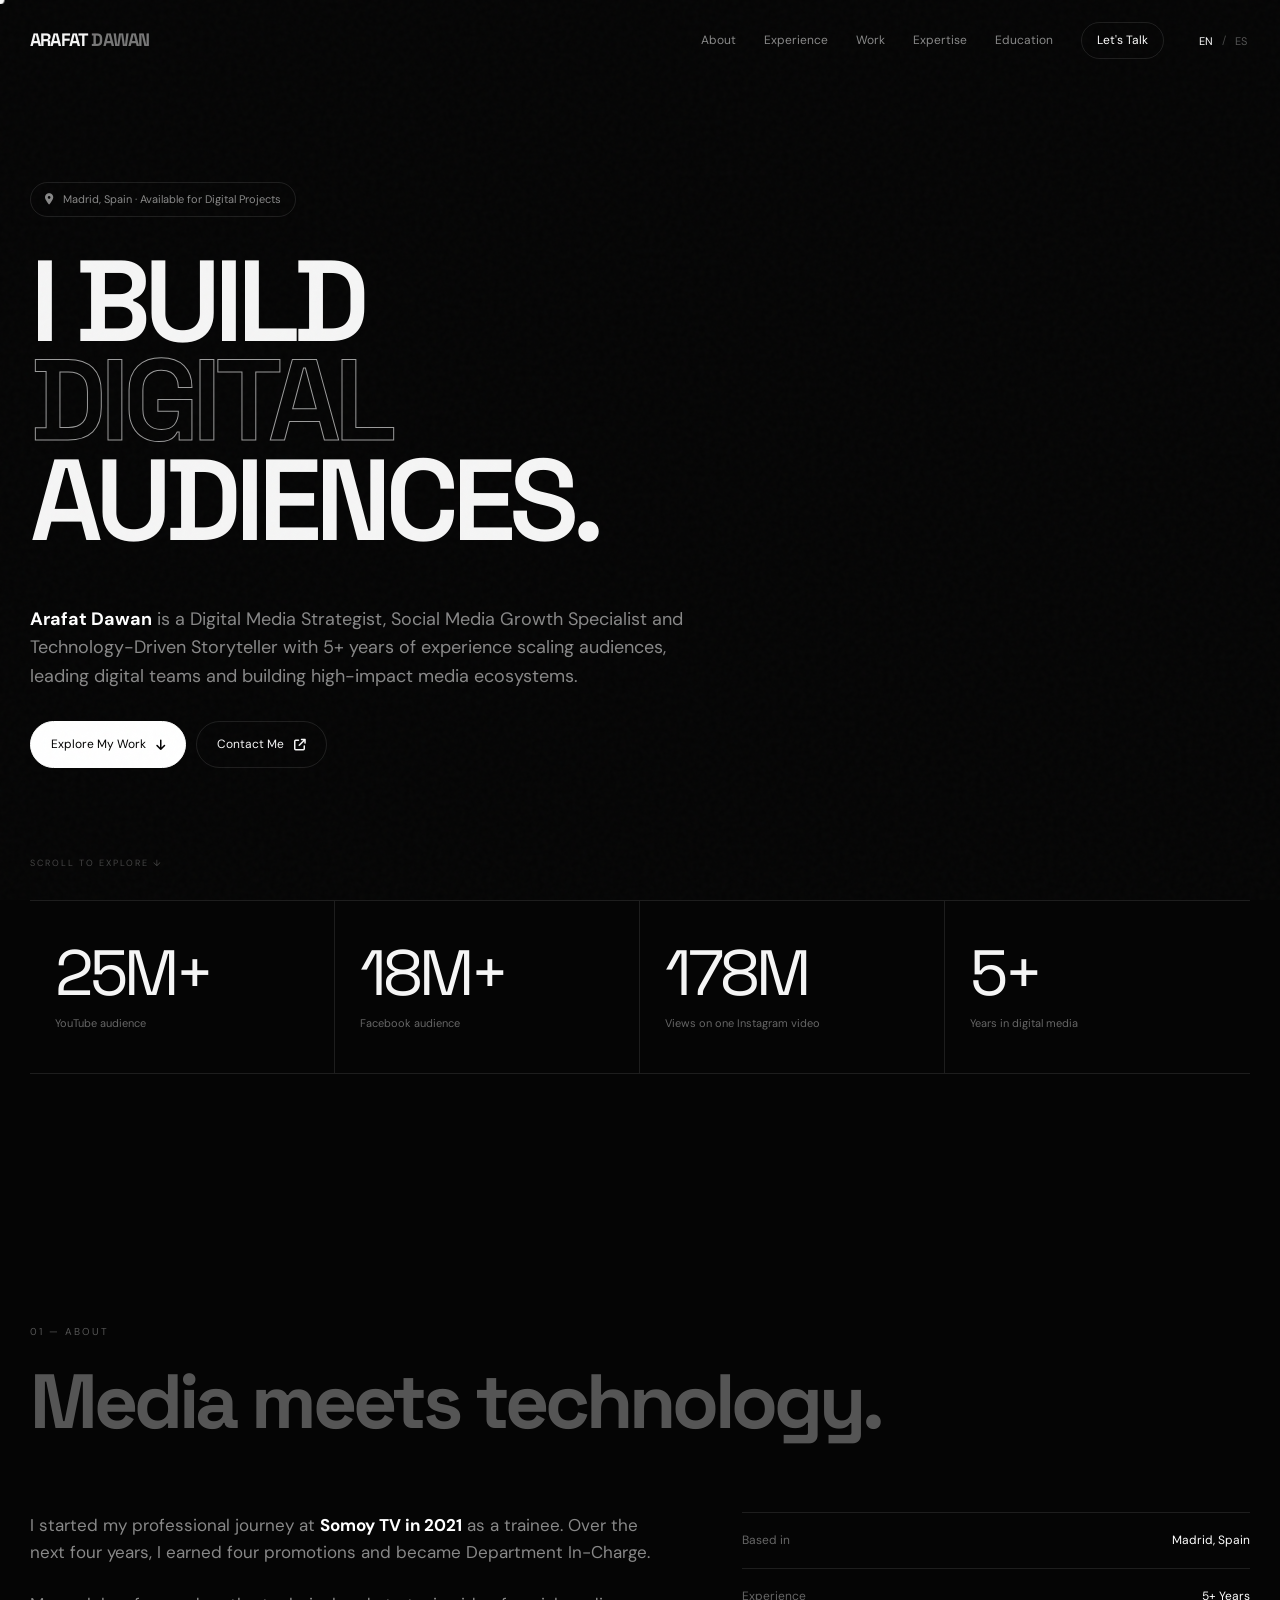
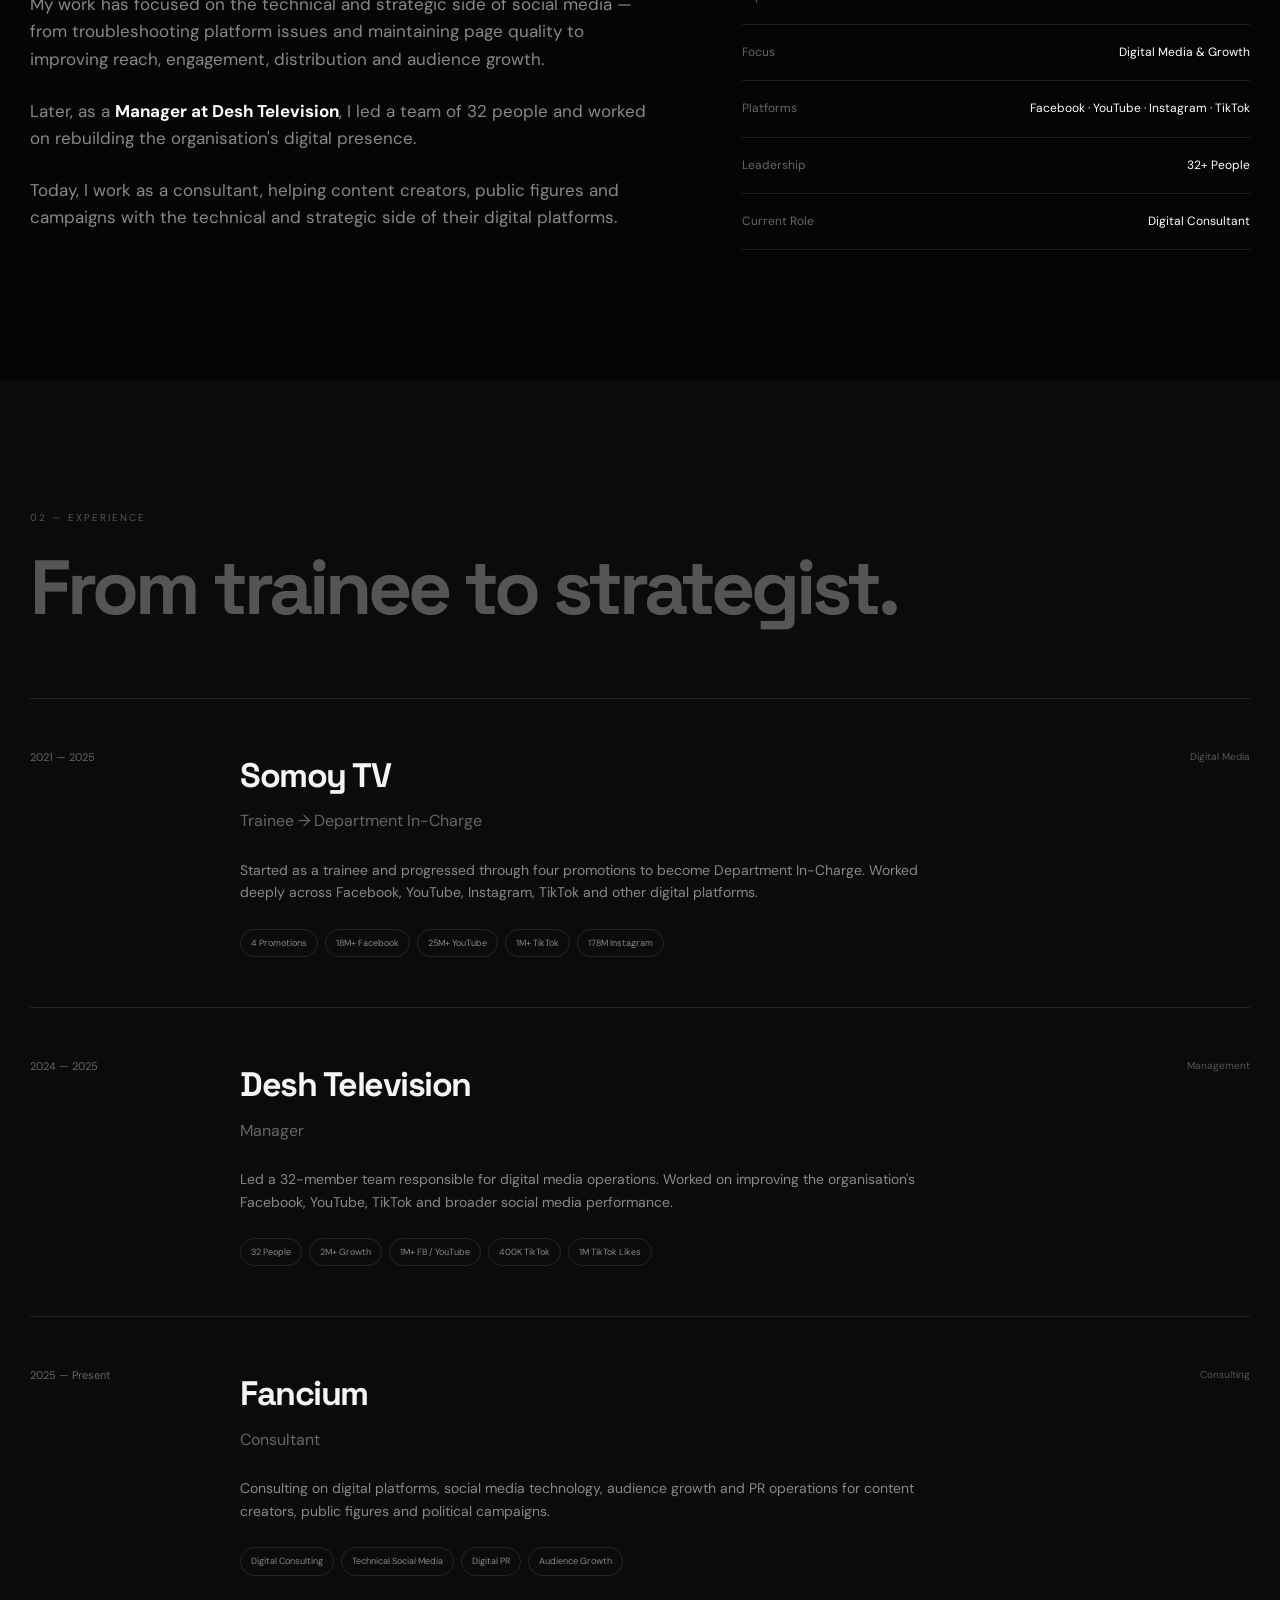
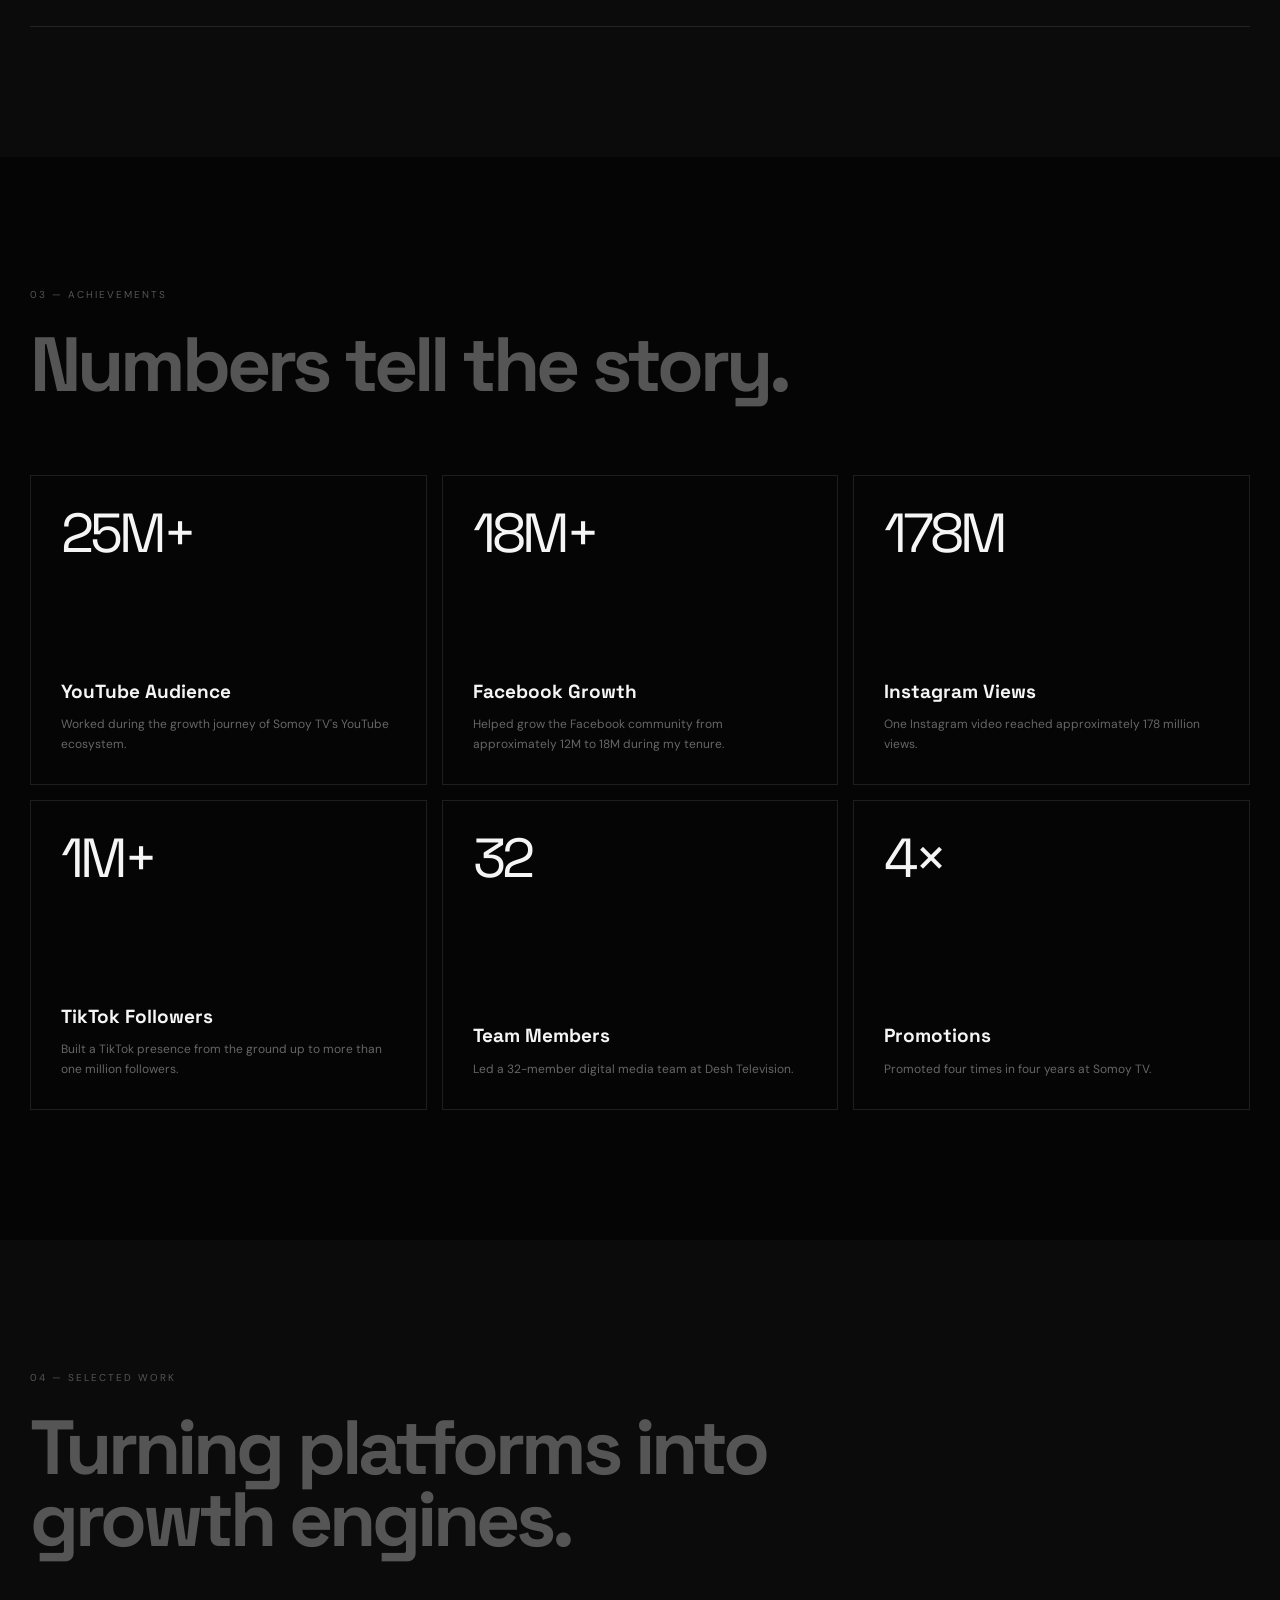
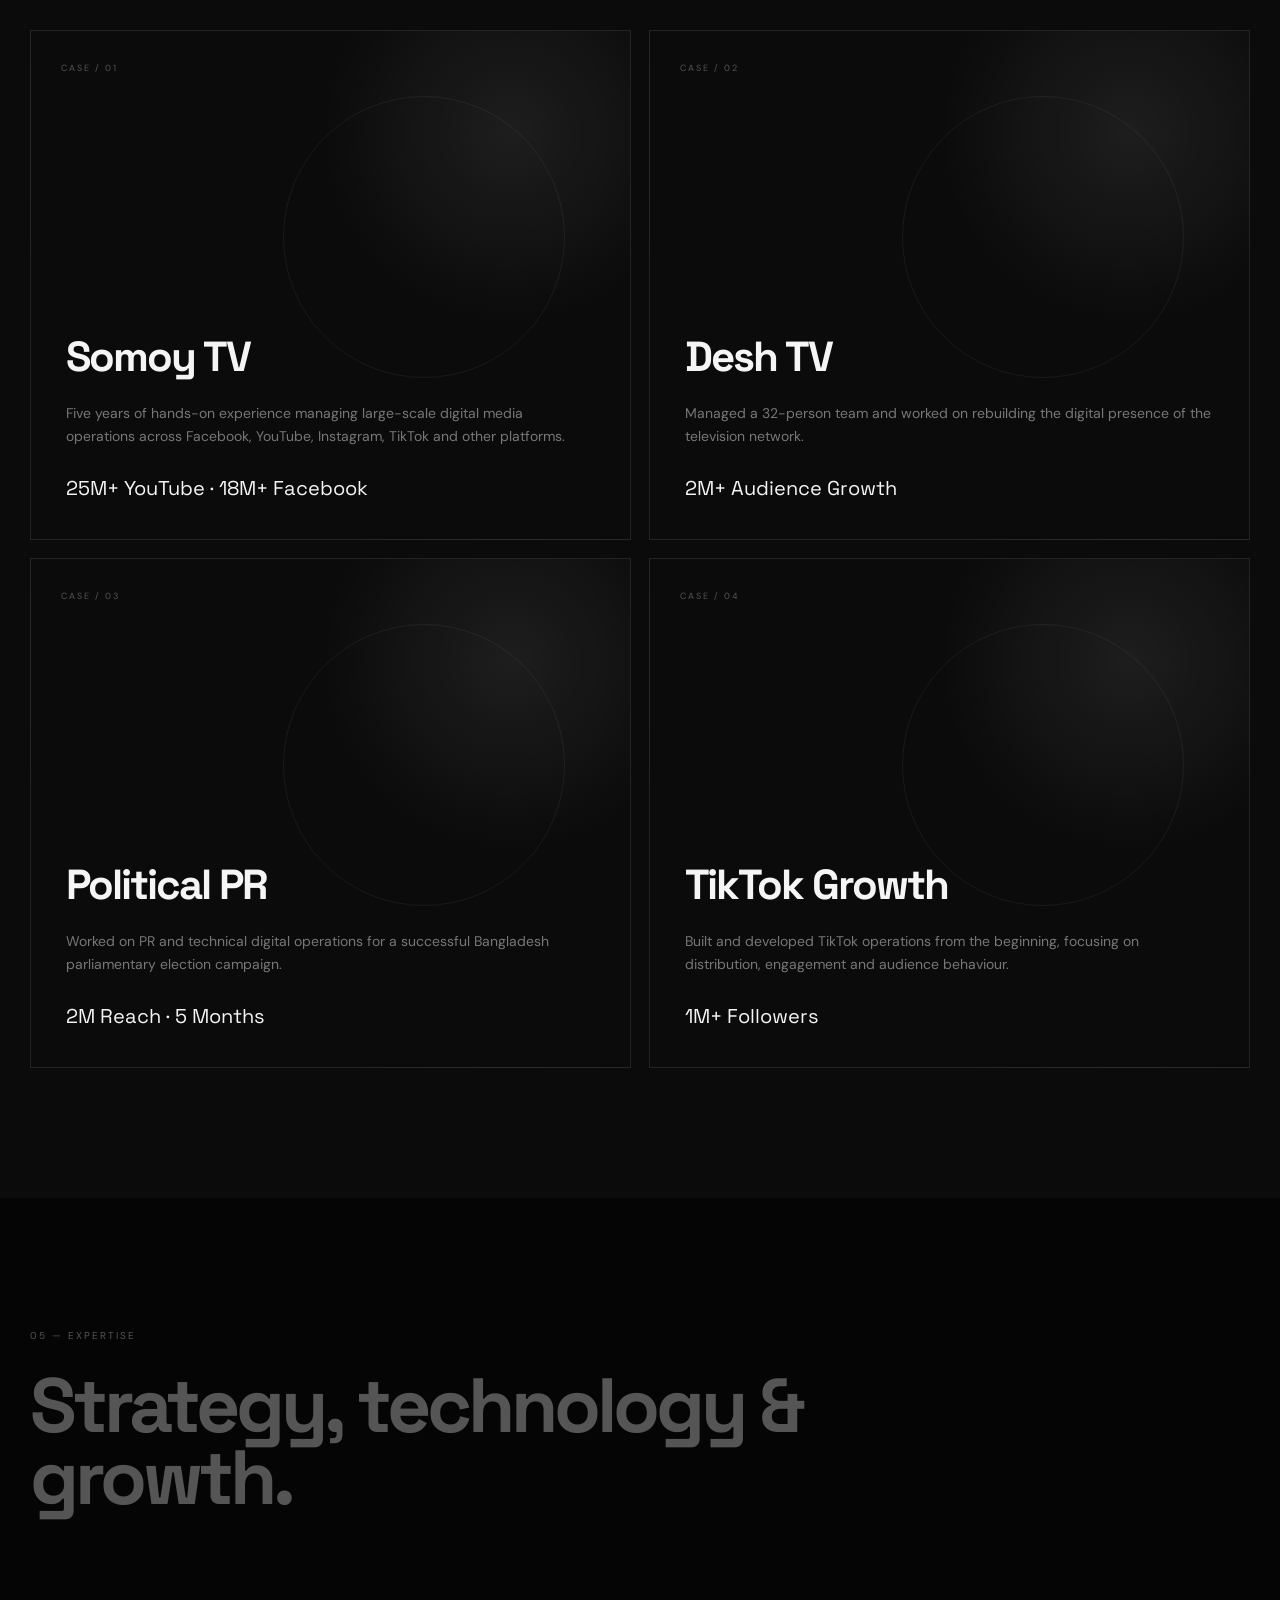
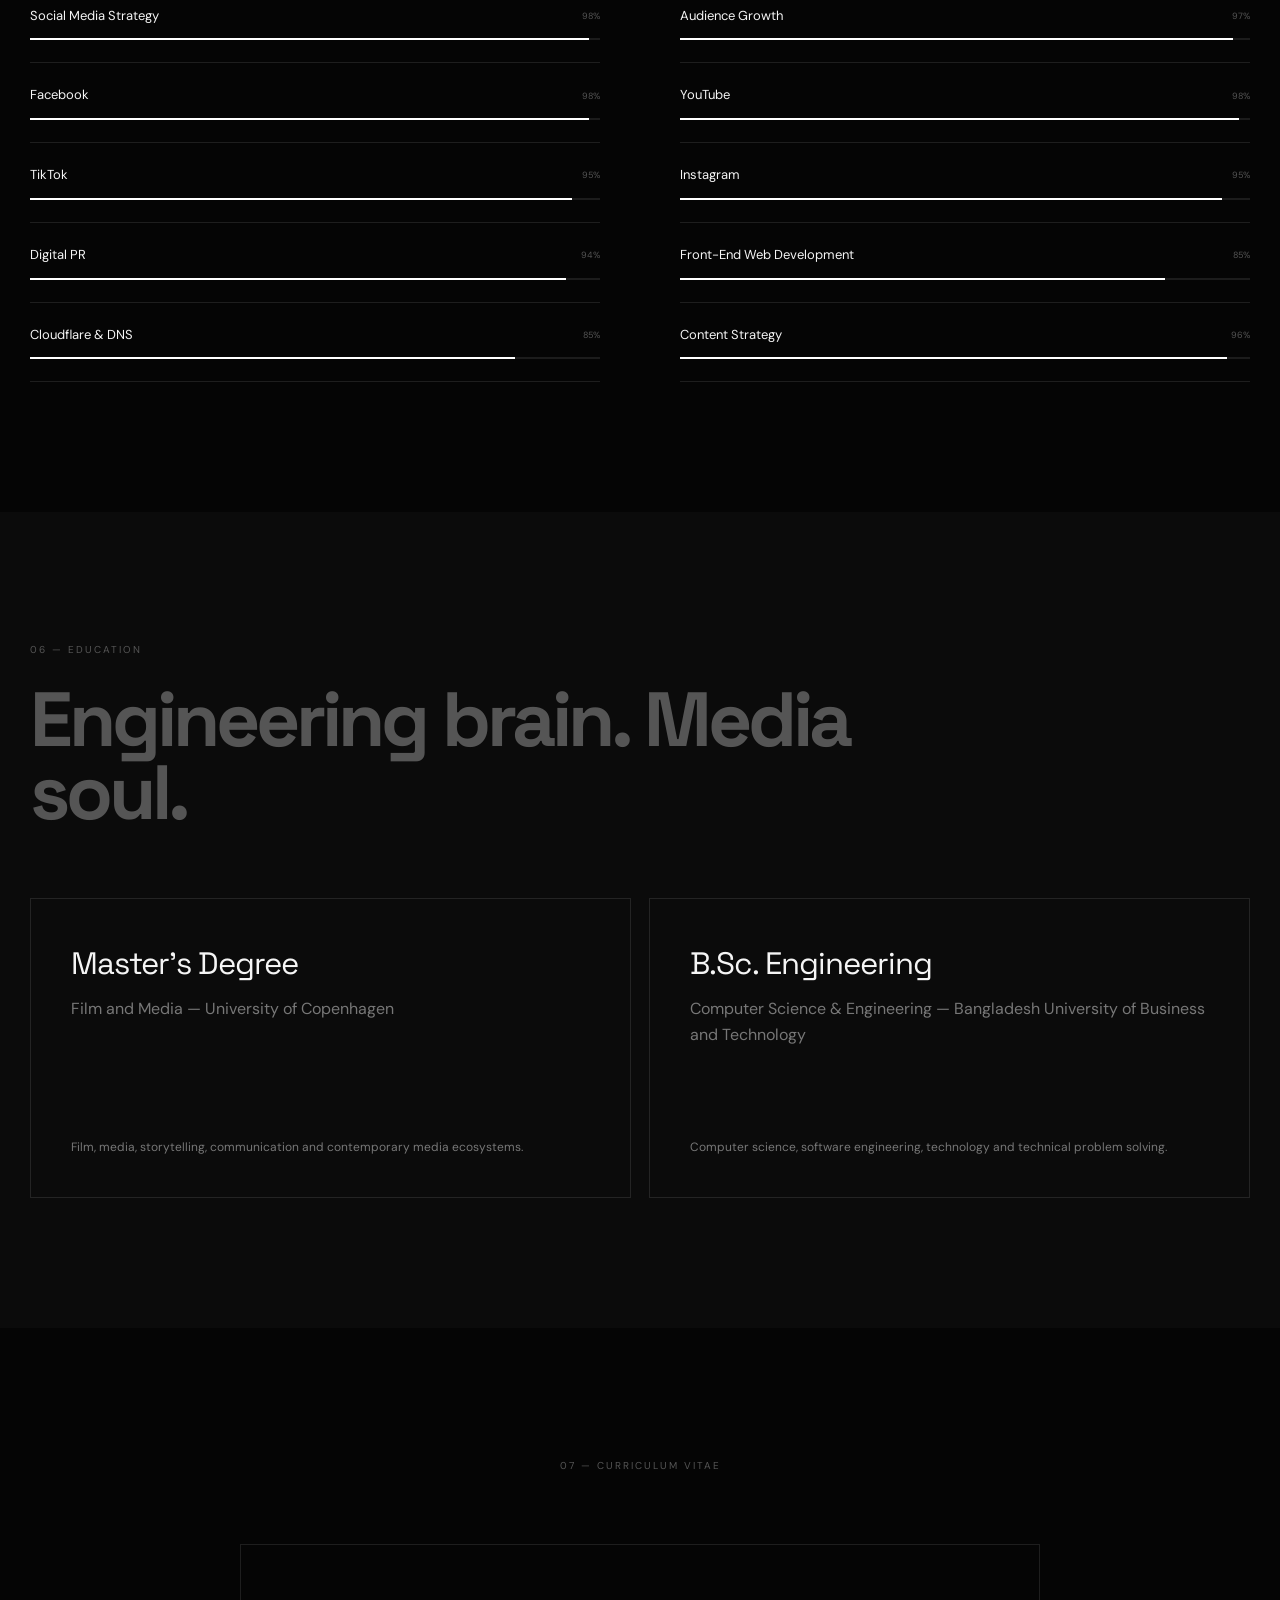
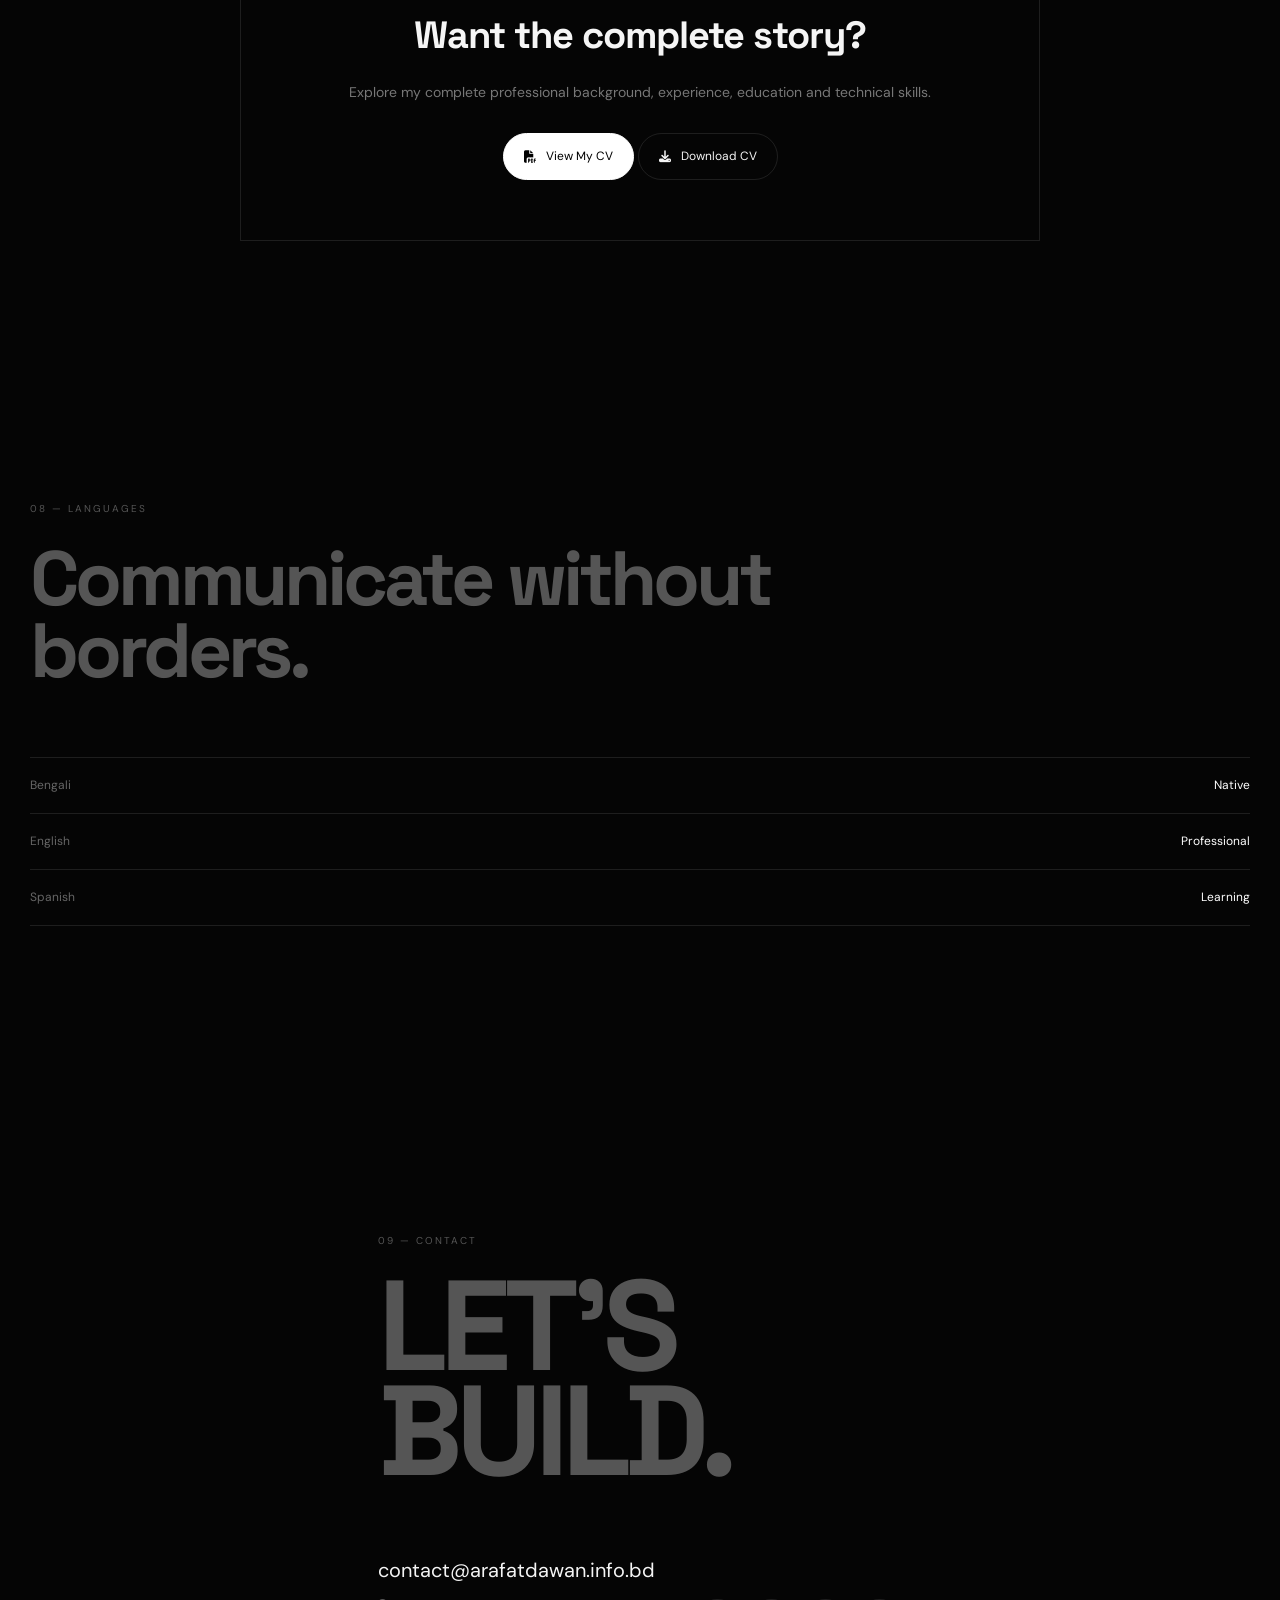
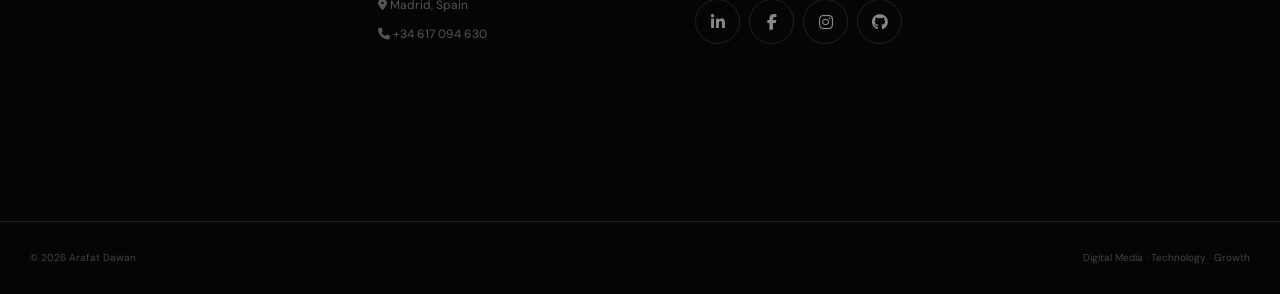
<file: index.html>
<!DOCTYPE html>
<html lang="en">
<head>

    <meta charset="UTF-8">

    <meta name="viewport"
          content="width=device-width, initial-scale=1.0">

    <title>Arafat Dawan — Digital Media Strategist</title>

    <meta name="description"
          content="Arafat Dawan — Digital Media Strategist, Social Media Growth Specialist and Technology-Driven Storyteller based in Madrid, Spain.">

    <meta name="author"
          content="Arafat Dawan">

    <meta name="theme-color"
          content="#050505">

    <link rel="canonical"
          href="https://arafatdawan.info.bd">

    <!-- =====================================================
         GOOGLE FONTS
    ====================================================== -->

    <link rel="preconnect"
          href="https://fonts.googleapis.com">

    <link rel="preconnect"
          href="https://fonts.gstatic.com"
          crossorigin>

    <link href="https://fonts.googleapis.com/css2?family=DM+Sans:wght@400;500;600;700&family=Space+Grotesk:wght@400;500;600;700&display=swap"
          rel="stylesheet">


    <!-- =====================================================
         FONT AWESOME
    ====================================================== -->

    <link rel="stylesheet"
          href="https://cdnjs.cloudflare.com/ajax/libs/font-awesome/6.5.2/css/all.min.css">


<style>

/* =========================================================
   VARIABLES
========================================================= */

:root {

    --bg: #050505;

    --surface: #0b0b0b;

    --surface-2: #101010;

    --white: #f5f5f5;

    --muted: #888;

    --dark-muted: #555;

    --border: rgba(255,255,255,.10);

    --max-width: 1280px;

}


/* =========================================================
   RESET
========================================================= */

* {

    margin: 0;

    padding: 0;

    box-sizing: border-box;

}


html {

    scroll-behavior: smooth;

}


body {

    background: var(--bg);

    color: var(--white);

    font-family: "DM Sans", sans-serif;

    line-height: 1.6;

    overflow-x: hidden;

}


a {

    color: inherit;

    text-decoration: none;

}


button {

    font-family: inherit;

}


::selection {

    background: white;

    color: black;

}


/* =========================================================
   NOISE
========================================================= */

body::before {

    content: "";

    position: fixed;

    inset: 0;

    pointer-events: none;

    z-index: 9999;

    opacity: .025;

    background-image:
        url("data:image/svg+xml,%3Csvg viewBox='0 0 180 180' xmlns='http://www.w3.org/2000/svg'%3E%3Cfilter id='n'%3E%3CfeTurbulence type='fractalNoise' baseFrequency='.9' numOctaves='4' stitchTiles='stitch'/%3E%3C/filter%3E%3Crect width='100%25' height='100%25' filter='url(%23n)'/%3E%3C/svg%3E");

}


/* =========================================================
   CURSOR
========================================================= */

.cursor {

    position: fixed;

    width: 9px;

    height: 9px;

    border-radius: 50%;

    background: white;

    pointer-events: none;

    z-index: 10000;

    transform: translate(-50%, -50%);

    mix-blend-mode: difference;

}


@media(max-width: 900px) {

    .cursor {

        display: none;

    }

}


/* =========================================================
   NAVBAR
========================================================= */

nav {

    position: fixed;

    top: 0;

    left: 0;

    width: 100%;

    z-index: 1000;

    padding: 22px 30px;

    transition: .4s ease;

}


nav.scrolled {

    background: rgba(5,5,5,.82);

    backdrop-filter: blur(20px);

    border-bottom: 1px solid var(--border);

}


.nav-inner {

    max-width: var(--max-width);

    margin: auto;

    display: flex;

    align-items: center;

    justify-content: space-between;

}


.logo {

    font-family: "Space Grotesk";

    font-size: 18px;

    font-weight: 700;

    letter-spacing: -.8px;

    white-space: nowrap;

}


.logo span {

    color: #777;

}


.nav-links {

    display: flex;

    align-items: center;

    gap: 28px;

}


.nav-links a {

    color: #888;

    font-size: 12px;

    transition: .3s;

}


.nav-links a:hover {

    color: white;

}


.nav-contact {

    border: 1px solid var(--border);

    padding: 8px 15px;

    border-radius: 100px;

    color: white !important;

}


.nav-contact:hover {

    background: white;

    color: black !important;

}


/* =========================================================
   LANGUAGE SWITCHER
========================================================= */

.language-switcher {

    display: flex;

    align-items: center;

    gap: 6px;

    margin-left: 4px;

    font-size: 11px;

}


.language-switcher span {

    color: #444;

}


.lang-btn {

    border: 0;

    background: transparent;

    color: #555;

    cursor: pointer;

    font-size: 11px;

    padding: 3px;

    transition: .3s;

}


.lang-btn:hover {

    color: white;

}


.lang-btn.active {

    color: white;

}


/* =========================================================
   MOBILE MENU BUTTON
========================================================= */

.menu-btn {

    display: none;

    background: none;

    border: 0;

    color: white;

    font-size: 21px;

    cursor: pointer;

}


/* =========================================================
   HERO
========================================================= */

.hero {

    min-height: 100vh;

    display: flex;

    align-items: center;

    position: relative;

    padding: 150px 30px 100px;

}


.hero-inner {

    width: 100%;

    max-width: var(--max-width);

    margin: auto;

}


.location {

    display: inline-flex;

    align-items: center;

    gap: 10px;

    padding: 8px 14px;

    border: 1px solid var(--border);

    border-radius: 100px;

    color: #888;

    font-size: 11px;

    margin-bottom: 35px;

}


.hero h1 {

    max-width: 1100px;

    font-family: "Space Grotesk";

    font-size: clamp(60px, 9vw, 135px);

    line-height: .86;

    letter-spacing: -7px;

    font-weight: 600;

}


.outline {

    color: transparent;

    -webkit-text-stroke: 1px rgba(255,255,255,.6);

}


.hero-sub {

    max-width: 670px;

    margin-top: 55px;

    color: #888;

    font-size: 18px;

}


.hero-sub strong {

    color: white;

}


.hero-buttons {

    display: flex;

    flex-wrap: wrap;

    gap: 10px;

    margin-top: 30px;

}


.btn {

    display: inline-flex;

    align-items: center;

    gap: 10px;

    padding: 13px 20px;

    border: 1px solid var(--border);

    border-radius: 100px;

    font-size: 12px;

    transition: .3s;

}


.btn-primary {

    background: white;

    color: black;

    border-color: white;

}


.btn-primary:hover {

    transform: translateY(-3px);

}


.btn:hover {

    background: #111;

}


.btn-primary:hover {

    background: white;

}


.scroll {

    position: absolute;

    left: 30px;

    bottom: 30px;

    color: #444;

    font-size: 9px;

    text-transform: uppercase;

    letter-spacing: 2px;

}


/* =========================================================
   STATS
========================================================= */

.stats {

    padding: 0 30px 120px;

}


.stats-grid {

    max-width: var(--max-width);

    margin: auto;

    display: grid;

    grid-template-columns: repeat(4,1fr);

    border-top: 1px solid var(--border);

    border-bottom: 1px solid var(--border);

}


.stat {

    padding: 40px 25px;

    border-right: 1px solid var(--border);

}


.stat:last-child {

    border-right: none;

}


.stat-number {

    font-family: "Space Grotesk";

    font-size: clamp(38px,5vw,65px);

    line-height: 1;

    letter-spacing: -4px;

}


.stat-label {

    margin-top: 10px;

    color: #666;

    font-size: 11px;

}


/* =========================================================
   SECTIONS
========================================================= */

section {

    padding: 130px 30px;

}


.container {

    max-width: var(--max-width);

    margin: auto;

}


.section-label {

    margin-bottom: 25px;

    color: #555;

    font-size: 10px;

    letter-spacing: 2px;

    text-transform: uppercase;

}


.section-title {

    max-width: 950px;

    font-family: "Space Grotesk";

    font-size: clamp(45px,6vw,82px);

    line-height: .94;

    letter-spacing: -4px;

}


.section-title span {

    color: #555;

}


/* =========================================================
   ABOUT
========================================================= */

.about-grid {

    display: grid;

    grid-template-columns: 1.1fr .9fr;

    gap: 90px;

    margin-top: 75px;

}


.about-text {

    max-width: 650px;

    color: #888;

    font-size: 17px;

}


.about-text p + p {

    margin-top: 25px;

}


.about-text strong {

    color: white;

}


.about-list {

    border-top: 1px solid var(--border);

}


.about-item {

    display: flex;

    align-items: center;

    justify-content: space-between;

    gap: 20px;

    padding: 18px 0;

    border-bottom: 1px solid var(--border);

    color: #666;

    font-size: 12px;

}


.about-item span:last-child {

    color: white;

    text-align: right;

}


/* =========================================================
   EXPERIENCE
========================================================= */

.experience {

    background: var(--surface);

}


.timeline {

    margin-top: 75px;

    border-top: 1px solid var(--border);

}


.job {

    display: grid;

    grid-template-columns: 170px 1fr 150px;

    gap: 40px;

    padding: 50px 0;

    border-bottom: 1px solid var(--border);

    transition: .4s;

}


.job:hover {

    background: rgba(255,255,255,.015);

    padding-left: 20px;

    padding-right: 20px;

}


.job-year {

    color: #666;

    font-size: 11px;

}


.job-title {

    font-family: "Space Grotesk";

    font-size: 34px;

    letter-spacing: -1.5px;

}


.job-company {

    color: #666;

    margin-top: 5px;

}


.job-description {

    max-width: 700px;

    color: #888;

    margin-top: 25px;

    font-size: 14px;

}


.job-tags {

    display: flex;

    flex-wrap: wrap;

    gap: 7px;

    margin-top: 25px;

}


.tag {

    padding: 6px 10px;

    border: 1px solid var(--border);

    border-radius: 100px;

    color: #888;

    font-size: 9px;

}


.job-type {

    text-align: right;

    color: #555;

    font-size: 10px;

}


/* =========================================================
   ACHIEVEMENTS
========================================================= */

.achievement-grid {

    display: grid;

    grid-template-columns: repeat(3,1fr);

    gap: 15px;

    margin-top: 75px;

}


.achievement {

    min-height: 310px;

    padding: 30px;

    border: 1px solid var(--border);

    display: flex;

    flex-direction: column;

    justify-content: space-between;

    transition: .4s;

}


.achievement:hover {

    background: #101010;

    transform: translateY(-7px);

}


.achievement-number {

    font-family: "Space Grotesk";

    font-size: 55px;

    line-height: 1;

    letter-spacing: -4px;

}


.achievement h3 {

    font-family: "Space Grotesk";

    font-size: 19px;

}


.achievement p {

    color: #666;

    font-size: 12px;

    margin-top: 8px;

}


/* =========================================================
   CASE STUDIES
========================================================= */

.cases {

    background: var(--surface);

}


.case-grid {

    display: grid;

    grid-template-columns: 1fr 1fr;

    gap: 18px;

    margin-top: 75px;

}


.case {

    min-height: 510px;

    padding: 35px;

    border: 1px solid var(--border);

    position: relative;

    overflow: hidden;

    display: flex;

    flex-direction: column;

    justify-content: flex-end;

    background:
        radial-gradient(
            circle at 80% 20%,
            rgba(255,255,255,.08),
            transparent 30%
        );

}


.case::before {

    content: "";

    position: absolute;

    width: 280px;

    height: 280px;

    top: 65px;

    right: 65px;

    border: 1px solid rgba(255,255,255,.06);

    border-radius: 50%;

}


.case-number {

    position: absolute;

    top: 30px;

    left: 30px;

    color: #555;

    font-size: 9px;

    letter-spacing: 2px;

}


.case h3 {

    position: relative;

    font-family: "Space Grotesk";

    font-size: 42px;

    letter-spacing: -2px;

}


.case p {

    position: relative;

    max-width: 530px;

    color: #777;

    margin-top: 12px;

    font-size: 14px;

}


.case-result {

    position: relative;

    margin-top: 25px;

    font-family: "Space Grotesk";

    font-size: 20px;

}


/* =========================================================
   EXPERTISE
========================================================= */

.skills {

    display: grid;

    grid-template-columns: 1fr 1fr;

    column-gap: 80px;

    margin-top: 70px;

}


.skill {

    padding: 22px 0;

    border-bottom: 1px solid var(--border);

}


.skill-top {

    display: flex;

    align-items: center;

    justify-content: space-between;

    margin-bottom: 12px;

}


.skill-name {

    font-size: 13px;

}


.skill-percent {

    color: #555;

    font-size: 9px;

}


.skill-bar {

    height: 2px;

    background: #1c1c1c;

}


.skill-progress {

    width: 0;

    height: 100%;

    background: white;

    transition: width 1.5s cubic-bezier(.16,1,.3,1);

}


/* =========================================================
   EDUCATION
========================================================= */

.education {

    background: var(--surface);

}


.education-grid {

    display: grid;

    grid-template-columns: 1fr 1fr;

    gap: 18px;

    margin-top: 70px;

}


.education-card {

    min-height: 300px;

    padding: 40px;

    border: 1px solid var(--border);

    display: flex;

    flex-direction: column;

    justify-content: space-between;

}


.degree {

    font-family: "Space Grotesk";

    font-size: 31px;

    letter-spacing: -1px;

}


.school {

    color: #777;

    margin-top: 8px;

}


.education-description {

    color: #777;

    font-size: 12px;

}


/* =========================================================
   CV
========================================================= */

.cv-section {

    text-align: center;

}


.cv-box {

    max-width: 800px;

    margin: 70px auto 0;

    padding: 60px 40px;

    border: 1px solid var(--border);

}


.cv-box h3 {

    font-family: "Space Grotesk";

    font-size: 38px;

    letter-spacing: -1px;

}


.cv-box p {

    max-width: 600px;

    margin: 15px auto 30px;

    color: #777;

    font-size: 14px;

}


/* =========================================================
   CONTACT
========================================================= */

.contact {

    min-height: 85vh;

    display: flex;

    align-items: center;

}


.contact-title {

    font-family: "Space Grotesk";

    font-size: clamp(65px,10vw,145px);

    line-height: .82;

    letter-spacing: -7px;

}


.contact-title span {

    color: #555;

}


.contact-bottom {

    display: flex;

    align-items: flex-end;

    justify-content: space-between;

    gap: 40px;

    margin-top: 70px;

}


.contact-info {

    display: flex;

    flex-direction: column;

    gap: 10px;

}


.contact-email {

    font-size: 20px;

}


.contact-location {

    color: #555;

    font-size: 12px;

}


.socials {

    display: flex;

    gap: 9px;

}


.social {

    width: 45px;

    height: 45px;

    display: grid;

    place-items: center;

    border: 1px solid var(--border);

    border-radius: 50%;

    color: #888;

    transition: .3s;

}


.social:hover {

    background: white;

    color: black;

    transform: translateY(-4px);

}


/* =========================================================
   FOOTER
========================================================= */

footer {

    padding: 28px 30px;

    border-top: 1px solid var(--border);

    color: #444;

    font-size: 10px;

}


.footer-inner {

    max-width: var(--max-width);

    margin: auto;

    display: flex;

    align-items: center;

    justify-content: space-between;

}


/* =========================================================
   REVEAL ANIMATION
========================================================= */

.reveal {

    opacity: 0;

    transform: translateY(35px);

    transition:
        opacity .9s ease,
        transform .9s cubic-bezier(.16,1,.3,1);

}


.reveal.active {

    opacity: 1;

    transform: translateY(0);

}


/* =========================================================
   RESPONSIVE
========================================================= */

@media(max-width: 900px) {

    nav {

        padding: 18px 20px;

    }


    .menu-btn {

        display: block;

    }


    .nav-links {

        position: fixed;

        top: 70px;

        left: 20px;

        right: 20px;

        display: none;

        flex-direction: column;

        align-items: flex-start;

        gap: 20px;

        padding: 25px;

        background: #101010;

        border: 1px solid var(--border);

        border-radius: 12px;

    }


    .nav-links.active {

        display: flex;

    }


    .language-switcher {

        margin-left: 0;

        margin-top: 5px;

    }


    .hero {

        padding-left: 20px;

        padding-right: 20px;

    }


    .hero h1 {

        letter-spacing: -4px;

    }


    section {

        padding-left: 20px;

        padding-right: 20px;

    }


    .stats {

        padding-left: 20px;

        padding-right: 20px;

    }


    .stats-grid {

        grid-template-columns: 1fr 1fr;

    }


    .stat:nth-child(2) {

        border-right: none;

    }


    .stat:nth-child(-n+2) {

        border-bottom: 1px solid var(--border);

    }


    .about-grid {

        grid-template-columns: 1fr;

        gap: 50px;

    }


    .job {

        grid-template-columns: 1fr;

        gap: 15px;

    }


    .job-type {

        text-align: left;

    }


    .achievement-grid {

        grid-template-columns: 1fr 1fr;

    }


    .skills {

        grid-template-columns: 1fr;

    }


    .education-grid {

        grid-template-columns: 1fr;

    }


    .contact-bottom {

        flex-direction: column;

        align-items: flex-start;

    }

}


@media(max-width: 600px) {

    .hero h1 {

        font-size: 58px;

    }


    .section-title {

        font-size: 46px;

    }


    .stats-grid {

        grid-template-columns: 1fr;

    }


    .stat {

        border-right: none;

        border-bottom: 1px solid var(--border);

    }


    .stat:last-child {

        border-bottom: none;

    }


    .achievement-grid {

        grid-template-columns: 1fr;

    }


    .case-grid {

        grid-template-columns: 1fr;

    }


    .case {

        min-height: 430px;

    }


    .case h3 {

        font-size: 34px;

    }


    .contact-title {

        font-size: 72px;

        letter-spacing: -4px;

    }


    .footer-inner {

        flex-direction: column;

        align-items: flex-start;

        gap: 10px;

    }

}

</style>

</head>


<body>


<!-- =====================================================
     CUSTOM CURSOR
====================================================== -->

<div class="cursor"></div>


<!-- =====================================================
     NAVIGATION
====================================================== -->

<nav id="navbar">

    <div class="nav-inner">


        <a href="#top"
           class="logo">

            ARAFAT<span> DAWAN</span>

        </a>


        <div class="nav-links"
             id="navLinks">


            <a href="#about"
               data-i18n="nav.about">
                About
            </a>


            <a href="#experience"
               data-i18n="nav.experience">
                Experience
            </a>


            <a href="#work"
               data-i18n="nav.work">
                Work
            </a>


            <a href="#expertise"
               data-i18n="nav.expertise">
                Expertise
            </a>


            <a href="#education"
               data-i18n="nav.education">
                Education
            </a>


            <a href="#contact"
               class="nav-contact"
               data-i18n="nav.contact">
                Let's Talk
            </a>


            <div class="language-switcher">

                <button class="lang-btn active"
                        data-lang="en">
                    EN
                </button>

                <span>/</span>

                <button class="lang-btn"
                        data-lang="es">
                    ES
                </button>

            </div>


        </div>


        <button class="menu-btn"
                id="menuBtn">

            <i class="fa-solid fa-bars"></i>

        </button>


    </div>

</nav>



<main id="top">


<!-- =====================================================
     HERO
====================================================== -->

<section class="hero">

    <div class="hero-inner">


        <div class="location reveal">

            <i class="fa-solid fa-location-dot"></i>

            <span data-i18n="hero.location">
                Madrid, Spain · Available for Digital Projects
            </span>

        </div>


        <h1 class="reveal">

            <span data-i18n="hero.title1">
                I BUILD
            </span>

            <br>

            <span class="outline"
                  data-i18n="hero.title2">
                DIGITAL
            </span>

            <br>

            <span data-i18n="hero.title3">
                AUDIENCES.
            </span>

        </h1>


        <div class="hero-sub reveal"
             data-i18n="hero.description">

            <strong>Arafat Dawan</strong> is a Digital Media
            Strategist, Social Media Growth Specialist and
            Technology-Driven Storyteller with 5+ years of
            experience scaling audiences, leading digital teams
            and building high-impact media ecosystems.

        </div>


        <div class="hero-buttons reveal">


            <a href="#work"
               class="btn btn-primary">

                <span data-i18n="hero.buttonWork">
                    Explore My Work
                </span>

                <i class="fa-solid fa-arrow-down"></i>

            </a>


            <a href="mailto:contact@arafatdawan.info.bd"
               class="btn">

                <span data-i18n="hero.buttonContact">
                    Contact Me
                </span>

                <i class="fa-solid fa-arrow-up-right-from-square"></i>

            </a>


        </div>


    </div>


    <div class="scroll"
         data-i18n="hero.scroll">

        Scroll to explore ↓

    </div>

</section>



<!-- =====================================================
     STATS
====================================================== -->

<section class="stats">

    <div class="stats-grid">


        <div class="stat reveal">

            <div class="stat-number">
                25M+
            </div>

            <div class="stat-label"
                 data-i18n="stats.youtube">

                YouTube audience

            </div>

        </div>


        <div class="stat reveal">

            <div class="stat-number">
                18M+
            </div>

            <div class="stat-label"
                 data-i18n="stats.facebook">

                Facebook audience

            </div>

        </div>


        <div class="stat reveal">

            <div class="stat-number">
                178M
            </div>

            <div class="stat-label"
                 data-i18n="stats.instagram">

                Views on one Instagram video

            </div>

        </div>


        <div class="stat reveal">

            <div class="stat-number">
                5+
            </div>

            <div class="stat-label"
                 data-i18n="stats.experience">

                Years in digital media

            </div>

        </div>


    </div>

</section>



<!-- =====================================================
     ABOUT
====================================================== -->

<section id="about">

    <div class="container">


        <div class="section-label reveal"
             data-i18n="about.label">

            01 — About

        </div>


        <h2 class="section-title reveal">

            <span data-i18n="about.title1">
                Media meets
            </span>

            <span data-i18n="about.title2">
                technology.
            </span>

        </h2>


        <div class="about-grid">


            <div class="about-text reveal">


                <p data-i18n="about.p1">

                    I started my professional journey at
                    <strong>Somoy TV in 2021</strong> as a trainee.
                    Over the next four years, I earned four promotions
                    and became Department In-Charge.

                </p>


                <p data-i18n="about.p2">

                    My work has focused on the technical and strategic
                    side of social media — from troubleshooting platform
                    issues and maintaining page quality to improving
                    reach, engagement, distribution and audience growth.

                </p>


                <p data-i18n="about.p3">

                    Later, as a <strong>Manager at Desh Television</strong>,
                    I led a team of 32 people and worked on rebuilding
                    the organisation's digital presence.

                </p>


                <p data-i18n="about.p4">

                    Today, I work as a consultant, helping content creators,
                    public figures and campaigns with the technical and
                    strategic side of their digital platforms.

                </p>


            </div>


            <div class="about-list reveal">


                <div class="about-item">

                    <span data-i18n="about.info.location">
                        Based in
                    </span>

                    <span>
                        Madrid, Spain
                    </span>

                </div>


                <div class="about-item">

                    <span data-i18n="about.info.experience">
                        Experience
                    </span>

                    <span>
                        5+ Years
                    </span>

                </div>


                <div class="about-item">

                    <span data-i18n="about.info.focus">
                        Focus
                    </span>

                    <span data-i18n="about.info.focusValue">
                        Digital Media & Growth
                    </span>

                </div>


                <div class="about-item">

                    <span data-i18n="about.info.platforms">
                        Platforms
                    </span>

                    <span>
                        Facebook · YouTube · Instagram · TikTok
                    </span>

                </div>


                <div class="about-item">

                    <span data-i18n="about.info.leadership">
                        Leadership
                    </span>

                    <span>
                        32+ People
                    </span>

                </div>


                <div class="about-item">

                    <span data-i18n="about.info.role">
                        Current Role
                    </span>

                    <span data-i18n="about.info.roleValue">
                        Digital Consultant
                    </span>

                </div>


            </div>

        </div>

    </div>

</section>



<!-- =====================================================
     EXPERIENCE
====================================================== -->

<section id="experience"
         class="experience">

    <div class="container">


        <div class="section-label reveal"
             data-i18n="experience.label">

            02 — Experience

        </div>


        <h2 class="section-title reveal">

            <span data-i18n="experience.title1">
                From trainee
            </span>

            <span data-i18n="experience.title2">
                to strategist.
            </span>

        </h2>


        <div class="timeline">


            <!-- SOMOY TV -->

            <article class="job reveal">


                <div class="job-year">

                    2021 — 2025

                </div>


                <div>


                    <h3 class="job-title">
                        Somoy TV
                    </h3>


                    <div class="job-company"
                         data-i18n="jobs.somoy.position">

                        Trainee → Department In-Charge

                    </div>


                    <p class="job-description"
                       data-i18n="jobs.somoy.description">

                        Started as a trainee and progressed through
                        four promotions to become Department In-Charge.
                        Worked deeply across Facebook, YouTube,
                        Instagram, TikTok and other digital platforms.

                    </p>


                    <div class="job-tags">


                        <span class="tag"
                              data-i18n="jobs.somoy.tag1">
                            4 Promotions
                        </span>


                        <span class="tag">
                            18M+ Facebook
                        </span>


                        <span class="tag">
                            25M+ YouTube
                        </span>


                        <span class="tag">
                            1M+ TikTok
                        </span>


                        <span class="tag">
                            178M Instagram
                        </span>


                    </div>


                </div>


                <div class="job-type"
                     data-i18n="jobs.digitalMedia">

                    Digital Media

                </div>


            </article>



            <!-- DESH TV -->

            <article class="job reveal">


                <div class="job-year">

                    2024 — 2025

                </div>


                <div>


                    <h3 class="job-title">
                        Desh Television
                    </h3>


                    <div class="job-company"
                         data-i18n="jobs.desh.position">

                        Manager

                    </div>


                    <p class="job-description"
                       data-i18n="jobs.desh.description">

                        Led a 32-member team responsible for digital
                        media operations. Worked on improving the
                        organisation's Facebook, YouTube, TikTok and
                        broader social media performance.

                    </p>


                    <div class="job-tags">


                        <span class="tag">
                            32 People
                        </span>


                        <span class="tag">
                            2M+ Growth
                        </span>


                        <span class="tag">
                            1M+ FB / YouTube
                        </span>


                        <span class="tag">
                            400K TikTok
                        </span>


                        <span class="tag">
                            1M TikTok Likes
                        </span>


                    </div>


                </div>


                <div class="job-type"
                     data-i18n="jobs.management">

                    Management

                </div>


            </article>



            <!-- FANCIUM -->

            <article class="job reveal">


                <div class="job-year">

                    2025 — Present

                </div>


                <div>


                    <h3 class="job-title">
                        Fancium
                    </h3>


                    <div class="job-company"
                         data-i18n="jobs.fancium.position">

                        Consultant

                    </div>


                    <p class="job-description"
                       data-i18n="jobs.fancium.description">

                        Consulting on digital platforms, social media
                        technology, audience growth and PR operations
                        for content creators, public figures and
                        political campaigns.

                    </p>


                    <div class="job-tags">


                        <span class="tag"
                              data-i18n="jobs.fancium.tag1">
                            Digital Consulting
                        </span>


                        <span class="tag"
                              data-i18n="jobs.fancium.tag2">
                            Technical Social Media
                        </span>


                        <span class="tag"
                              data-i18n="jobs.fancium.tag3">
                            Digital PR
                        </span>


                        <span class="tag"
                              data-i18n="jobs.fancium.tag4">
                            Audience Growth
                        </span>


                    </div>


                </div>


                <div class="job-type"
                     data-i18n="jobs.consulting">

                    Consulting

                </div>


            </article>


        </div>

    </div>

</section>



<!-- =====================================================
     ACHIEVEMENTS
====================================================== -->

<section>

    <div class="container">


        <div class="section-label reveal"
             data-i18n="achievements.label">

            03 — Achievements

        </div>


        <h2 class="section-title reveal">

            <span data-i18n="achievements.title1">
                Numbers tell
            </span>

            <span data-i18n="achievements.title2">
                the story.
            </span>

        </h2>


        <div class="achievement-grid">


            <div class="achievement reveal">


                <div class="achievement-number">
                    25M+
                </div>


                <div>

                    <h3 data-i18n="achievements.youtube.title">
                        YouTube Audience
                    </h3>

                    <p data-i18n="achievements.youtube.text">

                        Worked during the growth journey of
                        Somoy TV's YouTube ecosystem.

                    </p>

                </div>


            </div>



            <div class="achievement reveal">


                <div class="achievement-number">
                    18M+
                </div>


                <div>

                    <h3 data-i18n="achievements.facebook.title">
                        Facebook Growth
                    </h3>

                    <p data-i18n="achievements.facebook.text">

                        Helped grow the Facebook community from
                        approximately 12M to 18M during my tenure.

                    </p>

                </div>


            </div>



            <div class="achievement reveal">


                <div class="achievement-number">
                    178M
                </div>


                <div>

                    <h3 data-i18n="achievements.instagram.title">
                        Instagram Views
                    </h3>

                    <p data-i18n="achievements.instagram.text">

                        One Instagram video reached approximately
                        178 million views.

                    </p>

                </div>


            </div>



            <div class="achievement reveal">


                <div class="achievement-number">
                    1M+
                </div>


                <div>

                    <h3 data-i18n="achievements.tiktok.title">
                        TikTok Followers
                    </h3>

                    <p data-i18n="achievements.tiktok.text">

                        Built a TikTok presence from the ground up
                        to more than one million followers.

                    </p>

                </div>


            </div>



            <div class="achievement reveal">


                <div class="achievement-number">
                    32
                </div>


                <div>

                    <h3 data-i18n="achievements.team.title">
                        Team Members
                    </h3>

                    <p data-i18n="achievements.team.text">

                        Led a 32-member digital media team at
                        Desh Television.

                    </p>

                </div>


            </div>



            <div class="achievement reveal">


                <div class="achievement-number">
                    4×
                </div>


                <div>

                    <h3 data-i18n="achievements.promotions.title">
                        Promotions
                    </h3>

                    <p data-i18n="achievements.promotions.text">

                        Promoted four times in four years at
                        Somoy TV.

                    </p>

                </div>


            </div>


        </div>

    </div>

</section>



<!-- =====================================================
     SELECTED WORK
====================================================== -->

<section id="work"
         class="cases">

    <div class="container">


        <div class="section-label reveal"
             data-i18n="work.label">

            04 — Selected Work

        </div>


        <h2 class="section-title reveal">

            <span data-i18n="work.title1">
                Turning platforms
            </span>

            <span data-i18n="work.title2">
                into growth engines.
            </span>

        </h2>


        <div class="case-grid">


            <!-- CASE 1 -->

            <article class="case reveal">


                <span class="case-number">
                    CASE / 01
                </span>


                <div>


                    <h3>
                        Somoy TV
                    </h3>


                    <p data-i18n="cases.somoy.text">

                        Five years of hands-on experience managing
                        large-scale digital media operations across
                        Facebook, YouTube, Instagram, TikTok and
                        other platforms.

                    </p>


                    <div class="case-result">

                        25M+ YouTube · 18M+ Facebook

                    </div>


                </div>


            </article>



            <!-- CASE 2 -->

            <article class="case reveal">


                <span class="case-number">
                    CASE / 02
                </span>


                <div>


                    <h3>
                        Desh TV
                    </h3>


                    <p data-i18n="cases.desh.text">

                        Managed a 32-person team and worked on
                        rebuilding the digital presence of the
                        television network.

                    </p>


                    <div class="case-result"
                         data-i18n="cases.desh.result">

                        2M+ Audience Growth

                    </div>


                </div>


            </article>



            <!-- CASE 3 -->

            <article class="case reveal">


                <span class="case-number">
                    CASE / 03
                </span>


                <div>


                    <h3 data-i18n="cases.political.title">
                        Political PR
                    </h3>


                    <p data-i18n="cases.political.text">

                        Worked on PR and technical digital operations
                        for a successful Bangladesh parliamentary
                        election campaign.

                    </p>


                    <div class="case-result"
                         data-i18n="cases.political.result">

                        2M Reach · 5 Months

                    </div>


                </div>


            </article>



            <!-- CASE 4 -->

            <article class="case reveal">


                <span class="case-number">
                    CASE / 04
                </span>


                <div>


                    <h3 data-i18n="cases.tiktok.title">
                        TikTok Growth
                    </h3>


                    <p data-i18n="cases.tiktok.text">

                        Built and developed TikTok operations from
                        the beginning, focusing on distribution,
                        engagement and audience behaviour.

                    </p>


                    <div class="case-result">

                        1M+ Followers

                    </div>


                </div>


            </article>


        </div>

    </div>

</section>



<!-- =====================================================
     EXPERTISE
====================================================== -->

<section id="expertise">

    <div class="container">


        <div class="section-label reveal"
             data-i18n="expertise.label">

            05 — Expertise

        </div>


        <h2 class="section-title reveal">

            <span data-i18n="expertise.title1">
                Strategy,
            </span>

            <span data-i18n="expertise.title2">
                technology & growth.
            </span>

        </h2>


        <div class="skills">


            <div class="skill reveal">

                <div class="skill-top">

                    <span class="skill-name"
                          data-i18n="skills.social">
                        Social Media Strategy
                    </span>

                    <span class="skill-percent">
                        98%
                    </span>

                </div>

                <div class="skill-bar">

                    <div class="skill-progress"
                         data-width="98%">
                    </div>

                </div>

            </div>



            <div class="skill reveal">

                <div class="skill-top">

                    <span class="skill-name"
                          data-i18n="skills.growth">
                        Audience Growth
                    </span>

                    <span class="skill-percent">
                        97%
                    </span>

                </div>

                <div class="skill-bar">

                    <div class="skill-progress"
                         data-width="97%">
                    </div>

                </div>

            </div>



            <div class="skill reveal">

                <div class="skill-top">

                    <span class="skill-name">
                        Facebook
                    </span>

                    <span class="skill-percent">
                        98%
                    </span>

                </div>

                <div class="skill-bar">

                    <div class="skill-progress"
                         data-width="98%">
                    </div>

                </div>

            </div>



            <div class="skill reveal">

                <div class="skill-top">

                    <span class="skill-name">
                        YouTube
                    </span>

                    <span class="skill-percent">
                        98%
                    </span>

                </div>

                <div class="skill-bar">

                    <div class="skill-progress"
                         data-width="98%">
                    </div>

                </div>

            </div>



            <div class="skill reveal">

                <div class="skill-top">

                    <span class="skill-name">
                        TikTok
                    </span>

                    <span class="skill-percent">
                        95%
                    </span>

                </div>

                <div class="skill-bar">

                    <div class="skill-progress"
                         data-width="95%">
                    </div>

                </div>

            </div>



            <div class="skill reveal">

                <div class="skill-top">

                    <span class="skill-name">
                        Instagram
                    </span>

                    <span class="skill-percent">
                        95%
                    </span>

                </div>

                <div class="skill-bar">

                    <div class="skill-progress"
                         data-width="95%">
                    </div>

                </div>

            </div>



            <div class="skill reveal">

                <div class="skill-top">

                    <span class="skill-name"
                          data-i18n="skills.pr">
                        Digital PR
                    </span>

                    <span class="skill-percent">
                        94%
                    </span>

                </div>

                <div class="skill-bar">

                    <div class="skill-progress"
                         data-width="94%">
                    </div>

                </div>

            </div>



            <div class="skill reveal">

                <div class="skill-top">

                    <span class="skill-name"
                          data-i18n="skills.web">
                        Front-End Web Development
                    </span>

                    <span class="skill-percent">
                        85%
                    </span>

                </div>

                <div class="skill-bar">

                    <div class="skill-progress"
                         data-width="85%">
                    </div>

                </div>

            </div>



            <div class="skill reveal">

                <div class="skill-top">

                    <span class="skill-name"
                          data-i18n="skills.cloudflare">
                        Cloudflare & DNS
                    </span>

                    <span class="skill-percent">
                        85%
                    </span>

                </div>

                <div class="skill-bar">

                    <div class="skill-progress"
                         data-width="85%">
                    </div>

                </div>

            </div>



            <div class="skill reveal">

                <div class="skill-top">

                    <span class="skill-name"
                          data-i18n="skills.content">
                        Content Strategy
                    </span>

                    <span class="skill-percent">
                        96%
                    </span>

                </div>

                <div class="skill-bar">

                    <div class="skill-progress"
                         data-width="96%">
                    </div>

                </div>

            </div>


        </div>

    </div>

</section>



<!-- =====================================================
     EDUCATION
====================================================== -->

<section id="education"
         class="education">

    <div class="container">


        <div class="section-label reveal"
             data-i18n="education.label">

            06 — Education

        </div>


        <h2 class="section-title reveal">

            <span data-i18n="education.title1">
                Engineering brain.
            </span>

            <span data-i18n="education.title2">
                Media soul.
            </span>

        </h2>


        <div class="education-grid">


            <div class="education-card reveal">


                <div>


                    <div class="degree"
                         data-i18n="education.master">

                        Master's Degree

                    </div>


                    <div class="school">

                        Film and Media —
                        University of Copenhagen

                    </div>


                </div>


                <div class="education-description"
                     data-i18n="education.masterText">

                    Film, media, storytelling, communication and
                    contemporary media ecosystems.

                </div>


            </div>



            <div class="education-card reveal">


                <div>


                    <div class="degree"
                         data-i18n="education.bachelor">

                        B.Sc. Engineering

                    </div>


                    <div class="school">

                        Computer Science & Engineering —
                        Bangladesh University of Business and Technology

                    </div>


                </div>


                <div class="education-description"
                     data-i18n="education.bachelorText">

                    Computer science, software engineering,
                    technology and technical problem solving.

                </div>


            </div>


        </div>

    </div>

</section>



<!-- =====================================================
     CV
====================================================== -->

<section class="cv-section">

    <div class="container">


        <div class="section-label reveal"
             data-i18n="cv.label">

            07 — Curriculum Vitae

        </div>


        <div class="cv-box reveal">


            <h3 data-i18n="cv.title">

                Want the complete story?

            </h3>


            <p data-i18n="cv.text">

                Explore my complete professional background,
                experience, education and technical skills.

            </p>


            <!-- CHANGE cv.pdf TO YOUR ACTUAL FILE -->

            <!-- View CV -->
<a href="assets/Arafat_Dawan_CV.pdf"
   target="_blank"
   class="btn btn-primary">

    <i class="fa-solid fa-file-pdf"></i>

    <span data-i18n="cv.view">
        View My CV
    </span>

</a>

<!-- Download CV -->
<a href="assets/Arafat_Dawan_CV.pdf"
   download
   class="btn">

    <i class="fa-solid fa-download"></i>

    <span data-i18n="cv.download">
        Download CV
    </span>

</a>

            </a>


        </div>

    </div>

</section>



<!-- =====================================================
     LANGUAGES
====================================================== -->

<section>

    <div class="container">


        <div class="section-label reveal"
             data-i18n="languages.label">

            08 — Languages

        </div>


        <h2 class="section-title reveal">

            <span data-i18n="languages.title1">
                Communicate
            </span>

            <span data-i18n="languages.title2">
                without borders.
            </span>

        </h2>


        <div class="about-list"
             style="margin-top:70px;">


            <div class="about-item reveal">

                <span data-i18n="languages.bengali">
                    Bengali
                </span>

                <span data-i18n="languages.native">
                    Native
                </span>

            </div>


            <div class="about-item reveal">

                <span>
                    English
                </span>

                <span data-i18n="languages.professional">
                    Professional
                </span>

            </div>


            <div class="about-item reveal">

                <span>
                    Spanish
                </span>

                <span data-i18n="languages.learning">
                    Learning
                </span>

            </div>


        </div>

    </div>

</section>



<!-- =====================================================
     CONTACT
====================================================== -->

<section id="contact"
         class="contact">

    <div class="container">


        <div class="section-label reveal"
             data-i18n="contact.label">

            09 — Contact

        </div>


        <h2 class="contact-title reveal">

            <span data-i18n="contact.title1">
                LET'S
            </span>

            <br>

            <span data-i18n="contact.title2">
                BUILD.
            </span>

        </h2>


        <div class="contact-bottom reveal">


            <div class="contact-info">


                <a href="mailto:contact@arafatdawan.info.bd"
                   class="contact-email">

                    contact@arafatdawan.info.bd

                </a>


                <div class="contact-location">

                    <i class="fa-solid fa-location-dot"></i>

                    Madrid, Spain

                </div>


                <a href="tel:+34617094630"
                   class="contact-location">

                    <i class="fa-solid fa-phone"></i>

                    +34 617 094 630

                </a>


            </div>


            <div class="socials">


                <a href="https://linkedin.com/in/arafatdawan"
                   target="_blank"
                   rel="noopener"
                   class="social"
                   aria-label="LinkedIn">

                    <i class="fa-brands fa-linkedin-in"></i>

                </a>


                <a href="https://facebook.com/ap.dawan"
                   target="_blank"
                   rel="noopener"
                   class="social"
                   aria-label="Facebook">

                    <i class="fa-brands fa-facebook-f"></i>

                </a>


                <a href="https://instagram.com/premdawan"
                   target="_blank"
                   rel="noopener"
                   class="social"
                   aria-label="Instagram">

                    <i class="fa-brands fa-instagram"></i>

                </a>


                <a href="https://github.com/arafatdawan"
                   target="_blank"
                   rel="noopener"
                   class="social"
                   aria-label="GitHub">

                    <i class="fa-brands fa-github"></i>

                </a>


            </div>


        </div>

    </div>

</section>


</main>



<!-- =====================================================
     FOOTER
====================================================== -->

<footer>

    <div class="footer-inner">


        <span>
            © <span id="year"></span> Arafat Dawan
        </span>


        <span data-i18n="footer.text">

            Digital Media · Technology · Growth

        </span>


    </div>

</footer>



<script>

/* =========================================================
   TRANSLATIONS
========================================================= */

const translations = {

    en: {

        "nav.about": "About",

        "nav.experience": "Experience",

        "nav.work": "Work",

        "nav.expertise": "Expertise",

        "nav.education": "Education",

        "nav.contact": "Let's Talk",


        "hero.location":
            "Madrid, Spain · Available for Digital Projects",

        "hero.title1":
            "I BUILD",

        "hero.title2":
            "DIGITAL",

        "hero.title3":
            "AUDIENCES.",

        "hero.description":
            "<strong>Arafat Dawan</strong> is a Digital Media Strategist, Social Media Growth Specialist and Technology-Driven Storyteller with 5+ years of experience scaling audiences, leading digital teams and building high-impact media ecosystems.",

        "hero.buttonWork":
            "Explore My Work",

        "hero.buttonContact":
            "Contact Me",

        "hero.scroll":
            "Scroll to explore ↓",


        "stats.youtube":
            "YouTube audience",

        "stats.facebook":
            "Facebook audience",

        "stats.instagram":
            "Views on one Instagram video",

        "stats.experience":
            "Years in digital media",


        "about.label":
            "01 — About",

        "about.title1":
            "Media meets",

        "about.title2":
            "technology.",

        "about.p1":
            "I started my professional journey at <strong>Somoy TV in 2021</strong> as a trainee. Over the next four years, I earned four promotions and became Department In-Charge.",

        "about.p2":
            "My work has focused on the technical and strategic side of social media — from troubleshooting platform issues and maintaining page quality to improving reach, engagement, distribution and audience growth.",

        "about.p3":
            "Later, as a <strong>Manager at Desh Television</strong>, I led a team of 32 people and worked on rebuilding the organisation's digital presence.",

        "about.p4":
            "Today, I work as a consultant, helping content creators, public figures and campaigns with the technical and strategic side of their digital platforms.",

        "about.info.location":
            "Based in",

        "about.info.experience":
            "Experience",

        "about.info.focus":
            "Focus",

        "about.info.focusValue":
            "Digital Media & Growth",

        "about.info.platforms":
            "Platforms",

        "about.info.leadership":
            "Leadership",

        "about.info.role":
            "Current Role",

        "about.info.roleValue":
            "Digital Consultant",


        "experience.label":
            "02 — Experience",

        "experience.title1":
            "From trainee",

        "experience.title2":
            "to strategist.",


        "jobs.somoy.position":
            "Trainee → Department In-Charge",

        "jobs.somoy.description":
            "Started as a trainee and progressed through four promotions to become Department In-Charge. Worked deeply across Facebook, YouTube, Instagram, TikTok and other digital platforms.",

        "jobs.somoy.tag1":
            "4 Promotions",

        "jobs.digitalMedia":
            "Digital Media",


        "jobs.desh.position":
            "Manager",

        "jobs.desh.description":
            "Led a 32-member team responsible for digital media operations. Worked on improving the organisation's Facebook, YouTube, TikTok and broader social media performance.",

        "jobs.management":
            "Management",


        "jobs.fancium.position":
            "Consultant",

        "jobs.fancium.description":
            "Consulting on digital platforms, social media technology, audience growth and PR operations for content creators, public figures and political campaigns.",

        "jobs.fancium.tag1":
            "Digital Consulting",

        "jobs.fancium.tag2":
            "Technical Social Media",

        "jobs.fancium.tag3":
            "Digital PR",

        "jobs.fancium.tag4":
            "Audience Growth",

        "jobs.consulting":
            "Consulting",


        "achievements.label":
            "03 — Achievements",

        "achievements.title1":
            "Numbers tell",

        "achievements.title2":
            "the story.",


        "achievements.youtube.title":
            "YouTube Audience",

        "achievements.youtube.text":
            "Worked during the growth journey of Somoy TV's YouTube ecosystem.",


        "achievements.facebook.title":
            "Facebook Growth",

        "achievements.facebook.text":
            "Helped grow the Facebook community from approximately 12M to 18M during my tenure.",


        "achievements.instagram.title":
            "Instagram Views",

        "achievements.instagram.text":
            "One Instagram video reached approximately 178 million views.",


        "achievements.tiktok.title":
            "TikTok Followers",

        "achievements.tiktok.text":
            "Built a TikTok presence from the ground up to more than one million followers.",


        "achievements.team.title":
            "Team Members",

        "achievements.team.text":
            "Led a 32-member digital media team at Desh Television.",


        "achievements.promotions.title":
            "Promotions",

        "achievements.promotions.text":
            "Promoted four times in four years at Somoy TV.",


        "work.label":
            "04 — Selected Work",

        "work.title1":
            "Turning platforms",

        "work.title2":
            "into growth engines.",


        "cases.somoy.text":
            "Five years of hands-on experience managing large-scale digital media operations across Facebook, YouTube, Instagram, TikTok and other platforms.",


        "cases.desh.text":
            "Managed a 32-person team and worked on rebuilding the digital presence of the television network.",

        "cases.desh.result":
            "2M+ Audience Growth",


        "cases.political.title":
            "Political PR",

        "cases.political.text":
            "Worked on PR and technical digital operations for a successful Bangladesh parliamentary election campaign.",

        "cases.political.result":
            "2M Reach · 5 Months",


        "cases.tiktok.title":
            "TikTok Growth",

        "cases.tiktok.text":
            "Built and developed TikTok operations from the beginning, focusing on distribution, engagement and audience behaviour.",


        "expertise.label":
            "05 — Expertise",

        "expertise.title1":
            "Strategy,",

        "expertise.title2":
            "technology & growth.",


        "skills.social":
            "Social Media Strategy",

        "skills.growth":
            "Audience Growth",

        "skills.pr":
            "Digital PR",

        "skills.web":
            "Front-End Web Development",

        "skills.cloudflare":
            "Cloudflare & DNS",

        "skills.content":
            "Content Strategy",


        "education.label":
            "06 — Education",

        "education.title1":
            "Engineering brain.",

        "education.title2":
            "Media soul.",

        "education.master":
            "Master's Degree",

        "education.masterText":
            "Film, media, storytelling, communication and contemporary media ecosystems.",

        "education.bachelor":
            "B.Sc. Engineering",

        "education.bachelorText":
            "Computer science, software engineering, technology and technical problem solving.",


        "cv.label":
            "07 — Curriculum Vitae",

        "cv.title":
            "Want the complete story?",

        "cv.text":
            "Explore my complete professional background, experience, education and technical skills.",

        "cv.view":
            "View My CV",

        "cv.download":
            "Download CV",


        "languages.label":
            "08 — Languages",

        "languages.title1":
            "Communicate",

        "languages.title2":
            "without borders.",

        "languages.bengali":
            "Bengali",

        "languages.native":
            "Native",

        "languages.professional":
            "Professional",

        "languages.learning":
            "Learning",


        "contact.label":
            "09 — Contact",

        "contact.title1":
            "LET'S",

        "contact.title2":
            "BUILD.",


        "footer.text":
            "Digital Media · Technology · Growth"

    },


    /* =====================================================
       SPANISH
    ====================================================== */

    es: {

        "nav.about": "Sobre mí",

        "nav.experience": "Experiencia",

        "nav.work": "Proyectos",

        "nav.expertise": "Especialidad",

        "nav.education": "Educación",

        "nav.contact": "Hablemos",


        "hero.location":
            "Madrid, España · Disponible para proyectos digitales",

        "hero.title1":
            "CREO",

        "hero.title2":
            "AUDIENCIAS",

        "hero.title3":
            "DIGITALES.",

        "hero.description":
            "<strong>Arafat Dawan</strong> es estratega de medios digitales, especialista en crecimiento de redes sociales y narrador impulsado por la tecnología, con más de 5 años de experiencia haciendo crecer audiencias, liderando equipos digitales y desarrollando ecosistemas de medios de alto impacto.",

        "hero.buttonWork":
            "Ver mi trabajo",

        "hero.buttonContact":
            "Contactar",

        "hero.scroll":
            "Desplázate para explorar ↓",


        "stats.youtube":
            "Audiencia en YouTube",

        "stats.facebook":
            "Audiencia en Facebook",

        "stats.instagram":
            "Visualizaciones de un vídeo de Instagram",

        "stats.experience":
            "Años en medios digitales",


        "about.label":
            "01 — Sobre mí",

        "about.title1":
            "Medios y",

        "about.title2":
            "tecnología.",

        "about.p1":
            "Comencé mi trayectoria profesional en <strong>Somoy TV en 2021</strong> como trainee. Durante los cuatro años siguientes recibí cuatro ascensos hasta convertirme en responsable del departamento.",

        "about.p2":
            "Mi trabajo se ha centrado en el lado técnico y estratégico de las redes sociales: solucionar problemas de plataformas, mantener la calidad de las páginas y mejorar el alcance, la interacción, la distribución y el crecimiento de las audiencias.",

        "about.p3":
            "Más tarde, como <strong>Manager en Desh Television</strong>, dirigí un equipo de 32 personas y trabajé en la reconstrucción de la presencia digital de la organización.",

        "about.p4":
            "Actualmente trabajo como consultor, ayudando a creadores de contenido, figuras públicas y campañas con la parte técnica y estratégica de sus plataformas digitales.",

        "about.info.location":
            "Ubicación",

        "about.info.experience":
            "Experiencia",

        "about.info.focus":
            "Enfoque",

        "about.info.focusValue":
            "Medios Digitales y Crecimiento",

        "about.info.platforms":
            "Plataformas",

        "about.info.leadership":
            "Liderazgo",

        "about.info.role":
            "Rol actual",

        "about.info.roleValue":
            "Consultor Digital",


        "experience.label":
            "02 — Experiencia",

        "experience.title1":
            "De trainee",

        "experience.title2":
            "a estratega.",


        "jobs.somoy.position":
            "Trainee → Responsable de Departamento",

        "jobs.somoy.description":
            "Comencé como trainee y progresé mediante cuatro ascensos hasta convertirme en responsable del departamento. Trabajé profundamente con Facebook, YouTube, Instagram, TikTok y otras plataformas digitales.",

        "jobs.somoy.tag1":
            "4 Ascensos",

        "jobs.digitalMedia":
            "Medios Digitales",


        "jobs.desh.position":
            "Manager",

        "jobs.desh.description":
            "Lideré un equipo de 32 personas responsable de las operaciones de medios digitales. Trabajé en la mejora del rendimiento de Facebook, YouTube, TikTok y otras redes sociales de la organización.",

        "jobs.management":
            "Gestión",


        "jobs.fancium.position":
            "Consultor",

        "jobs.fancium.description":
            "Consultoría en plataformas digitales, tecnología para redes sociales, crecimiento de audiencias y operaciones de relaciones públicas para creadores, figuras públicas y campañas políticas.",

        "jobs.fancium.tag1":
            "Consultoría Digital",

        "jobs.fancium.tag2":
            "Redes Sociales Técnicas",

        "jobs.fancium.tag3":
            "PR Digital",

        "jobs.fancium.tag4":
            "Crecimiento de Audiencia",

        "jobs.consulting":
            "Consultoría",


        "achievements.label":
            "03 — Logros",

        "achievements.title1":
            "Los números",

        "achievements.title2":
            "cuentan la historia.",


        "achievements.youtube.title":
            "Audiencia en YouTube",

        "achievements.youtube.text":
            "Participé en el crecimiento del ecosistema de YouTube de Somoy TV.",


        "achievements.facebook.title":
            "Crecimiento en Facebook",

        "achievements.facebook.text":
            "Contribuí al crecimiento de la comunidad de Facebook de aproximadamente 12M a 18M durante mi etapa.",


        "achievements.instagram.title":
            "Visualizaciones en Instagram",

        "achievements.instagram.text":
            "Uno de los vídeos de Instagram alcanzó aproximadamente 178 millones de visualizaciones.",


        "achievements.tiktok.title":
            "Seguidores en TikTok",

        "achievements.tiktok.text":
            "Desarrollé una presencia en TikTok desde cero hasta superar un millón de seguidores.",


        "achievements.team.title":
            "Miembros del equipo",

        "achievements.team.text":
            "Lideré un equipo de 32 personas en medios digitales en Desh Television.",


        "achievements.promotions.title":
            "Ascensos",

        "achievements.promotions.text":
            "Recibí cuatro ascensos durante cuatro años en Somoy TV.",


        "work.label":
            "04 — Proyectos seleccionados",

        "work.title1":
            "Convertir plataformas",

        "work.title2":
            "en motores de crecimiento.",


        "cases.somoy.text":
            "Cinco años de experiencia práctica gestionando operaciones de medios digitales a gran escala en Facebook, YouTube, Instagram, TikTok y otras plataformas.",


        "cases.desh.text":
            "Gestioné un equipo de 32 personas y trabajé en la reconstrucción de la presencia digital de la cadena de televisión.",

        "cases.desh.result":
            "2M+ de crecimiento de audiencia",


        "cases.political.title":
            "PR Político",

        "cases.political.text":
            "Trabajé en las relaciones públicas y en las operaciones digitales técnicas de una campaña parlamentaria exitosa en Bangladesh.",

        "cases.political.result":
            "2M de alcance · 5 meses",


        "cases.tiktok.title":
            "Crecimiento en TikTok",

        "cases.tiktok.text":
            "Desarrollé operaciones de TikTok desde el principio, centrándome en distribución, interacción y comportamiento de la audiencia.",


        "expertise.label":
            "05 — Especialidad",

        "expertise.title1":
            "Estrategia,",

        "expertise.title2":
            "tecnología y crecimiento.",


        "skills.social":
            "Estrategia de Redes Sociales",

        "skills.growth":
            "Crecimiento de Audiencia",

        "skills.pr":
            "PR Digital",

        "skills.web":
            "Desarrollo Web Front-End",

        "skills.cloudflare":
            "Cloudflare y DNS",

        "skills.content":
            "Estrategia de Contenidos",


        "education.label":
            "06 — Educación",

        "education.title1":
            "Mente de ingeniero.",

        "education.title2":
            "Alma de creador.",

        "education.master":
            "Máster",

        "education.masterText":
            "Cine, medios, narrativa, comunicación y ecosistemas contemporáneos de medios.",

        "education.bachelor":
            "Ingeniería B.Sc.",

        "education.bachelorText":
            "Informática, ingeniería de software, tecnología y resolución técnica de problemas.",


        "cv.label":
            "07 — Currículum",

        "cv.title":
            "¿Quieres conocer toda la historia?",

        "cv.text":
            "Consulta mi trayectoria profesional completa, experiencia, educación y habilidades técnicas.",

        "cv.view":
            "Ver mi CV",

        "cv.download":
            "Descargar CV",


        "languages.label":
            "08 — Idiomas",

        "languages.title1":
            "Comunicar",

        "languages.title2":
            "sin fronteras.",

        "languages.bengali":
            "Bengalí",

        "languages.native":
            "Nativo",

        "languages.professional":
            "Profesional",

        "languages.learning":
            "En aprendizaje",


        "contact.label":
            "09 — Contacto",

        "contact.title1":
            "VAMOS A",

        "contact.title2":
            "CREAR.",


        "footer.text":
            "Medios Digitales · Tecnología · Crecimiento"

    }

};


/* =========================================================
   LANGUAGE SWITCHER
========================================================= */

const languageButtons =
    document.querySelectorAll(".lang-btn");


const translatableElements =
    document.querySelectorAll("[data-i18n]");


function setLanguage(language) {


    /* Change text */

    translatableElements.forEach(element => {


        const key =
            element.getAttribute("data-i18n");


        const translation =
            translations[language][key];


        if(translation) {

            element.innerHTML = translation;

        }

    });


    /* Change active button */

    languageButtons.forEach(button => {

        button.classList.toggle(
            "active",
            button.dataset.lang === language
        );

    });


    /* HTML language */

    document.documentElement.lang =
        language;


    /* Remember language */

    localStorage.setItem(
        "portfolio-language",
        language
    );


    /* Update title */

    if(language === "es") {

        document.title =
            "Arafat Dawan — Estratega de Medios Digitales";

    } else {

        document.title =
            "Arafat Dawan — Digital Media Strategist";

    }

}


/* =========================================================
   LANGUAGE BUTTON EVENTS
========================================================= */

languageButtons.forEach(button => {

    button.addEventListener(
        "click",
        function() {

            setLanguage(
                this.dataset.lang
            );

        }
    );

});


/* =========================================================
   LOAD SAVED LANGUAGE
========================================================= */

const savedLanguage =
    localStorage.getItem(
        "portfolio-language"
    );


if(savedLanguage) {

    setLanguage(savedLanguage);

} else {

    setLanguage("en");

}


/* =========================================================
   NAVBAR SCROLL
========================================================= */

const navbar =
    document.getElementById("navbar");


window.addEventListener(
    "scroll",
    function() {

        if(window.scrollY > 40) {

            navbar.classList.add("scrolled");

        } else {

            navbar.classList.remove("scrolled");

        }

    }
);


/* =========================================================
   MOBILE MENU
========================================================= */

const menuBtn =
    document.getElementById("menuBtn");


const navLinks =
    document.getElementById("navLinks");


menuBtn.addEventListener(
    "click",
    function() {

        navLinks.classList.toggle(
            "active"
        );

    }
);


/* Close mobile menu */

document
    .querySelectorAll(".nav-links a")
    .forEach(link => {

        link.addEventListener(
            "click",
            function() {

                navLinks.classList.remove(
                    "active"
                );

            }
        );

    });


/* =========================================================
   CUSTOM CURSOR
========================================================= */

const cursor =
    document.querySelector(".cursor");


document.addEventListener(
    "mousemove",
    function(e) {

        cursor.style.left =
            e.clientX + "px";

        cursor.style.top =
            e.clientY + "px";

    }
);


/* =========================================================
   SCROLL REVEAL
========================================================= */

const revealObserver =
    new IntersectionObserver(

        entries => {

            entries.forEach(entry => {

                if(entry.isIntersecting) {

                    entry.target.classList.add(
                        "active"
                    );

                }

            });

        },

        {
            threshold: .12
        }

    );


document
    .querySelectorAll(".reveal")
    .forEach(element => {

        revealObserver.observe(element);

    });


/* =========================================================
   SKILL BARS
========================================================= */

const skillObserver =
    new IntersectionObserver(

        entries => {

            entries.forEach(entry => {


                if(!entry.isIntersecting) {

                    return;

                }


                const progress =
                    entry.target.querySelector(
                        ".skill-progress"
                    );


                if(progress) {

                    progress.style.width =
                        progress.dataset.width;

                }


                skillObserver.unobserve(
                    entry.target
                );

            });

        },

        {
            threshold: .3
        }

    );


document
    .querySelectorAll(".skill")
    .forEach(skill => {

        skillObserver.observe(skill);

    });


/* =========================================================
   BUTTON MAGNETIC EFFECT
========================================================= */

document
    .querySelectorAll(".btn, .social")
    .forEach(element => {


        element.addEventListener(
            "mousemove",
            function(e) {


                const rect =
                    this.getBoundingClientRect();


                const x =
                    e.clientX -
                    rect.left -
                    rect.width / 2;


                const y =
                    e.clientY -
                    rect.top -
                    rect.height / 2;


                this.style.transform =
                    `translate(${x * .12}px, ${y * .12}px)`;

            }
        );


        element.addEventListener(
            "mouseleave",
            function() {

                this.style.transform = "";

            }
        );


    });


/* =========================================================
   CURRENT YEAR
========================================================= */

document.getElementById("year").textContent =
    new Date().getFullYear();

</script>


</body>
</html>
</file>
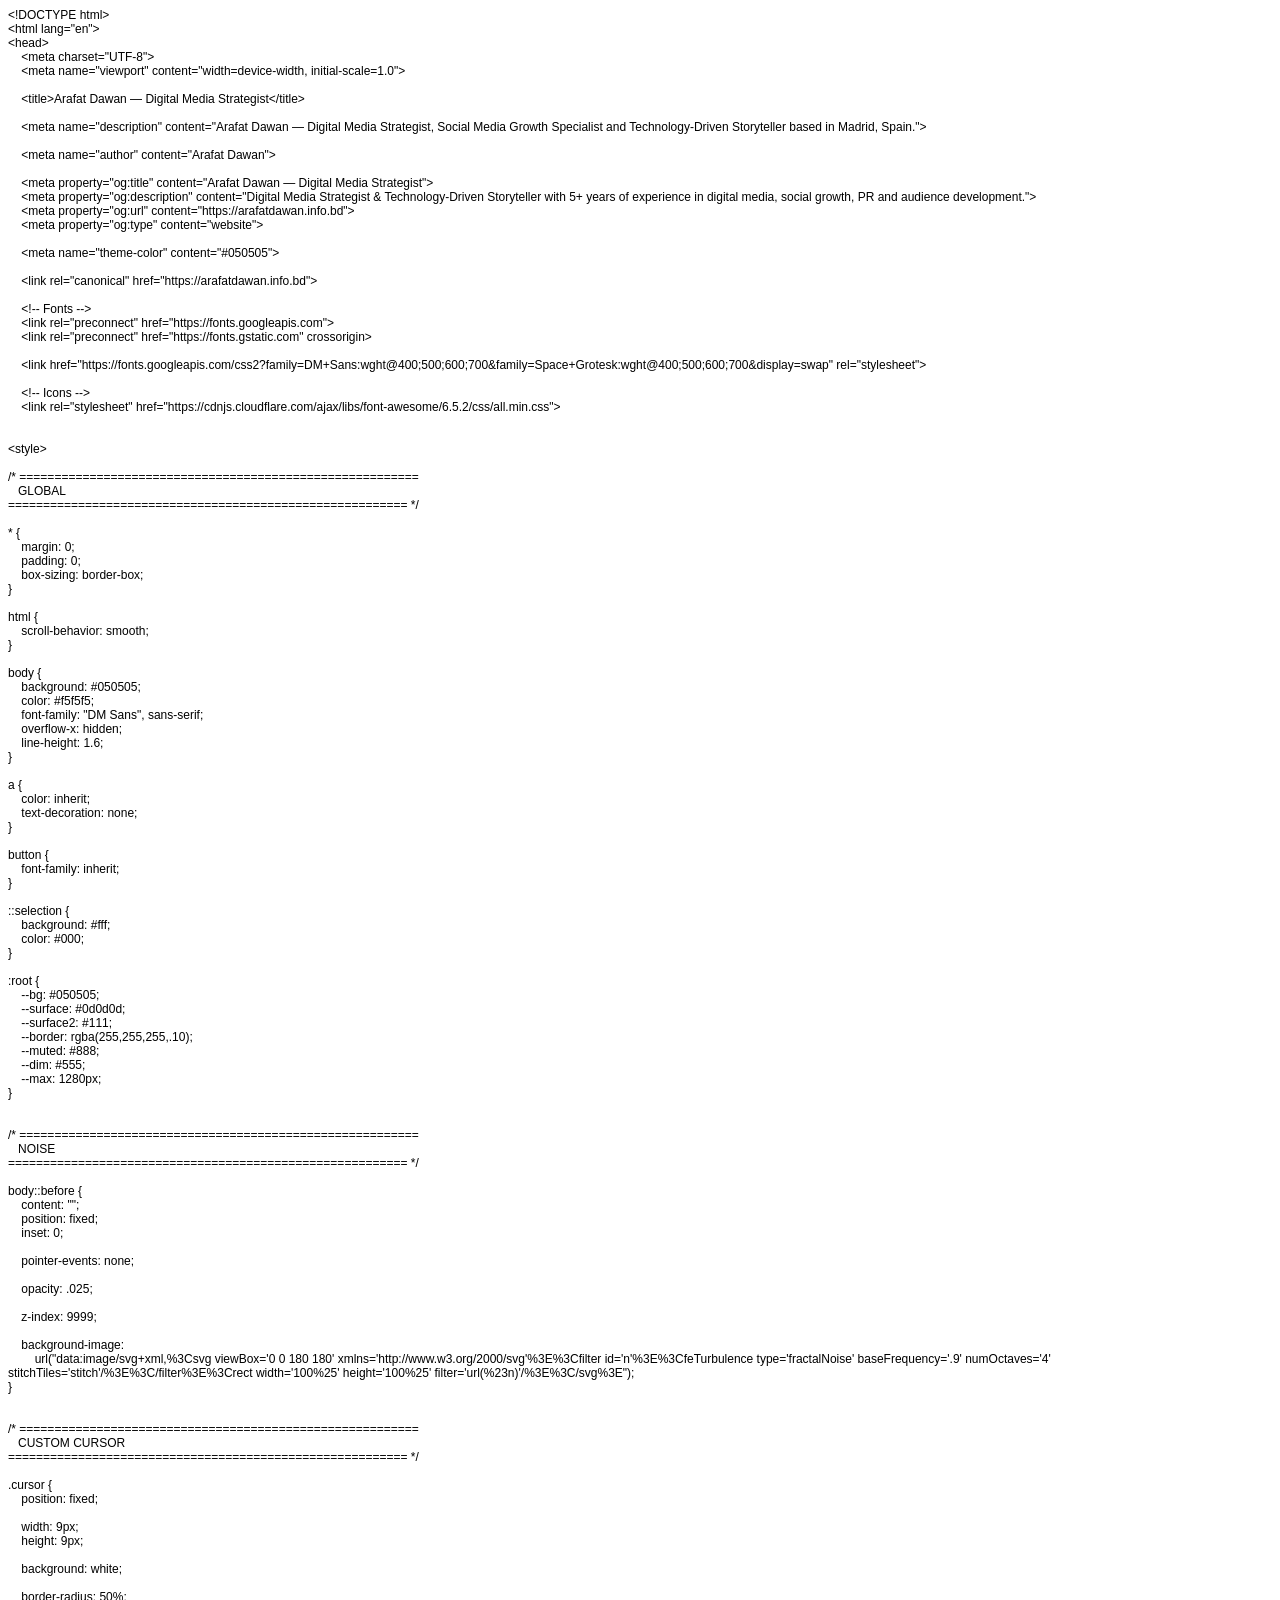
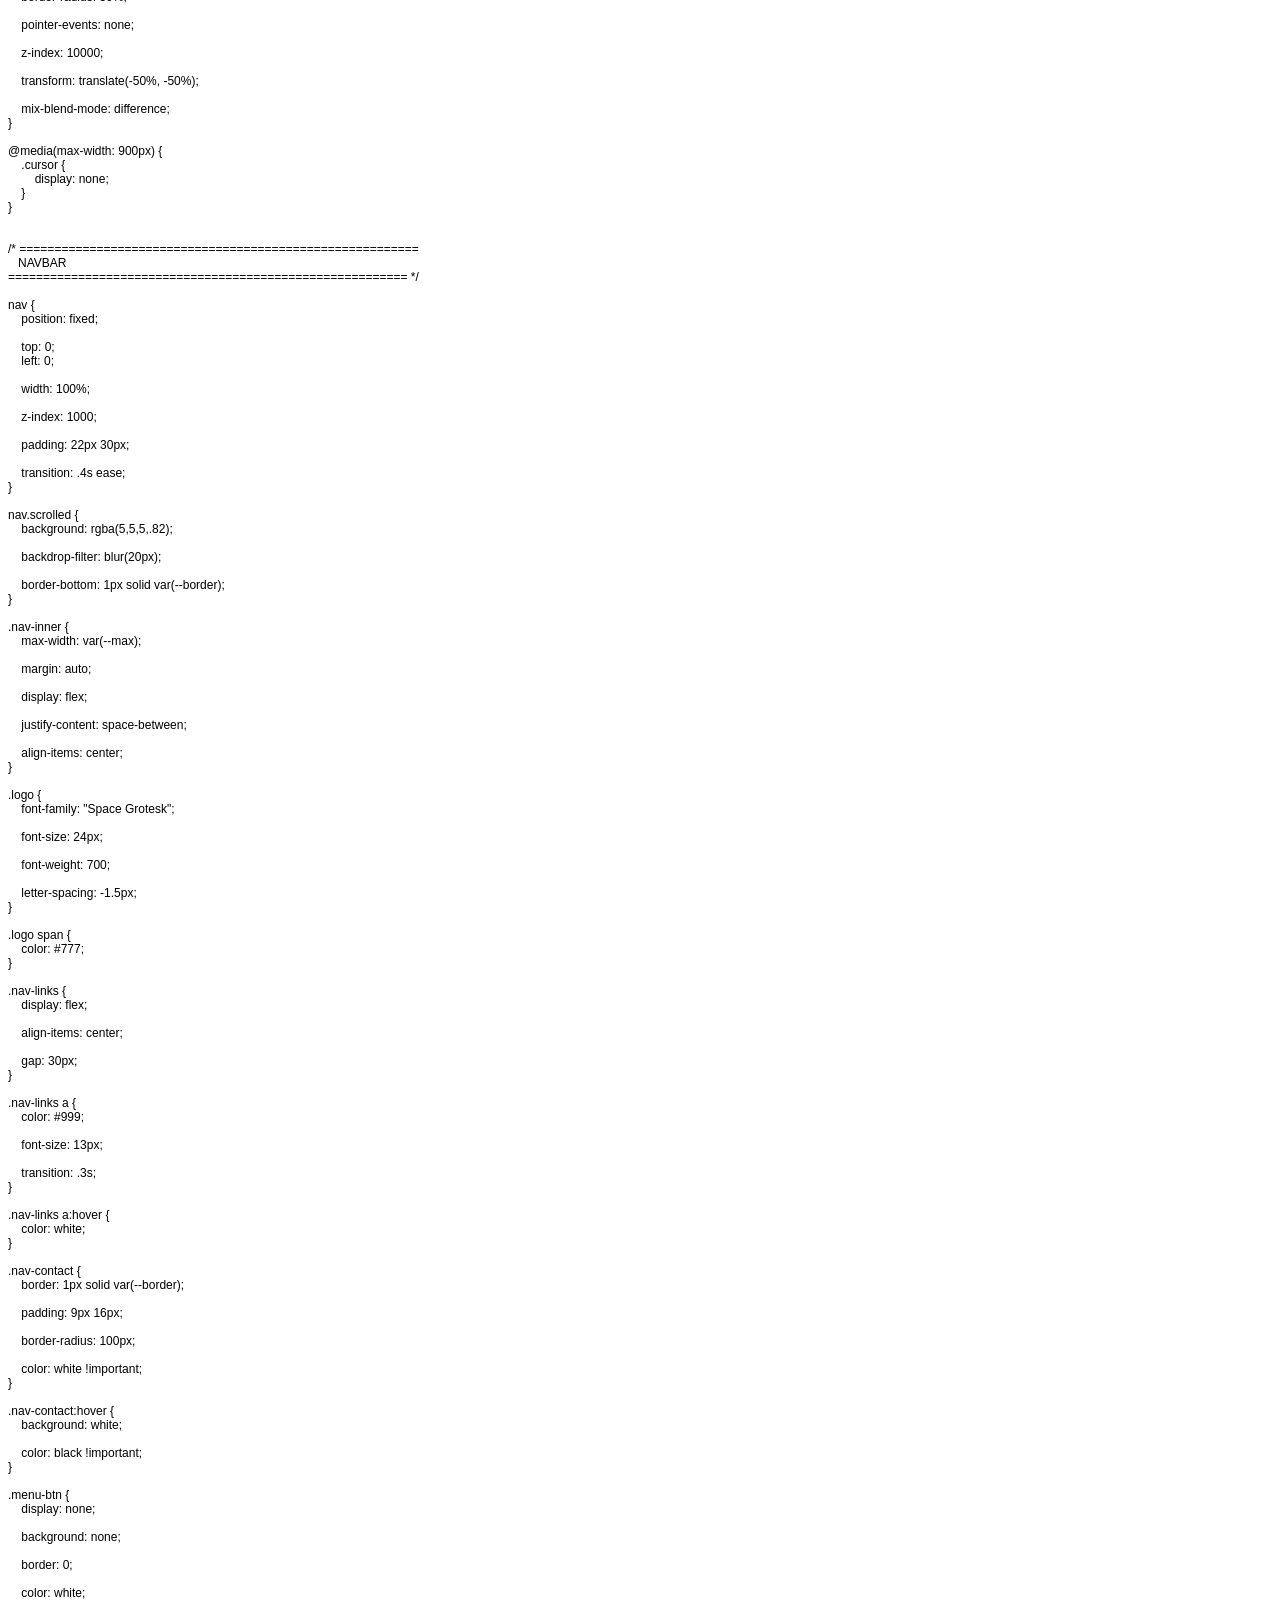
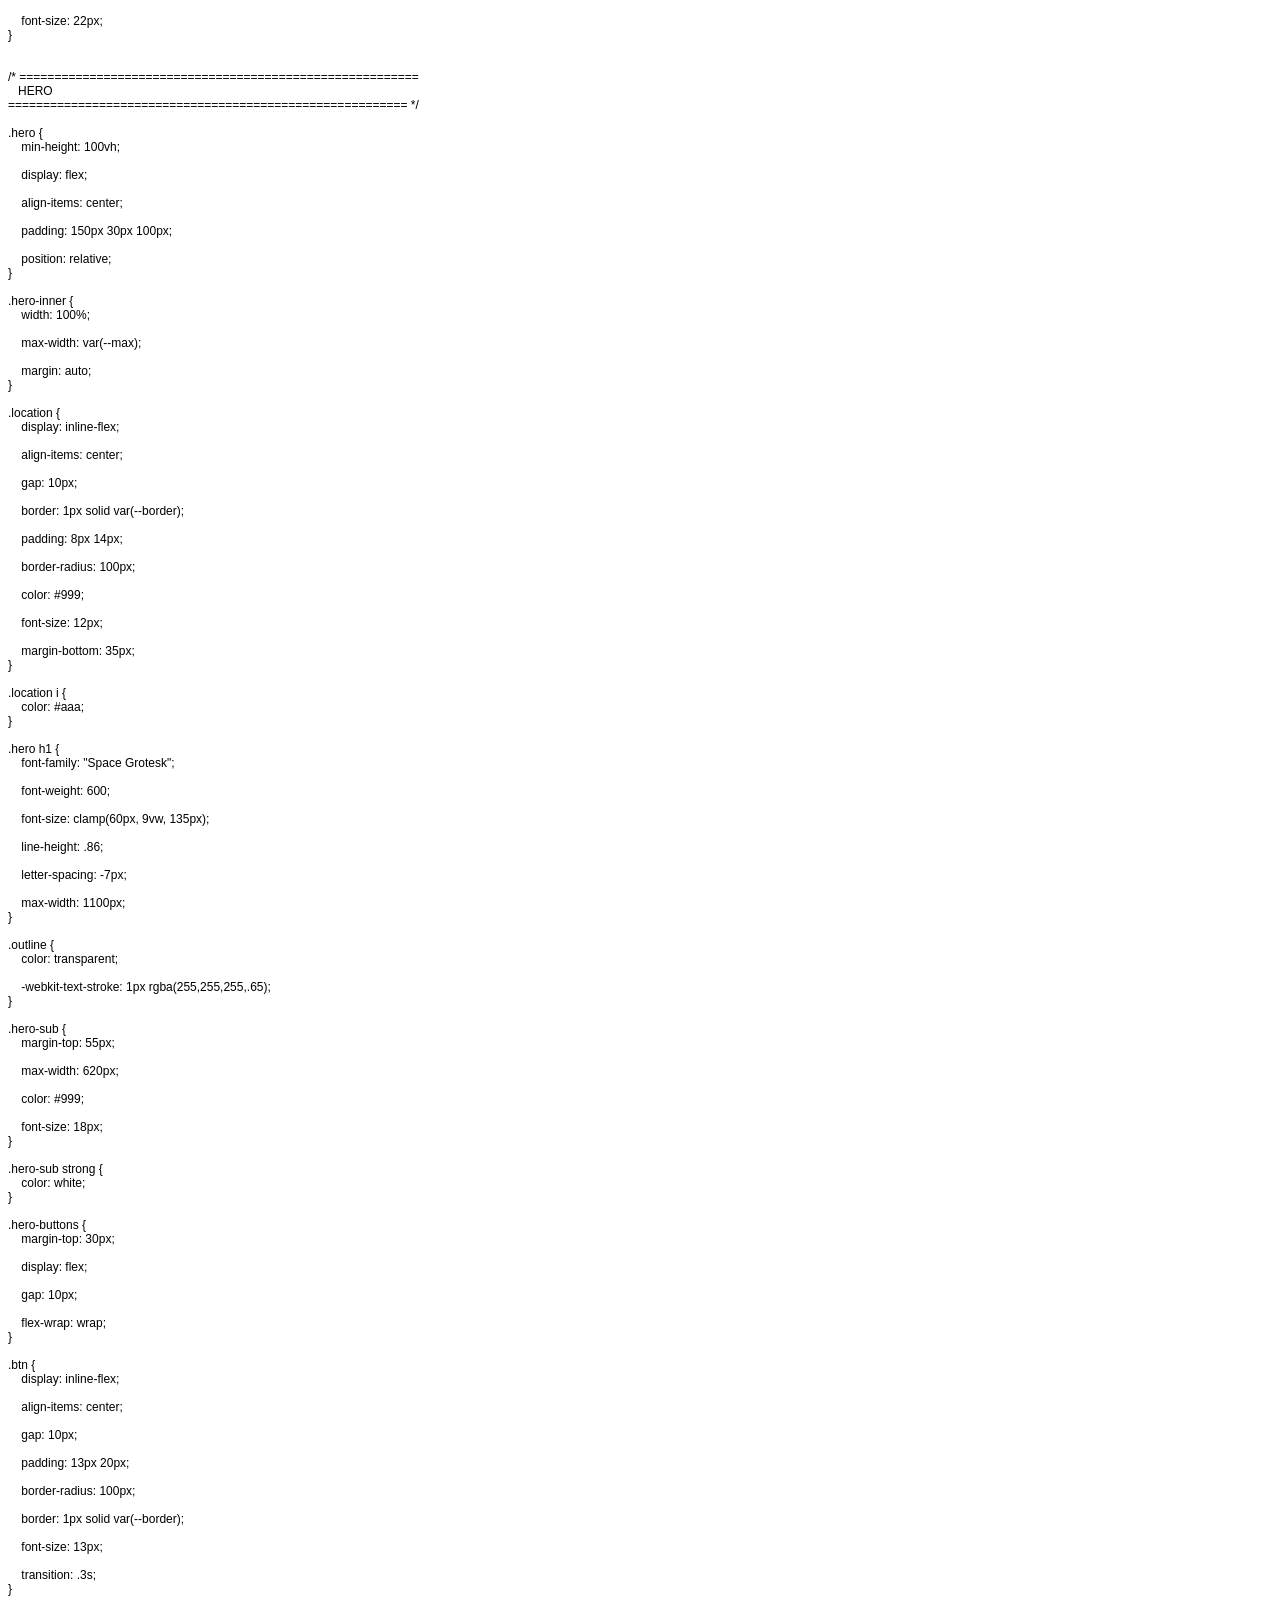
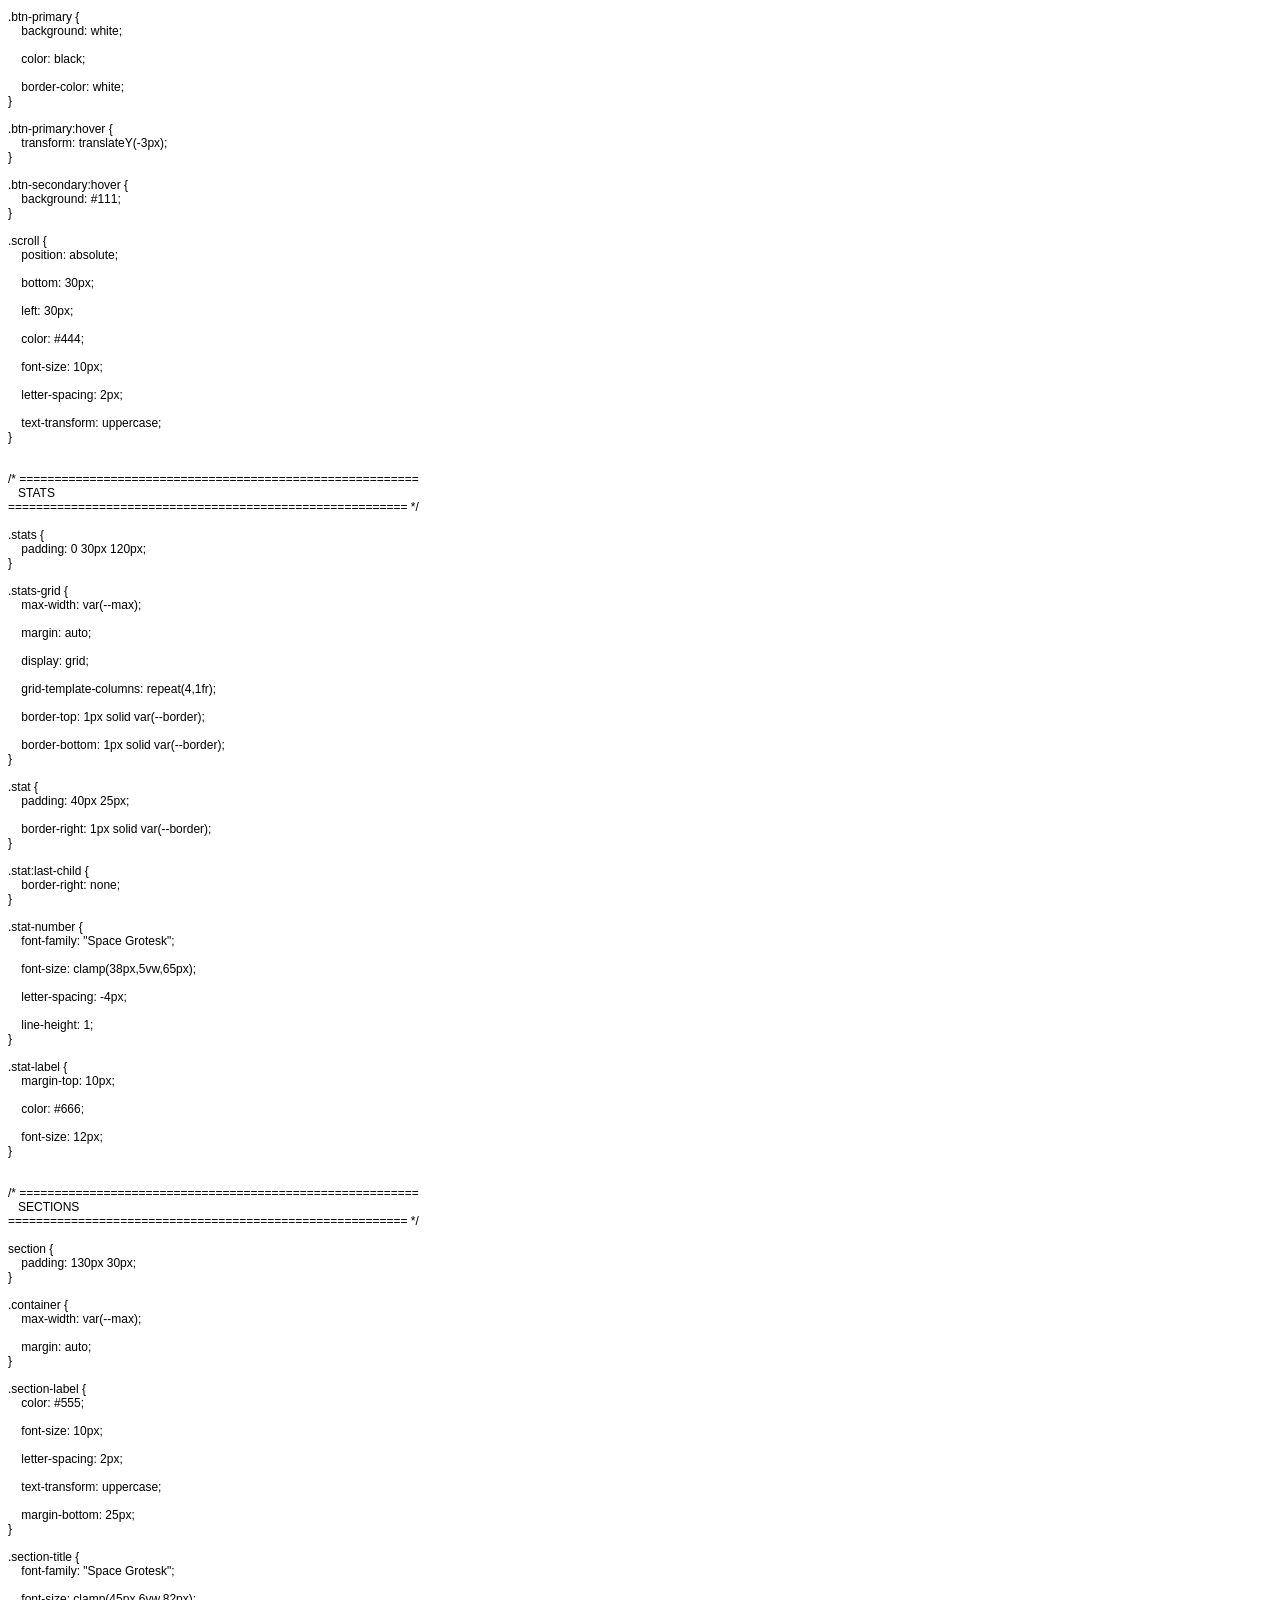
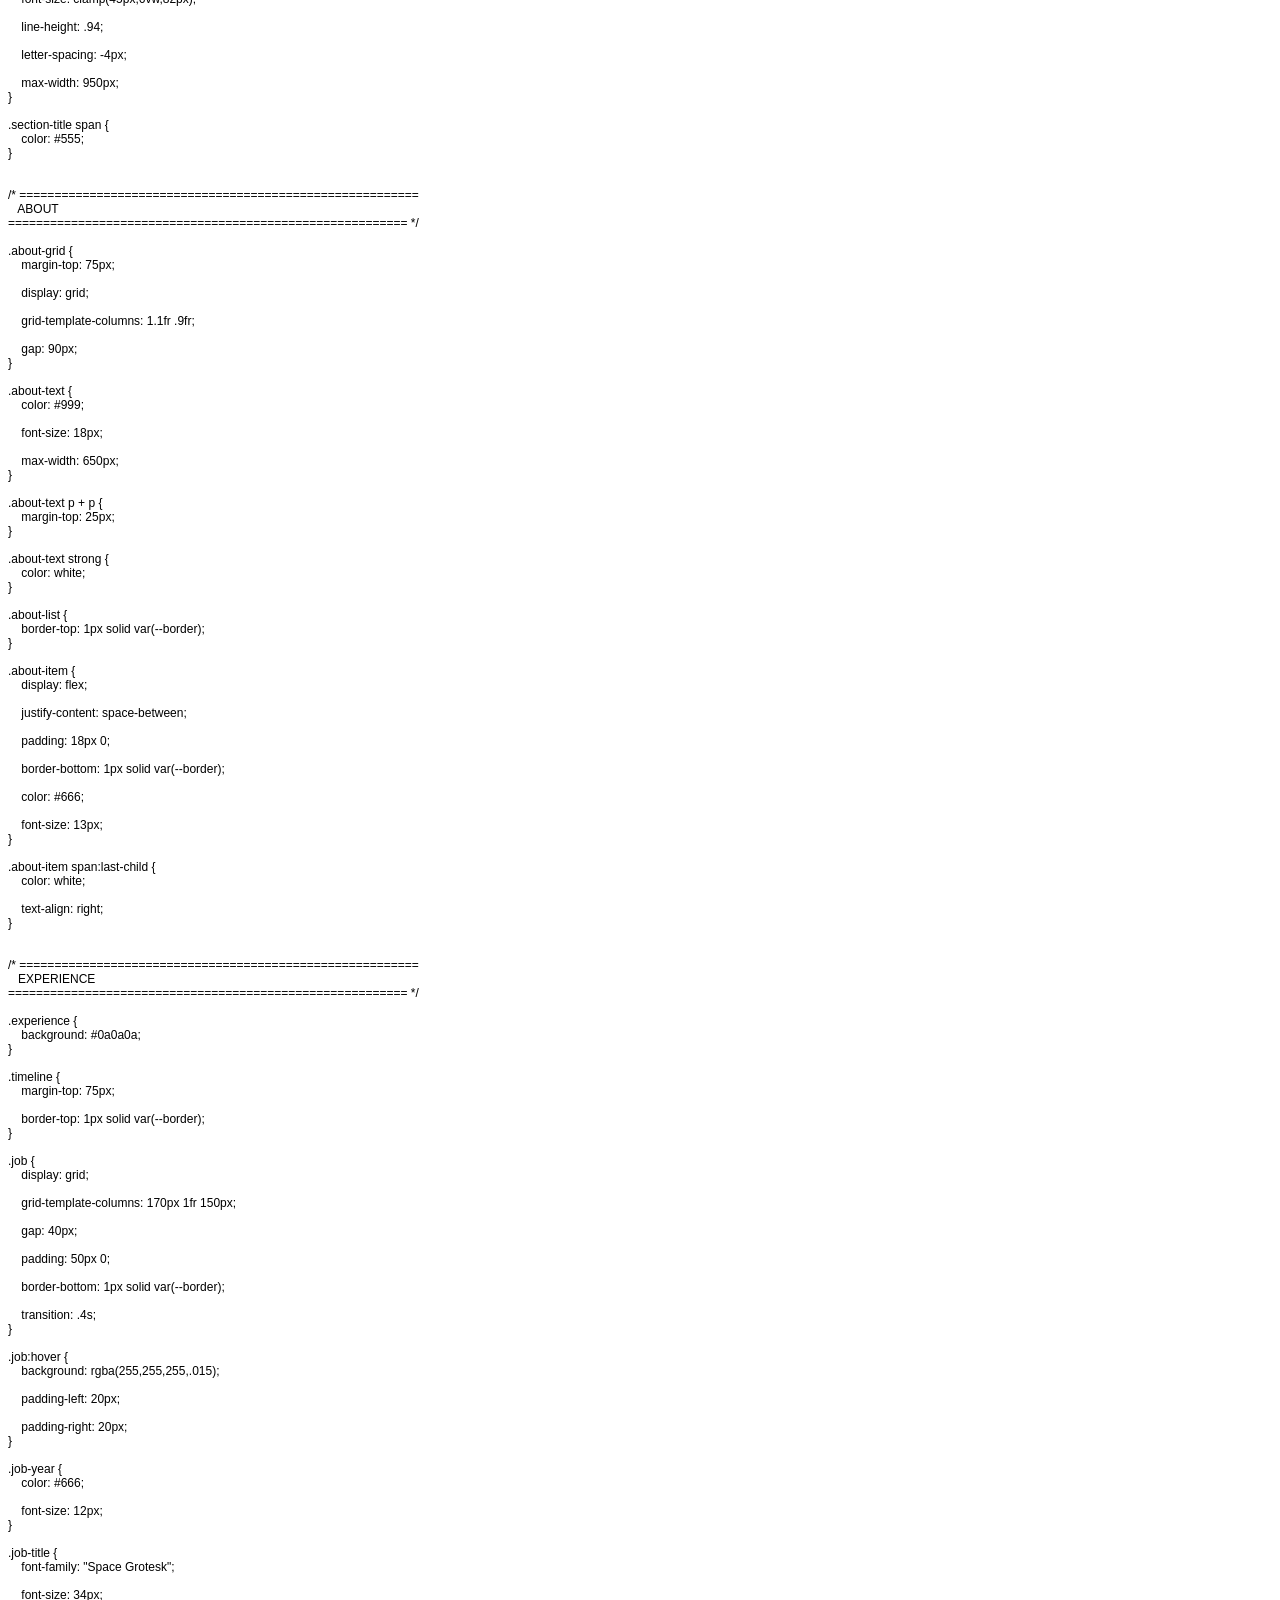
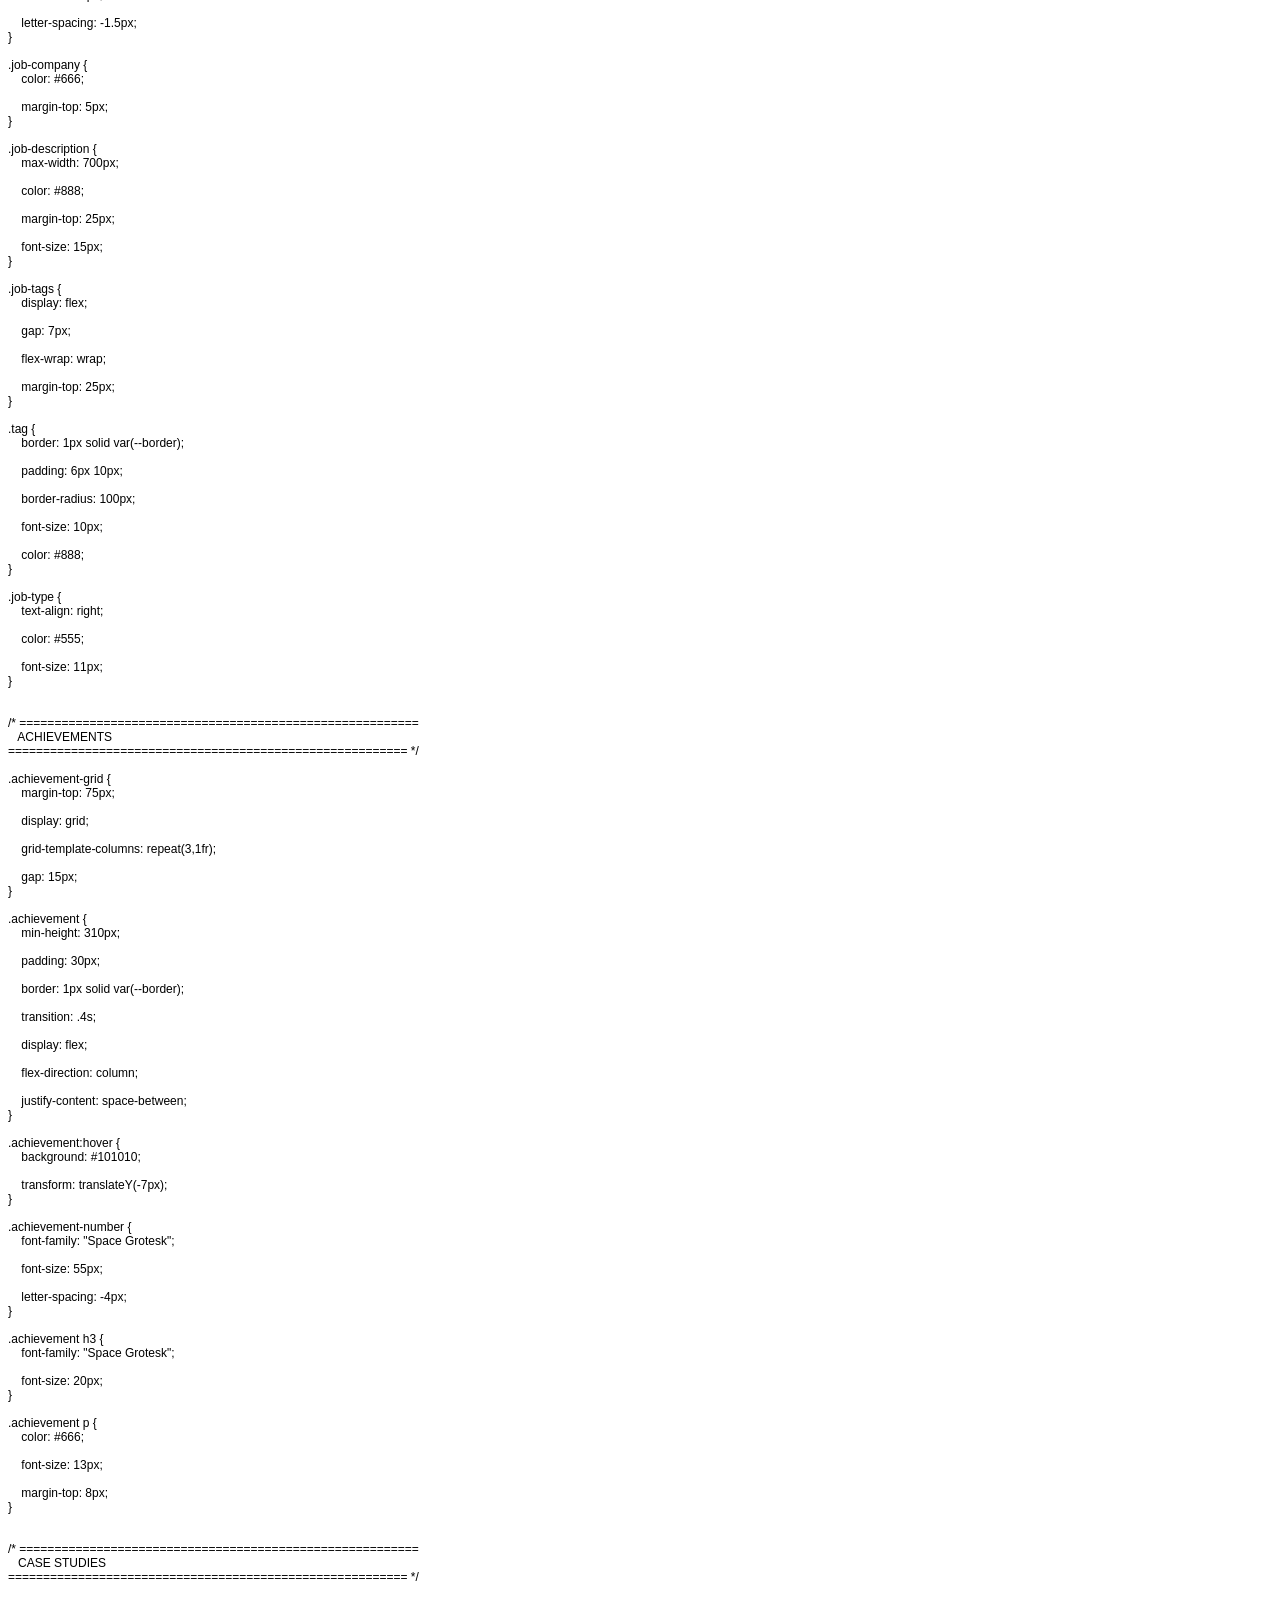
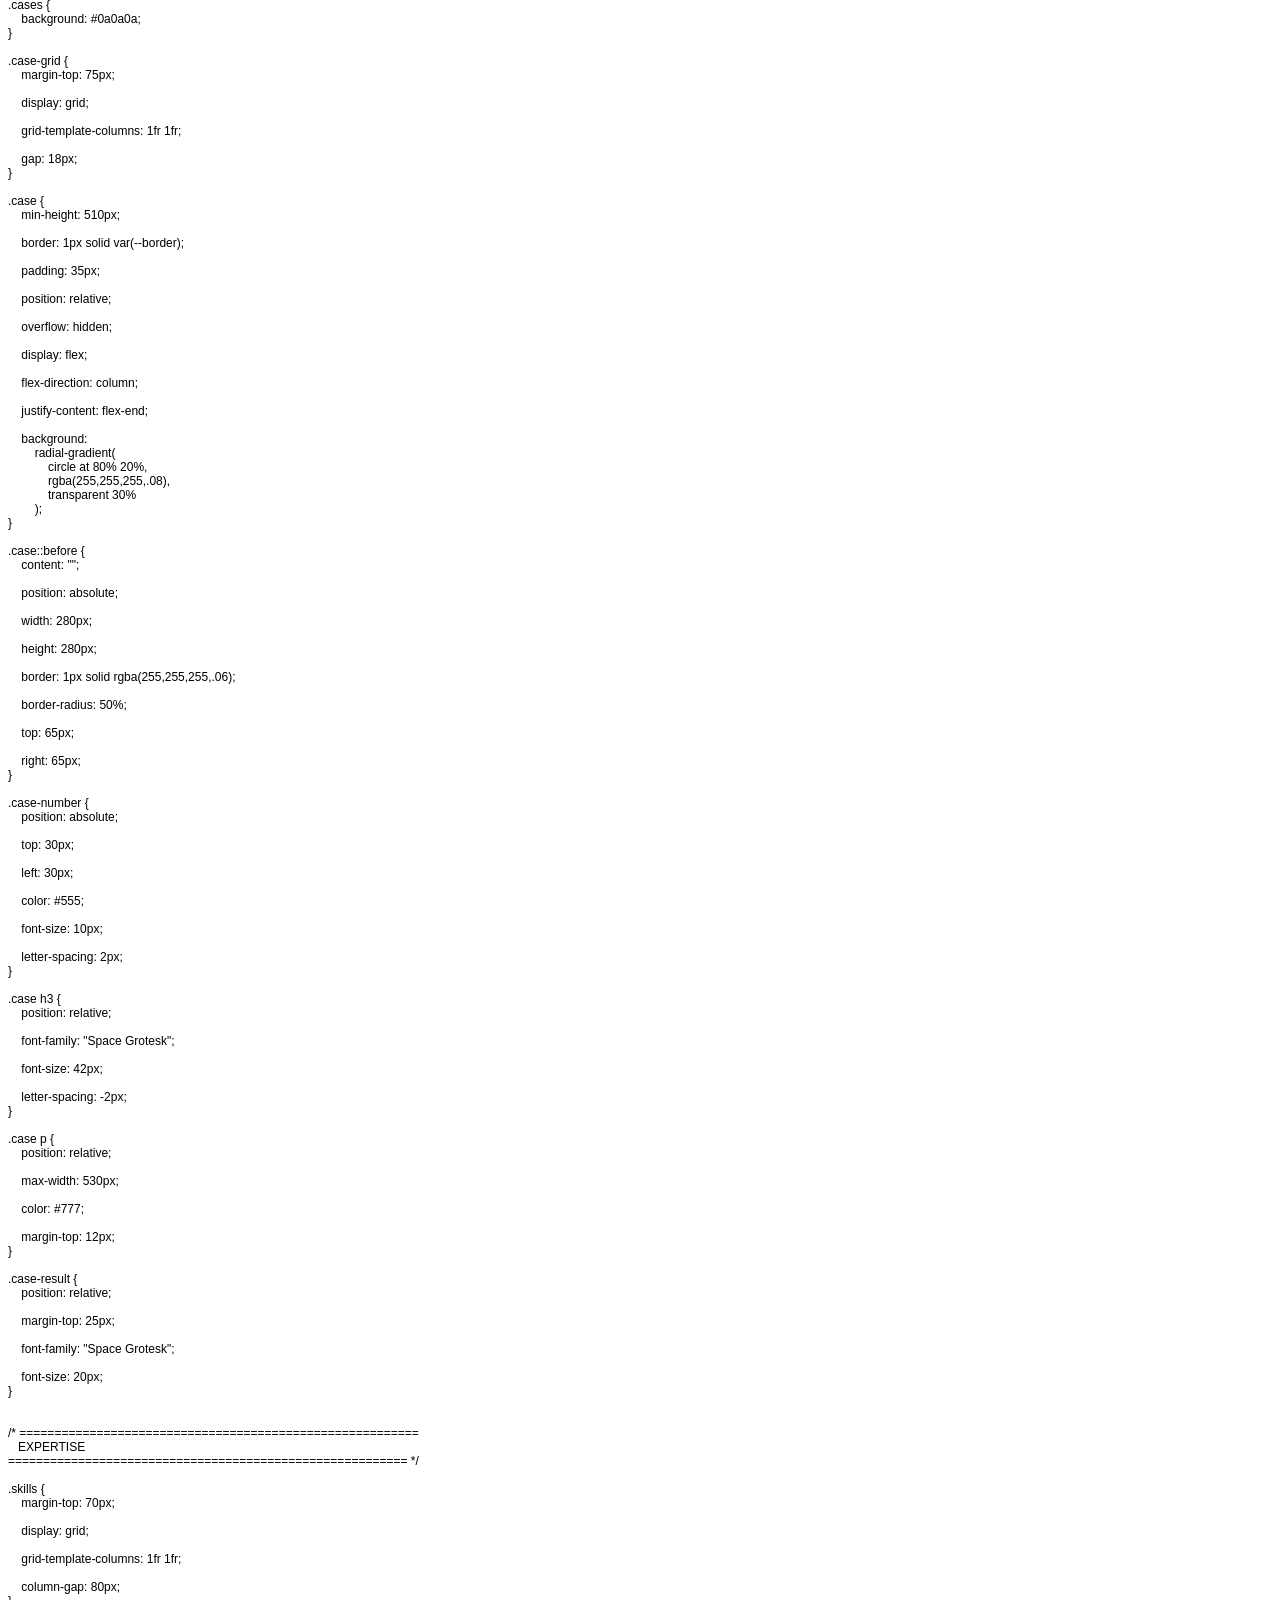
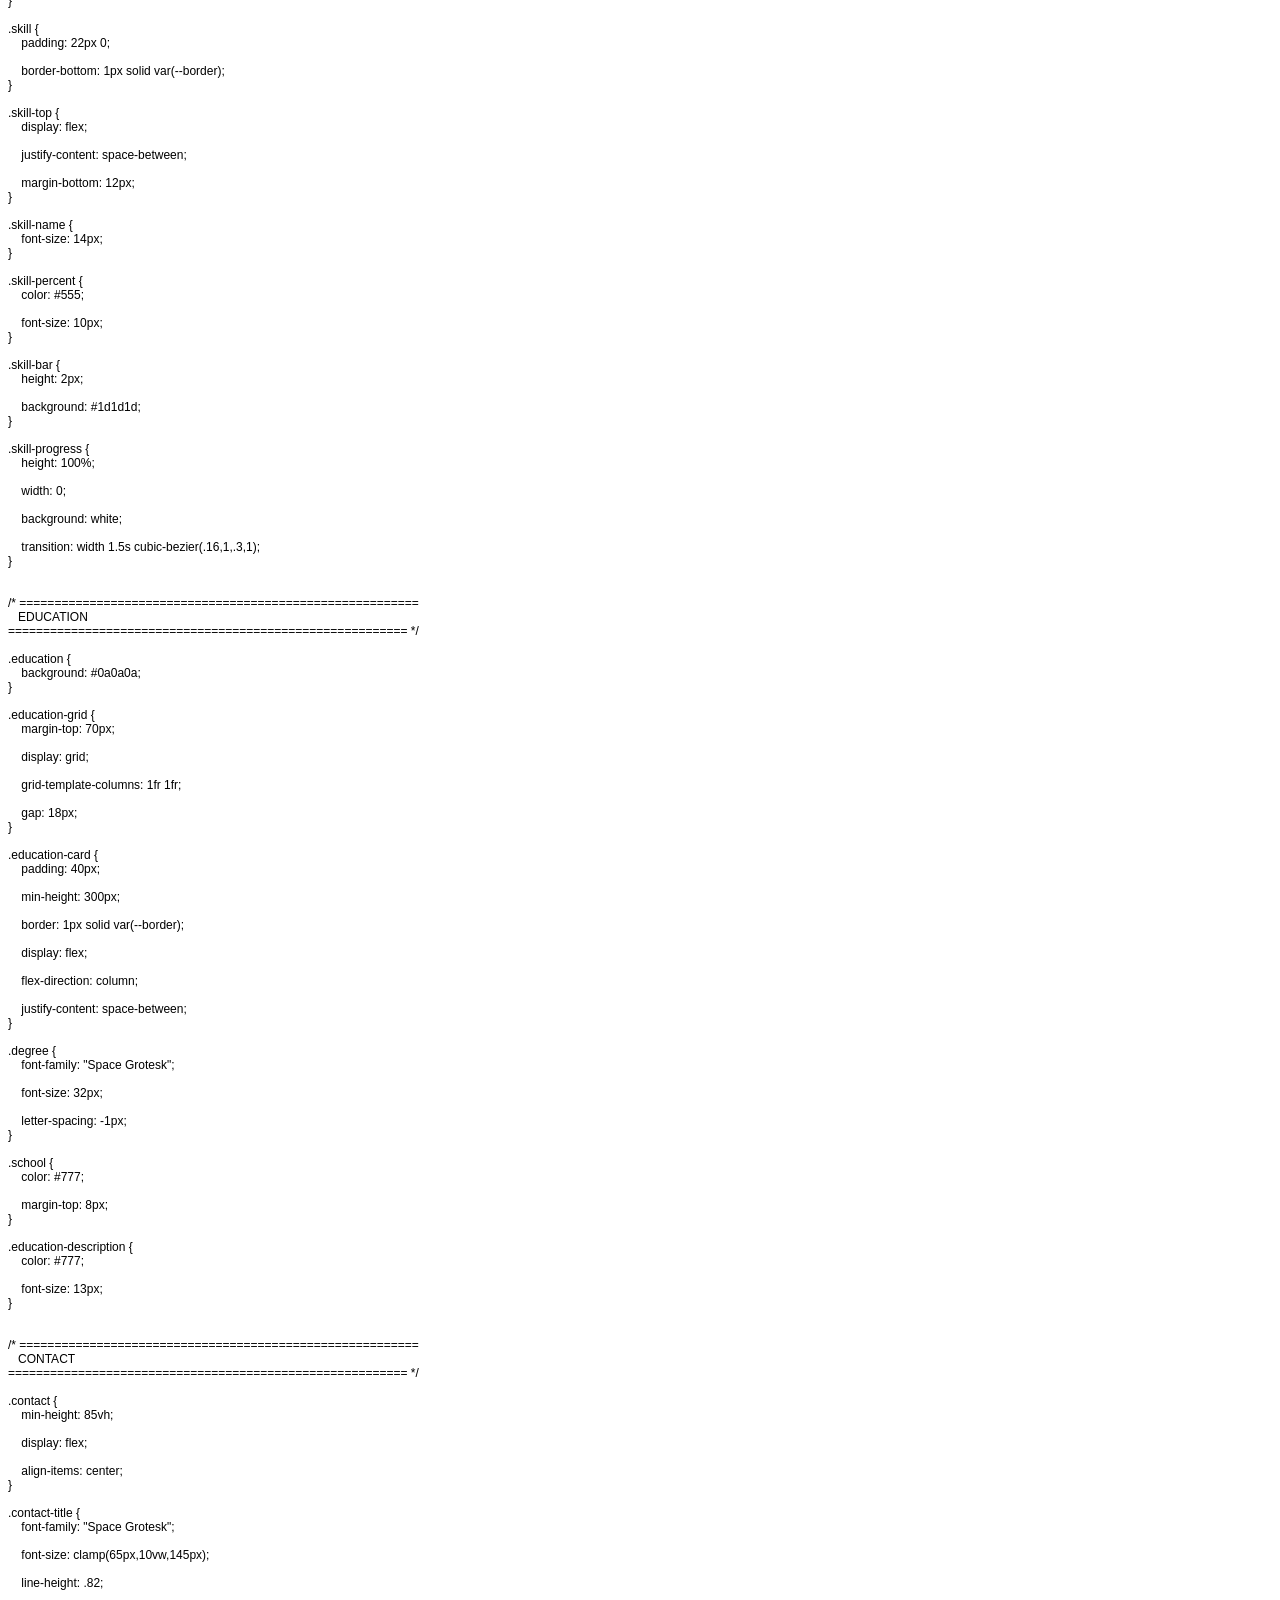
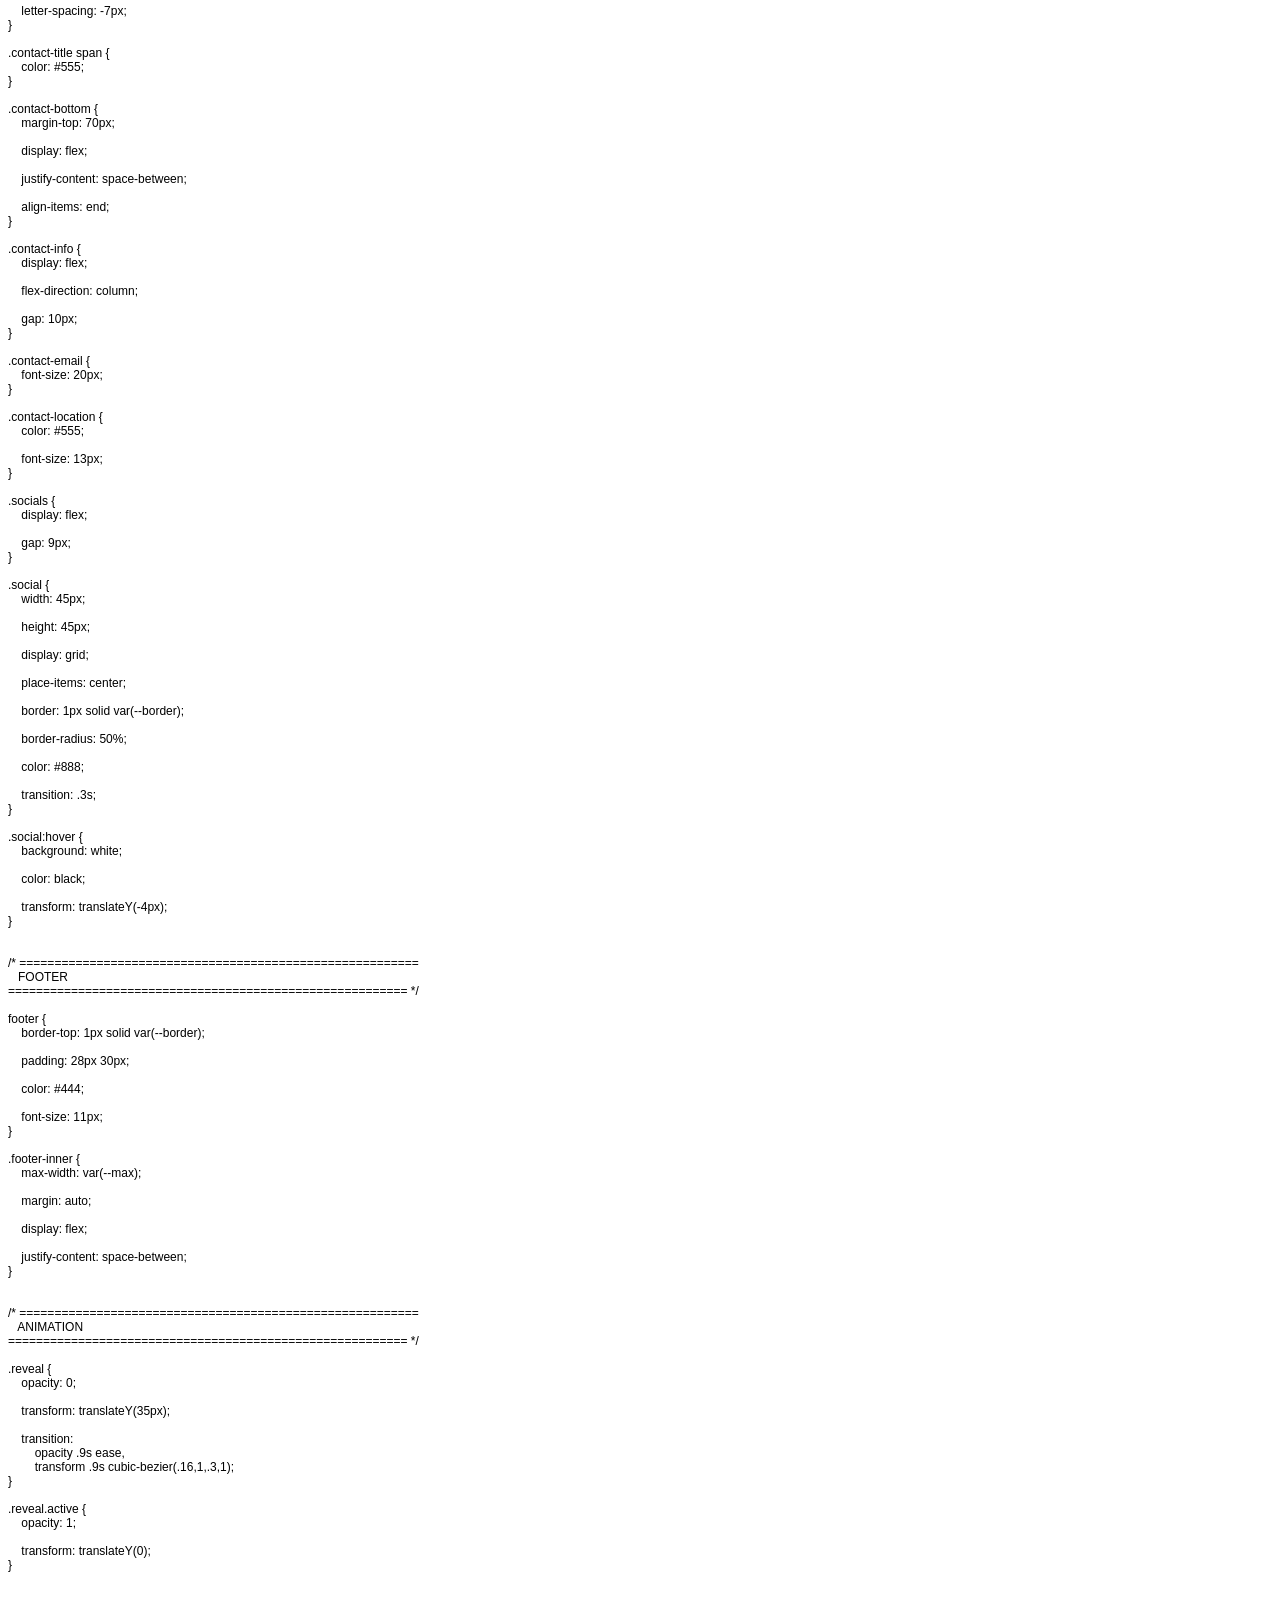
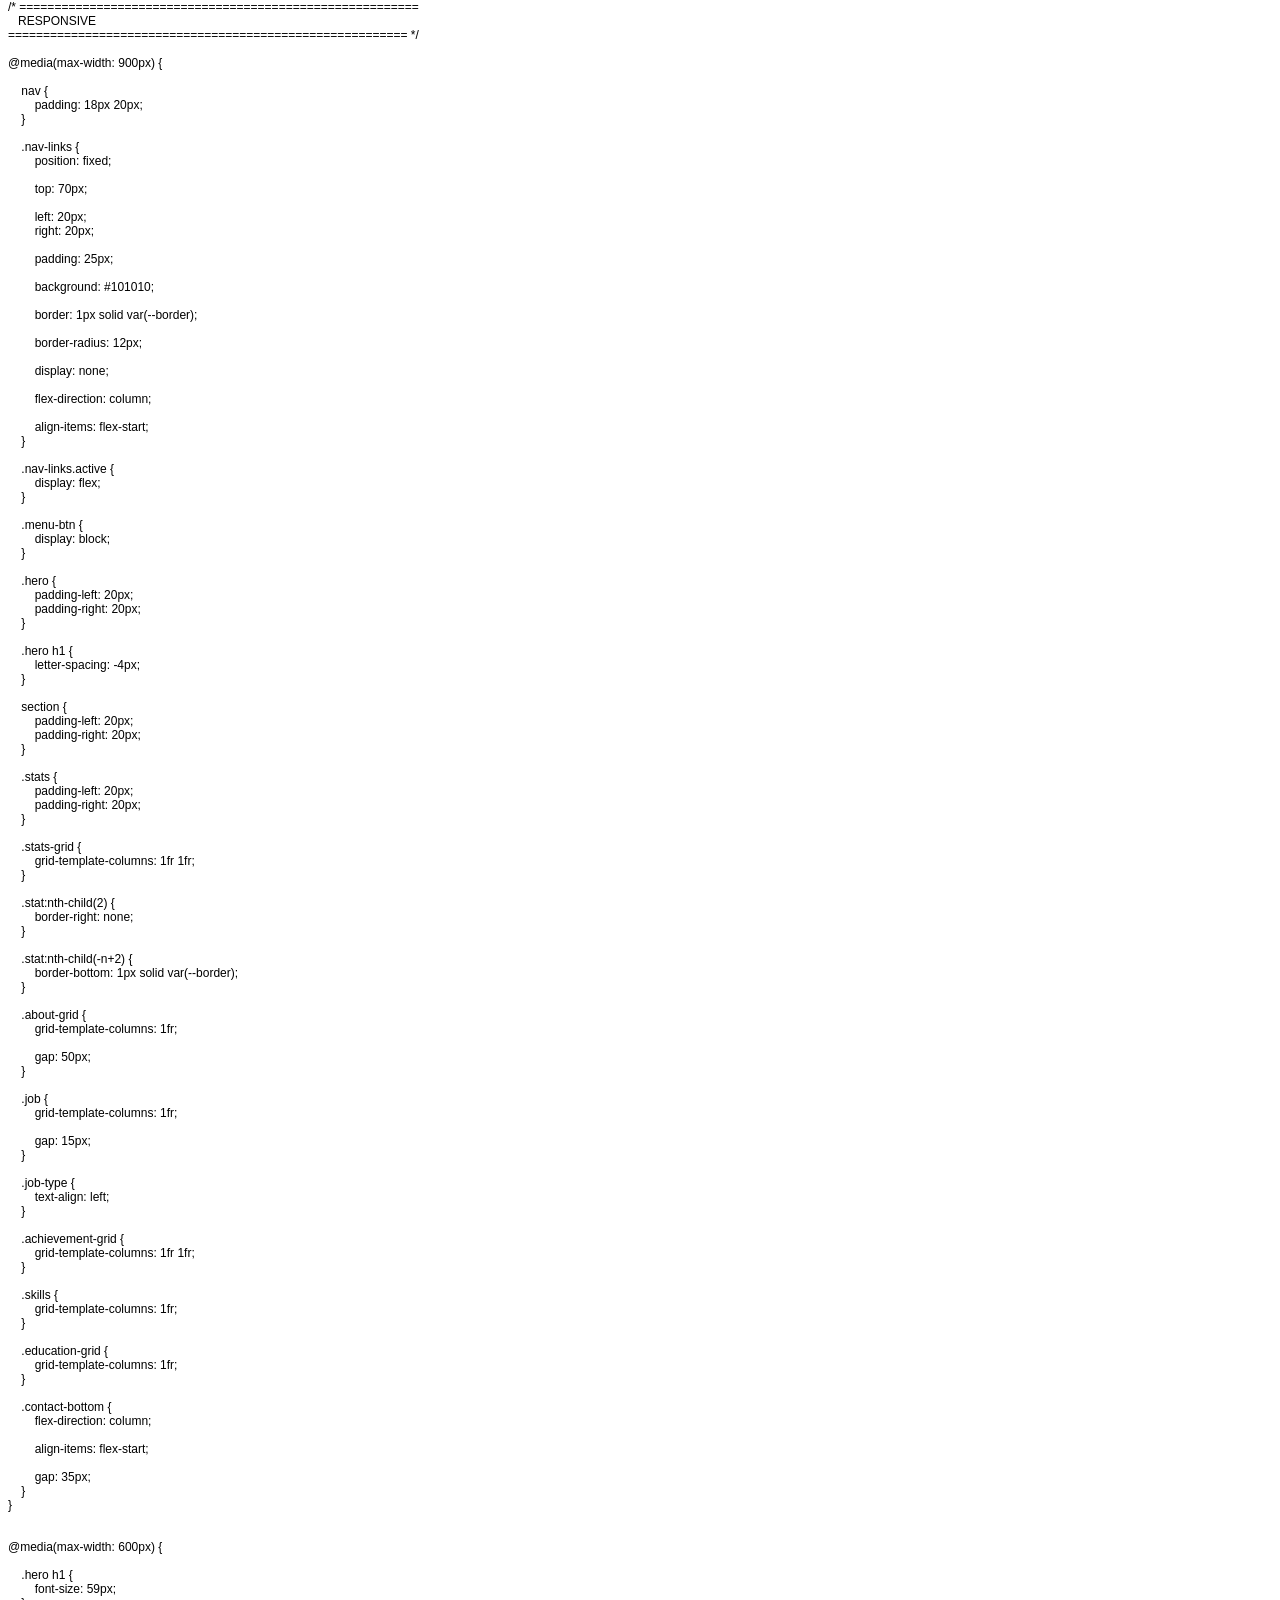
<file: Index.html>
<!DOCTYPE html PUBLIC "-//W3C//DTD HTML 4.01//EN" "http://www.w3.org/TR/html4/strict.dtd">
<html>
<head>
  <meta http-equiv="Content-Type" content="text/html; charset=utf-8">
  <meta http-equiv="Content-Style-Type" content="text/css">
  <title></title>
  <meta name="Generator" content="Cocoa HTML Writer">
  <meta name="CocoaVersion" content="2685.6">
  <style type="text/css">
    p.p1 {margin: 0.0px 0.0px 0.0px 0.0px; font: 12.0px Helvetica}
    p.p2 {margin: 0.0px 0.0px 0.0px 0.0px; font: 12.0px Helvetica; min-height: 14.0px}
  </style>
</head>
<body>
<p class="p1">&lt;!DOCTYPE html&gt;</p>
<p class="p1">&lt;html lang="en"&gt;</p>
<p class="p1">&lt;head&gt;</p>
<p class="p1"><span class="Apple-converted-space">    </span>&lt;meta charset="UTF-8"&gt;</p>
<p class="p1"><span class="Apple-converted-space">    </span>&lt;meta name="viewport" content="width=device-width, initial-scale=1.0"&gt;</p>
<p class="p2"><br></p>
<p class="p1"><span class="Apple-converted-space">    </span>&lt;title&gt;Arafat Dawan — Digital Media Strategist&lt;/title&gt;</p>
<p class="p2"><br></p>
<p class="p1"><span class="Apple-converted-space">    </span>&lt;meta name="description" content="Arafat Dawan — Digital Media Strategist, Social Media Growth Specialist and Technology-Driven Storyteller based in Madrid, Spain."&gt;</p>
<p class="p2"><br></p>
<p class="p1"><span class="Apple-converted-space">    </span>&lt;meta name="author" content="Arafat Dawan"&gt;</p>
<p class="p2"><br></p>
<p class="p1"><span class="Apple-converted-space">    </span>&lt;meta property="og:title" content="Arafat Dawan — Digital Media Strategist"&gt;</p>
<p class="p1"><span class="Apple-converted-space">    </span>&lt;meta property="og:description" content="Digital Media Strategist &amp; Technology-Driven Storyteller with 5+ years of experience in digital media, social growth, PR and audience development."&gt;</p>
<p class="p1"><span class="Apple-converted-space">    </span>&lt;meta property="og:url" content="https://arafatdawan.info.bd"&gt;</p>
<p class="p1"><span class="Apple-converted-space">    </span>&lt;meta property="og:type" content="website"&gt;</p>
<p class="p2"><br></p>
<p class="p1"><span class="Apple-converted-space">    </span>&lt;meta name="theme-color" content="#050505"&gt;</p>
<p class="p2"><br></p>
<p class="p1"><span class="Apple-converted-space">    </span>&lt;link rel="canonical" href="https://arafatdawan.info.bd"&gt;</p>
<p class="p2"><br></p>
<p class="p1"><span class="Apple-converted-space">    </span>&lt;!-- Fonts --&gt;</p>
<p class="p1"><span class="Apple-converted-space">    </span>&lt;link rel="preconnect" href="https://fonts.googleapis.com"&gt;</p>
<p class="p1"><span class="Apple-converted-space">    </span>&lt;link rel="preconnect" href="https://fonts.gstatic.com" crossorigin&gt;</p>
<p class="p2"><br></p>
<p class="p1"><span class="Apple-converted-space">    </span>&lt;link href="https://fonts.googleapis.com/css2?family=DM+Sans:wght@400;500;600;700&amp;family=Space+Grotesk:wght@400;500;600;700&amp;display=swap" rel="stylesheet"&gt;</p>
<p class="p2"><br></p>
<p class="p1"><span class="Apple-converted-space">    </span>&lt;!-- Icons --&gt;</p>
<p class="p1"><span class="Apple-converted-space">    </span>&lt;link rel="stylesheet" href="https://cdnjs.cloudflare.com/ajax/libs/font-awesome/6.5.2/css/all.min.css"&gt;</p>
<p class="p2"><br></p>
<p class="p2"><br></p>
<p class="p1">&lt;style&gt;</p>
<p class="p2"><br></p>
<p class="p1">/* =========================================================</p>
<p class="p1"><span class="Apple-converted-space">   </span>GLOBAL</p>
<p class="p1">========================================================= */</p>
<p class="p2"><br></p>
<p class="p1">* {</p>
<p class="p1"><span class="Apple-converted-space">    </span>margin: 0;</p>
<p class="p1"><span class="Apple-converted-space">    </span>padding: 0;</p>
<p class="p1"><span class="Apple-converted-space">    </span>box-sizing: border-box;</p>
<p class="p1">}</p>
<p class="p2"><br></p>
<p class="p1">html {</p>
<p class="p1"><span class="Apple-converted-space">    </span>scroll-behavior: smooth;</p>
<p class="p1">}</p>
<p class="p2"><br></p>
<p class="p1">body {</p>
<p class="p1"><span class="Apple-converted-space">    </span>background: #050505;</p>
<p class="p1"><span class="Apple-converted-space">    </span>color: #f5f5f5;</p>
<p class="p1"><span class="Apple-converted-space">    </span>font-family: "DM Sans", sans-serif;</p>
<p class="p1"><span class="Apple-converted-space">    </span>overflow-x: hidden;</p>
<p class="p1"><span class="Apple-converted-space">    </span>line-height: 1.6;</p>
<p class="p1">}</p>
<p class="p2"><br></p>
<p class="p1">a {</p>
<p class="p1"><span class="Apple-converted-space">    </span>color: inherit;</p>
<p class="p1"><span class="Apple-converted-space">    </span>text-decoration: none;</p>
<p class="p1">}</p>
<p class="p2"><br></p>
<p class="p1">button {</p>
<p class="p1"><span class="Apple-converted-space">    </span>font-family: inherit;</p>
<p class="p1">}</p>
<p class="p2"><br></p>
<p class="p1">::selection {</p>
<p class="p1"><span class="Apple-converted-space">    </span>background: #fff;</p>
<p class="p1"><span class="Apple-converted-space">    </span>color: #000;</p>
<p class="p1">}</p>
<p class="p2"><br></p>
<p class="p1">:root {</p>
<p class="p1"><span class="Apple-converted-space">    </span>--bg: #050505;</p>
<p class="p1"><span class="Apple-converted-space">    </span>--surface: #0d0d0d;</p>
<p class="p1"><span class="Apple-converted-space">    </span>--surface2: #111;</p>
<p class="p1"><span class="Apple-converted-space">    </span>--border: rgba(255,255,255,.10);</p>
<p class="p1"><span class="Apple-converted-space">    </span>--muted: #888;</p>
<p class="p1"><span class="Apple-converted-space">    </span>--dim: #555;</p>
<p class="p1"><span class="Apple-converted-space">    </span>--max: 1280px;</p>
<p class="p1">}</p>
<p class="p2"><br></p>
<p class="p2"><br></p>
<p class="p1">/* =========================================================</p>
<p class="p1"><span class="Apple-converted-space">   </span>NOISE</p>
<p class="p1">========================================================= */</p>
<p class="p2"><br></p>
<p class="p1">body::before {</p>
<p class="p1"><span class="Apple-converted-space">    </span>content: "";</p>
<p class="p1"><span class="Apple-converted-space">    </span>position: fixed;</p>
<p class="p1"><span class="Apple-converted-space">    </span>inset: 0;</p>
<p class="p2"><br></p>
<p class="p1"><span class="Apple-converted-space">    </span>pointer-events: none;</p>
<p class="p2"><br></p>
<p class="p1"><span class="Apple-converted-space">    </span>opacity: .025;</p>
<p class="p2"><br></p>
<p class="p1"><span class="Apple-converted-space">    </span>z-index: 9999;</p>
<p class="p2"><br></p>
<p class="p1"><span class="Apple-converted-space">    </span>background-image:</p>
<p class="p1"><span class="Apple-converted-space">        </span>url("data:image/svg+xml,%3Csvg viewBox='0 0 180 180' xmlns='http://www.w3.org/2000/svg'%3E%3Cfilter id='n'%3E%3CfeTurbulence type='fractalNoise' baseFrequency='.9' numOctaves='4' stitchTiles='stitch'/%3E%3C/filter%3E%3Crect width='100%25' height='100%25' filter='url(%23n)'/%3E%3C/svg%3E");</p>
<p class="p1">}</p>
<p class="p2"><br></p>
<p class="p2"><br></p>
<p class="p1">/* =========================================================</p>
<p class="p1"><span class="Apple-converted-space">   </span>CUSTOM CURSOR</p>
<p class="p1">========================================================= */</p>
<p class="p2"><br></p>
<p class="p1">.cursor {</p>
<p class="p1"><span class="Apple-converted-space">    </span>position: fixed;</p>
<p class="p2"><br></p>
<p class="p1"><span class="Apple-converted-space">    </span>width: 9px;</p>
<p class="p1"><span class="Apple-converted-space">    </span>height: 9px;</p>
<p class="p2"><br></p>
<p class="p1"><span class="Apple-converted-space">    </span>background: white;</p>
<p class="p2"><br></p>
<p class="p1"><span class="Apple-converted-space">    </span>border-radius: 50%;</p>
<p class="p2"><br></p>
<p class="p1"><span class="Apple-converted-space">    </span>pointer-events: none;</p>
<p class="p2"><br></p>
<p class="p1"><span class="Apple-converted-space">    </span>z-index: 10000;</p>
<p class="p2"><br></p>
<p class="p1"><span class="Apple-converted-space">    </span>transform: translate(-50%, -50%);</p>
<p class="p2"><br></p>
<p class="p1"><span class="Apple-converted-space">    </span>mix-blend-mode: difference;</p>
<p class="p1">}</p>
<p class="p2"><br></p>
<p class="p1">@media(max-width: 900px) {</p>
<p class="p1"><span class="Apple-converted-space">    </span>.cursor {</p>
<p class="p1"><span class="Apple-converted-space">        </span>display: none;</p>
<p class="p1"><span class="Apple-converted-space">    </span>}</p>
<p class="p1">}</p>
<p class="p2"><br></p>
<p class="p2"><br></p>
<p class="p1">/* =========================================================</p>
<p class="p1"><span class="Apple-converted-space">   </span>NAVBAR</p>
<p class="p1">========================================================= */</p>
<p class="p2"><br></p>
<p class="p1">nav {</p>
<p class="p1"><span class="Apple-converted-space">    </span>position: fixed;</p>
<p class="p2"><br></p>
<p class="p1"><span class="Apple-converted-space">    </span>top: 0;</p>
<p class="p1"><span class="Apple-converted-space">    </span>left: 0;</p>
<p class="p2"><br></p>
<p class="p1"><span class="Apple-converted-space">    </span>width: 100%;</p>
<p class="p2"><br></p>
<p class="p1"><span class="Apple-converted-space">    </span>z-index: 1000;</p>
<p class="p2"><br></p>
<p class="p1"><span class="Apple-converted-space">    </span>padding: 22px 30px;</p>
<p class="p2"><br></p>
<p class="p1"><span class="Apple-converted-space">    </span>transition: .4s ease;</p>
<p class="p1">}</p>
<p class="p2"><br></p>
<p class="p1">nav.scrolled {</p>
<p class="p1"><span class="Apple-converted-space">    </span>background: rgba(5,5,5,.82);</p>
<p class="p2"><br></p>
<p class="p1"><span class="Apple-converted-space">    </span>backdrop-filter: blur(20px);</p>
<p class="p2"><br></p>
<p class="p1"><span class="Apple-converted-space">    </span>border-bottom: 1px solid var(--border);</p>
<p class="p1">}</p>
<p class="p2"><br></p>
<p class="p1">.nav-inner {</p>
<p class="p1"><span class="Apple-converted-space">    </span>max-width: var(--max);</p>
<p class="p2"><br></p>
<p class="p1"><span class="Apple-converted-space">    </span>margin: auto;</p>
<p class="p2"><br></p>
<p class="p1"><span class="Apple-converted-space">    </span>display: flex;</p>
<p class="p2"><br></p>
<p class="p1"><span class="Apple-converted-space">    </span>justify-content: space-between;</p>
<p class="p2"><br></p>
<p class="p1"><span class="Apple-converted-space">    </span>align-items: center;</p>
<p class="p1">}</p>
<p class="p2"><br></p>
<p class="p1">.logo {</p>
<p class="p1"><span class="Apple-converted-space">    </span>font-family: "Space Grotesk";</p>
<p class="p2"><br></p>
<p class="p1"><span class="Apple-converted-space">    </span>font-size: 24px;</p>
<p class="p2"><br></p>
<p class="p1"><span class="Apple-converted-space">    </span>font-weight: 700;</p>
<p class="p2"><br></p>
<p class="p1"><span class="Apple-converted-space">    </span>letter-spacing: -1.5px;</p>
<p class="p1">}</p>
<p class="p2"><br></p>
<p class="p1">.logo span {</p>
<p class="p1"><span class="Apple-converted-space">    </span>color: #777;</p>
<p class="p1">}</p>
<p class="p2"><br></p>
<p class="p1">.nav-links {</p>
<p class="p1"><span class="Apple-converted-space">    </span>display: flex;</p>
<p class="p2"><br></p>
<p class="p1"><span class="Apple-converted-space">    </span>align-items: center;</p>
<p class="p2"><br></p>
<p class="p1"><span class="Apple-converted-space">    </span>gap: 30px;</p>
<p class="p1">}</p>
<p class="p2"><br></p>
<p class="p1">.nav-links a {</p>
<p class="p1"><span class="Apple-converted-space">    </span>color: #999;</p>
<p class="p2"><br></p>
<p class="p1"><span class="Apple-converted-space">    </span>font-size: 13px;</p>
<p class="p2"><br></p>
<p class="p1"><span class="Apple-converted-space">    </span>transition: .3s;</p>
<p class="p1">}</p>
<p class="p2"><br></p>
<p class="p1">.nav-links a:hover {</p>
<p class="p1"><span class="Apple-converted-space">    </span>color: white;</p>
<p class="p1">}</p>
<p class="p2"><br></p>
<p class="p1">.nav-contact {</p>
<p class="p1"><span class="Apple-converted-space">    </span>border: 1px solid var(--border);</p>
<p class="p2"><br></p>
<p class="p1"><span class="Apple-converted-space">    </span>padding: 9px 16px;</p>
<p class="p2"><br></p>
<p class="p1"><span class="Apple-converted-space">    </span>border-radius: 100px;</p>
<p class="p2"><br></p>
<p class="p1"><span class="Apple-converted-space">    </span>color: white !important;</p>
<p class="p1">}</p>
<p class="p2"><br></p>
<p class="p1">.nav-contact:hover {</p>
<p class="p1"><span class="Apple-converted-space">    </span>background: white;</p>
<p class="p2"><br></p>
<p class="p1"><span class="Apple-converted-space">    </span>color: black !important;</p>
<p class="p1">}</p>
<p class="p2"><br></p>
<p class="p1">.menu-btn {</p>
<p class="p1"><span class="Apple-converted-space">    </span>display: none;</p>
<p class="p2"><br></p>
<p class="p1"><span class="Apple-converted-space">    </span>background: none;</p>
<p class="p2"><br></p>
<p class="p1"><span class="Apple-converted-space">    </span>border: 0;</p>
<p class="p2"><br></p>
<p class="p1"><span class="Apple-converted-space">    </span>color: white;</p>
<p class="p2"><br></p>
<p class="p1"><span class="Apple-converted-space">    </span>font-size: 22px;</p>
<p class="p1">}</p>
<p class="p2"><br></p>
<p class="p2"><br></p>
<p class="p1">/* =========================================================</p>
<p class="p1"><span class="Apple-converted-space">   </span>HERO</p>
<p class="p1">========================================================= */</p>
<p class="p2"><br></p>
<p class="p1">.hero {</p>
<p class="p1"><span class="Apple-converted-space">    </span>min-height: 100vh;</p>
<p class="p2"><br></p>
<p class="p1"><span class="Apple-converted-space">    </span>display: flex;</p>
<p class="p2"><br></p>
<p class="p1"><span class="Apple-converted-space">    </span>align-items: center;</p>
<p class="p2"><br></p>
<p class="p1"><span class="Apple-converted-space">    </span>padding: 150px 30px 100px;</p>
<p class="p2"><br></p>
<p class="p1"><span class="Apple-converted-space">    </span>position: relative;</p>
<p class="p1">}</p>
<p class="p2"><br></p>
<p class="p1">.hero-inner {</p>
<p class="p1"><span class="Apple-converted-space">    </span>width: 100%;</p>
<p class="p2"><br></p>
<p class="p1"><span class="Apple-converted-space">    </span>max-width: var(--max);</p>
<p class="p2"><br></p>
<p class="p1"><span class="Apple-converted-space">    </span>margin: auto;</p>
<p class="p1">}</p>
<p class="p2"><br></p>
<p class="p1">.location {</p>
<p class="p1"><span class="Apple-converted-space">    </span>display: inline-flex;</p>
<p class="p2"><br></p>
<p class="p1"><span class="Apple-converted-space">    </span>align-items: center;</p>
<p class="p2"><br></p>
<p class="p1"><span class="Apple-converted-space">    </span>gap: 10px;</p>
<p class="p2"><br></p>
<p class="p1"><span class="Apple-converted-space">    </span>border: 1px solid var(--border);</p>
<p class="p2"><br></p>
<p class="p1"><span class="Apple-converted-space">    </span>padding: 8px 14px;</p>
<p class="p2"><br></p>
<p class="p1"><span class="Apple-converted-space">    </span>border-radius: 100px;</p>
<p class="p2"><br></p>
<p class="p1"><span class="Apple-converted-space">    </span>color: #999;</p>
<p class="p2"><br></p>
<p class="p1"><span class="Apple-converted-space">    </span>font-size: 12px;</p>
<p class="p2"><br></p>
<p class="p1"><span class="Apple-converted-space">    </span>margin-bottom: 35px;</p>
<p class="p1">}</p>
<p class="p2"><br></p>
<p class="p1">.location i {</p>
<p class="p1"><span class="Apple-converted-space">    </span>color: #aaa;</p>
<p class="p1">}</p>
<p class="p2"><br></p>
<p class="p1">.hero h1 {</p>
<p class="p1"><span class="Apple-converted-space">    </span>font-family: "Space Grotesk";</p>
<p class="p2"><br></p>
<p class="p1"><span class="Apple-converted-space">    </span>font-weight: 600;</p>
<p class="p2"><br></p>
<p class="p1"><span class="Apple-converted-space">    </span>font-size: clamp(60px, 9vw, 135px);</p>
<p class="p2"><br></p>
<p class="p1"><span class="Apple-converted-space">    </span>line-height: .86;</p>
<p class="p2"><br></p>
<p class="p1"><span class="Apple-converted-space">    </span>letter-spacing: -7px;</p>
<p class="p2"><br></p>
<p class="p1"><span class="Apple-converted-space">    </span>max-width: 1100px;</p>
<p class="p1">}</p>
<p class="p2"><br></p>
<p class="p1">.outline {</p>
<p class="p1"><span class="Apple-converted-space">    </span>color: transparent;</p>
<p class="p2"><br></p>
<p class="p1"><span class="Apple-converted-space">    </span>-webkit-text-stroke: 1px rgba(255,255,255,.65);</p>
<p class="p1">}</p>
<p class="p2"><br></p>
<p class="p1">.hero-sub {</p>
<p class="p1"><span class="Apple-converted-space">    </span>margin-top: 55px;</p>
<p class="p2"><br></p>
<p class="p1"><span class="Apple-converted-space">    </span>max-width: 620px;</p>
<p class="p2"><br></p>
<p class="p1"><span class="Apple-converted-space">    </span>color: #999;</p>
<p class="p2"><br></p>
<p class="p1"><span class="Apple-converted-space">    </span>font-size: 18px;</p>
<p class="p1">}</p>
<p class="p2"><br></p>
<p class="p1">.hero-sub strong {</p>
<p class="p1"><span class="Apple-converted-space">    </span>color: white;</p>
<p class="p1">}</p>
<p class="p2"><br></p>
<p class="p1">.hero-buttons {</p>
<p class="p1"><span class="Apple-converted-space">    </span>margin-top: 30px;</p>
<p class="p2"><br></p>
<p class="p1"><span class="Apple-converted-space">    </span>display: flex;</p>
<p class="p2"><br></p>
<p class="p1"><span class="Apple-converted-space">    </span>gap: 10px;</p>
<p class="p2"><br></p>
<p class="p1"><span class="Apple-converted-space">    </span>flex-wrap: wrap;</p>
<p class="p1">}</p>
<p class="p2"><br></p>
<p class="p1">.btn {</p>
<p class="p1"><span class="Apple-converted-space">    </span>display: inline-flex;</p>
<p class="p2"><br></p>
<p class="p1"><span class="Apple-converted-space">    </span>align-items: center;</p>
<p class="p2"><br></p>
<p class="p1"><span class="Apple-converted-space">    </span>gap: 10px;</p>
<p class="p2"><br></p>
<p class="p1"><span class="Apple-converted-space">    </span>padding: 13px 20px;</p>
<p class="p2"><br></p>
<p class="p1"><span class="Apple-converted-space">    </span>border-radius: 100px;</p>
<p class="p2"><br></p>
<p class="p1"><span class="Apple-converted-space">    </span>border: 1px solid var(--border);</p>
<p class="p2"><br></p>
<p class="p1"><span class="Apple-converted-space">    </span>font-size: 13px;</p>
<p class="p2"><br></p>
<p class="p1"><span class="Apple-converted-space">    </span>transition: .3s;</p>
<p class="p1">}</p>
<p class="p2"><br></p>
<p class="p1">.btn-primary {</p>
<p class="p1"><span class="Apple-converted-space">    </span>background: white;</p>
<p class="p2"><br></p>
<p class="p1"><span class="Apple-converted-space">    </span>color: black;</p>
<p class="p2"><br></p>
<p class="p1"><span class="Apple-converted-space">    </span>border-color: white;</p>
<p class="p1">}</p>
<p class="p2"><br></p>
<p class="p1">.btn-primary:hover {</p>
<p class="p1"><span class="Apple-converted-space">    </span>transform: translateY(-3px);</p>
<p class="p1">}</p>
<p class="p2"><br></p>
<p class="p1">.btn-secondary:hover {</p>
<p class="p1"><span class="Apple-converted-space">    </span>background: #111;</p>
<p class="p1">}</p>
<p class="p2"><br></p>
<p class="p1">.scroll {</p>
<p class="p1"><span class="Apple-converted-space">    </span>position: absolute;</p>
<p class="p2"><br></p>
<p class="p1"><span class="Apple-converted-space">    </span>bottom: 30px;</p>
<p class="p2"><br></p>
<p class="p1"><span class="Apple-converted-space">    </span>left: 30px;</p>
<p class="p2"><br></p>
<p class="p1"><span class="Apple-converted-space">    </span>color: #444;</p>
<p class="p2"><br></p>
<p class="p1"><span class="Apple-converted-space">    </span>font-size: 10px;</p>
<p class="p2"><br></p>
<p class="p1"><span class="Apple-converted-space">    </span>letter-spacing: 2px;</p>
<p class="p2"><br></p>
<p class="p1"><span class="Apple-converted-space">    </span>text-transform: uppercase;</p>
<p class="p1">}</p>
<p class="p2"><br></p>
<p class="p2"><br></p>
<p class="p1">/* =========================================================</p>
<p class="p1"><span class="Apple-converted-space">   </span>STATS</p>
<p class="p1">========================================================= */</p>
<p class="p2"><br></p>
<p class="p1">.stats {</p>
<p class="p1"><span class="Apple-converted-space">    </span>padding: 0 30px 120px;</p>
<p class="p1">}</p>
<p class="p2"><br></p>
<p class="p1">.stats-grid {</p>
<p class="p1"><span class="Apple-converted-space">    </span>max-width: var(--max);</p>
<p class="p2"><br></p>
<p class="p1"><span class="Apple-converted-space">    </span>margin: auto;</p>
<p class="p2"><br></p>
<p class="p1"><span class="Apple-converted-space">    </span>display: grid;</p>
<p class="p2"><br></p>
<p class="p1"><span class="Apple-converted-space">    </span>grid-template-columns: repeat(4,1fr);</p>
<p class="p2"><br></p>
<p class="p1"><span class="Apple-converted-space">    </span>border-top: 1px solid var(--border);</p>
<p class="p2"><br></p>
<p class="p1"><span class="Apple-converted-space">    </span>border-bottom: 1px solid var(--border);</p>
<p class="p1">}</p>
<p class="p2"><br></p>
<p class="p1">.stat {</p>
<p class="p1"><span class="Apple-converted-space">    </span>padding: 40px 25px;</p>
<p class="p2"><br></p>
<p class="p1"><span class="Apple-converted-space">    </span>border-right: 1px solid var(--border);</p>
<p class="p1">}</p>
<p class="p2"><br></p>
<p class="p1">.stat:last-child {</p>
<p class="p1"><span class="Apple-converted-space">    </span>border-right: none;</p>
<p class="p1">}</p>
<p class="p2"><br></p>
<p class="p1">.stat-number {</p>
<p class="p1"><span class="Apple-converted-space">    </span>font-family: "Space Grotesk";</p>
<p class="p2"><br></p>
<p class="p1"><span class="Apple-converted-space">    </span>font-size: clamp(38px,5vw,65px);</p>
<p class="p2"><br></p>
<p class="p1"><span class="Apple-converted-space">    </span>letter-spacing: -4px;</p>
<p class="p2"><br></p>
<p class="p1"><span class="Apple-converted-space">    </span>line-height: 1;</p>
<p class="p1">}</p>
<p class="p2"><br></p>
<p class="p1">.stat-label {</p>
<p class="p1"><span class="Apple-converted-space">    </span>margin-top: 10px;</p>
<p class="p2"><br></p>
<p class="p1"><span class="Apple-converted-space">    </span>color: #666;</p>
<p class="p2"><br></p>
<p class="p1"><span class="Apple-converted-space">    </span>font-size: 12px;</p>
<p class="p1">}</p>
<p class="p2"><br></p>
<p class="p2"><br></p>
<p class="p1">/* =========================================================</p>
<p class="p1"><span class="Apple-converted-space">   </span>SECTIONS</p>
<p class="p1">========================================================= */</p>
<p class="p2"><br></p>
<p class="p1">section {</p>
<p class="p1"><span class="Apple-converted-space">    </span>padding: 130px 30px;</p>
<p class="p1">}</p>
<p class="p2"><br></p>
<p class="p1">.container {</p>
<p class="p1"><span class="Apple-converted-space">    </span>max-width: var(--max);</p>
<p class="p2"><br></p>
<p class="p1"><span class="Apple-converted-space">    </span>margin: auto;</p>
<p class="p1">}</p>
<p class="p2"><br></p>
<p class="p1">.section-label {</p>
<p class="p1"><span class="Apple-converted-space">    </span>color: #555;</p>
<p class="p2"><br></p>
<p class="p1"><span class="Apple-converted-space">    </span>font-size: 10px;</p>
<p class="p2"><br></p>
<p class="p1"><span class="Apple-converted-space">    </span>letter-spacing: 2px;</p>
<p class="p2"><br></p>
<p class="p1"><span class="Apple-converted-space">    </span>text-transform: uppercase;</p>
<p class="p2"><br></p>
<p class="p1"><span class="Apple-converted-space">    </span>margin-bottom: 25px;</p>
<p class="p1">}</p>
<p class="p2"><br></p>
<p class="p1">.section-title {</p>
<p class="p1"><span class="Apple-converted-space">    </span>font-family: "Space Grotesk";</p>
<p class="p2"><br></p>
<p class="p1"><span class="Apple-converted-space">    </span>font-size: clamp(45px,6vw,82px);</p>
<p class="p2"><br></p>
<p class="p1"><span class="Apple-converted-space">    </span>line-height: .94;</p>
<p class="p2"><br></p>
<p class="p1"><span class="Apple-converted-space">    </span>letter-spacing: -4px;</p>
<p class="p2"><br></p>
<p class="p1"><span class="Apple-converted-space">    </span>max-width: 950px;</p>
<p class="p1">}</p>
<p class="p2"><br></p>
<p class="p1">.section-title span {</p>
<p class="p1"><span class="Apple-converted-space">    </span>color: #555;</p>
<p class="p1">}</p>
<p class="p2"><br></p>
<p class="p2"><br></p>
<p class="p1">/* =========================================================</p>
<p class="p1"><span class="Apple-converted-space">   </span>ABOUT</p>
<p class="p1">========================================================= */</p>
<p class="p2"><br></p>
<p class="p1">.about-grid {</p>
<p class="p1"><span class="Apple-converted-space">    </span>margin-top: 75px;</p>
<p class="p2"><br></p>
<p class="p1"><span class="Apple-converted-space">    </span>display: grid;</p>
<p class="p2"><br></p>
<p class="p1"><span class="Apple-converted-space">    </span>grid-template-columns: 1.1fr .9fr;</p>
<p class="p2"><br></p>
<p class="p1"><span class="Apple-converted-space">    </span>gap: 90px;</p>
<p class="p1">}</p>
<p class="p2"><br></p>
<p class="p1">.about-text {</p>
<p class="p1"><span class="Apple-converted-space">    </span>color: #999;</p>
<p class="p2"><br></p>
<p class="p1"><span class="Apple-converted-space">    </span>font-size: 18px;</p>
<p class="p2"><br></p>
<p class="p1"><span class="Apple-converted-space">    </span>max-width: 650px;</p>
<p class="p1">}</p>
<p class="p2"><br></p>
<p class="p1">.about-text p + p {</p>
<p class="p1"><span class="Apple-converted-space">    </span>margin-top: 25px;</p>
<p class="p1">}</p>
<p class="p2"><br></p>
<p class="p1">.about-text strong {</p>
<p class="p1"><span class="Apple-converted-space">    </span>color: white;</p>
<p class="p1">}</p>
<p class="p2"><br></p>
<p class="p1">.about-list {</p>
<p class="p1"><span class="Apple-converted-space">    </span>border-top: 1px solid var(--border);</p>
<p class="p1">}</p>
<p class="p2"><br></p>
<p class="p1">.about-item {</p>
<p class="p1"><span class="Apple-converted-space">    </span>display: flex;</p>
<p class="p2"><br></p>
<p class="p1"><span class="Apple-converted-space">    </span>justify-content: space-between;</p>
<p class="p2"><br></p>
<p class="p1"><span class="Apple-converted-space">    </span>padding: 18px 0;</p>
<p class="p2"><br></p>
<p class="p1"><span class="Apple-converted-space">    </span>border-bottom: 1px solid var(--border);</p>
<p class="p2"><br></p>
<p class="p1"><span class="Apple-converted-space">    </span>color: #666;</p>
<p class="p2"><br></p>
<p class="p1"><span class="Apple-converted-space">    </span>font-size: 13px;</p>
<p class="p1">}</p>
<p class="p2"><br></p>
<p class="p1">.about-item span:last-child {</p>
<p class="p1"><span class="Apple-converted-space">    </span>color: white;</p>
<p class="p2"><br></p>
<p class="p1"><span class="Apple-converted-space">    </span>text-align: right;</p>
<p class="p1">}</p>
<p class="p2"><br></p>
<p class="p2"><br></p>
<p class="p1">/* =========================================================</p>
<p class="p1"><span class="Apple-converted-space">   </span>EXPERIENCE</p>
<p class="p1">========================================================= */</p>
<p class="p2"><br></p>
<p class="p1">.experience {</p>
<p class="p1"><span class="Apple-converted-space">    </span>background: #0a0a0a;</p>
<p class="p1">}</p>
<p class="p2"><br></p>
<p class="p1">.timeline {</p>
<p class="p1"><span class="Apple-converted-space">    </span>margin-top: 75px;</p>
<p class="p2"><br></p>
<p class="p1"><span class="Apple-converted-space">    </span>border-top: 1px solid var(--border);</p>
<p class="p1">}</p>
<p class="p2"><br></p>
<p class="p1">.job {</p>
<p class="p1"><span class="Apple-converted-space">    </span>display: grid;</p>
<p class="p2"><br></p>
<p class="p1"><span class="Apple-converted-space">    </span>grid-template-columns: 170px 1fr 150px;</p>
<p class="p2"><br></p>
<p class="p1"><span class="Apple-converted-space">    </span>gap: 40px;</p>
<p class="p2"><br></p>
<p class="p1"><span class="Apple-converted-space">    </span>padding: 50px 0;</p>
<p class="p2"><br></p>
<p class="p1"><span class="Apple-converted-space">    </span>border-bottom: 1px solid var(--border);</p>
<p class="p2"><br></p>
<p class="p1"><span class="Apple-converted-space">    </span>transition: .4s;</p>
<p class="p1">}</p>
<p class="p2"><br></p>
<p class="p1">.job:hover {</p>
<p class="p1"><span class="Apple-converted-space">    </span>background: rgba(255,255,255,.015);</p>
<p class="p2"><br></p>
<p class="p1"><span class="Apple-converted-space">    </span>padding-left: 20px;</p>
<p class="p2"><br></p>
<p class="p1"><span class="Apple-converted-space">    </span>padding-right: 20px;</p>
<p class="p1">}</p>
<p class="p2"><br></p>
<p class="p1">.job-year {</p>
<p class="p1"><span class="Apple-converted-space">    </span>color: #666;</p>
<p class="p2"><br></p>
<p class="p1"><span class="Apple-converted-space">    </span>font-size: 12px;</p>
<p class="p1">}</p>
<p class="p2"><br></p>
<p class="p1">.job-title {</p>
<p class="p1"><span class="Apple-converted-space">    </span>font-family: "Space Grotesk";</p>
<p class="p2"><br></p>
<p class="p1"><span class="Apple-converted-space">    </span>font-size: 34px;</p>
<p class="p2"><br></p>
<p class="p1"><span class="Apple-converted-space">    </span>letter-spacing: -1.5px;</p>
<p class="p1">}</p>
<p class="p2"><br></p>
<p class="p1">.job-company {</p>
<p class="p1"><span class="Apple-converted-space">    </span>color: #666;</p>
<p class="p2"><br></p>
<p class="p1"><span class="Apple-converted-space">    </span>margin-top: 5px;</p>
<p class="p1">}</p>
<p class="p2"><br></p>
<p class="p1">.job-description {</p>
<p class="p1"><span class="Apple-converted-space">    </span>max-width: 700px;</p>
<p class="p2"><br></p>
<p class="p1"><span class="Apple-converted-space">    </span>color: #888;</p>
<p class="p2"><br></p>
<p class="p1"><span class="Apple-converted-space">    </span>margin-top: 25px;</p>
<p class="p2"><br></p>
<p class="p1"><span class="Apple-converted-space">    </span>font-size: 15px;</p>
<p class="p1">}</p>
<p class="p2"><br></p>
<p class="p1">.job-tags {</p>
<p class="p1"><span class="Apple-converted-space">    </span>display: flex;</p>
<p class="p2"><br></p>
<p class="p1"><span class="Apple-converted-space">    </span>gap: 7px;</p>
<p class="p2"><br></p>
<p class="p1"><span class="Apple-converted-space">    </span>flex-wrap: wrap;</p>
<p class="p2"><br></p>
<p class="p1"><span class="Apple-converted-space">    </span>margin-top: 25px;</p>
<p class="p1">}</p>
<p class="p2"><br></p>
<p class="p1">.tag {</p>
<p class="p1"><span class="Apple-converted-space">    </span>border: 1px solid var(--border);</p>
<p class="p2"><br></p>
<p class="p1"><span class="Apple-converted-space">    </span>padding: 6px 10px;</p>
<p class="p2"><br></p>
<p class="p1"><span class="Apple-converted-space">    </span>border-radius: 100px;</p>
<p class="p2"><br></p>
<p class="p1"><span class="Apple-converted-space">    </span>font-size: 10px;</p>
<p class="p2"><br></p>
<p class="p1"><span class="Apple-converted-space">    </span>color: #888;</p>
<p class="p1">}</p>
<p class="p2"><br></p>
<p class="p1">.job-type {</p>
<p class="p1"><span class="Apple-converted-space">    </span>text-align: right;</p>
<p class="p2"><br></p>
<p class="p1"><span class="Apple-converted-space">    </span>color: #555;</p>
<p class="p2"><br></p>
<p class="p1"><span class="Apple-converted-space">    </span>font-size: 11px;</p>
<p class="p1">}</p>
<p class="p2"><br></p>
<p class="p2"><br></p>
<p class="p1">/* =========================================================</p>
<p class="p1"><span class="Apple-converted-space">   </span>ACHIEVEMENTS</p>
<p class="p1">========================================================= */</p>
<p class="p2"><br></p>
<p class="p1">.achievement-grid {</p>
<p class="p1"><span class="Apple-converted-space">    </span>margin-top: 75px;</p>
<p class="p2"><br></p>
<p class="p1"><span class="Apple-converted-space">    </span>display: grid;</p>
<p class="p2"><br></p>
<p class="p1"><span class="Apple-converted-space">    </span>grid-template-columns: repeat(3,1fr);</p>
<p class="p2"><br></p>
<p class="p1"><span class="Apple-converted-space">    </span>gap: 15px;</p>
<p class="p1">}</p>
<p class="p2"><br></p>
<p class="p1">.achievement {</p>
<p class="p1"><span class="Apple-converted-space">    </span>min-height: 310px;</p>
<p class="p2"><br></p>
<p class="p1"><span class="Apple-converted-space">    </span>padding: 30px;</p>
<p class="p2"><br></p>
<p class="p1"><span class="Apple-converted-space">    </span>border: 1px solid var(--border);</p>
<p class="p2"><br></p>
<p class="p1"><span class="Apple-converted-space">    </span>transition: .4s;</p>
<p class="p2"><br></p>
<p class="p1"><span class="Apple-converted-space">    </span>display: flex;</p>
<p class="p2"><br></p>
<p class="p1"><span class="Apple-converted-space">    </span>flex-direction: column;</p>
<p class="p2"><br></p>
<p class="p1"><span class="Apple-converted-space">    </span>justify-content: space-between;</p>
<p class="p1">}</p>
<p class="p2"><br></p>
<p class="p1">.achievement:hover {</p>
<p class="p1"><span class="Apple-converted-space">    </span>background: #101010;</p>
<p class="p2"><br></p>
<p class="p1"><span class="Apple-converted-space">    </span>transform: translateY(-7px);</p>
<p class="p1">}</p>
<p class="p2"><br></p>
<p class="p1">.achievement-number {</p>
<p class="p1"><span class="Apple-converted-space">    </span>font-family: "Space Grotesk";</p>
<p class="p2"><br></p>
<p class="p1"><span class="Apple-converted-space">    </span>font-size: 55px;</p>
<p class="p2"><br></p>
<p class="p1"><span class="Apple-converted-space">    </span>letter-spacing: -4px;</p>
<p class="p1">}</p>
<p class="p2"><br></p>
<p class="p1">.achievement h3 {</p>
<p class="p1"><span class="Apple-converted-space">    </span>font-family: "Space Grotesk";</p>
<p class="p2"><br></p>
<p class="p1"><span class="Apple-converted-space">    </span>font-size: 20px;</p>
<p class="p1">}</p>
<p class="p2"><br></p>
<p class="p1">.achievement p {</p>
<p class="p1"><span class="Apple-converted-space">    </span>color: #666;</p>
<p class="p2"><br></p>
<p class="p1"><span class="Apple-converted-space">    </span>font-size: 13px;</p>
<p class="p2"><br></p>
<p class="p1"><span class="Apple-converted-space">    </span>margin-top: 8px;</p>
<p class="p1">}</p>
<p class="p2"><br></p>
<p class="p2"><br></p>
<p class="p1">/* =========================================================</p>
<p class="p1"><span class="Apple-converted-space">   </span>CASE STUDIES</p>
<p class="p1">========================================================= */</p>
<p class="p2"><br></p>
<p class="p1">.cases {</p>
<p class="p1"><span class="Apple-converted-space">    </span>background: #0a0a0a;</p>
<p class="p1">}</p>
<p class="p2"><br></p>
<p class="p1">.case-grid {</p>
<p class="p1"><span class="Apple-converted-space">    </span>margin-top: 75px;</p>
<p class="p2"><br></p>
<p class="p1"><span class="Apple-converted-space">    </span>display: grid;</p>
<p class="p2"><br></p>
<p class="p1"><span class="Apple-converted-space">    </span>grid-template-columns: 1fr 1fr;</p>
<p class="p2"><br></p>
<p class="p1"><span class="Apple-converted-space">    </span>gap: 18px;</p>
<p class="p1">}</p>
<p class="p2"><br></p>
<p class="p1">.case {</p>
<p class="p1"><span class="Apple-converted-space">    </span>min-height: 510px;</p>
<p class="p2"><br></p>
<p class="p1"><span class="Apple-converted-space">    </span>border: 1px solid var(--border);</p>
<p class="p2"><br></p>
<p class="p1"><span class="Apple-converted-space">    </span>padding: 35px;</p>
<p class="p2"><br></p>
<p class="p1"><span class="Apple-converted-space">    </span>position: relative;</p>
<p class="p2"><br></p>
<p class="p1"><span class="Apple-converted-space">    </span>overflow: hidden;</p>
<p class="p2"><br></p>
<p class="p1"><span class="Apple-converted-space">    </span>display: flex;</p>
<p class="p2"><br></p>
<p class="p1"><span class="Apple-converted-space">    </span>flex-direction: column;</p>
<p class="p2"><br></p>
<p class="p1"><span class="Apple-converted-space">    </span>justify-content: flex-end;</p>
<p class="p2"><br></p>
<p class="p1"><span class="Apple-converted-space">    </span>background:</p>
<p class="p1"><span class="Apple-converted-space">        </span>radial-gradient(</p>
<p class="p1"><span class="Apple-converted-space">            </span>circle at 80% 20%,</p>
<p class="p1"><span class="Apple-converted-space">            </span>rgba(255,255,255,.08),</p>
<p class="p1"><span class="Apple-converted-space">            </span>transparent 30%</p>
<p class="p1"><span class="Apple-converted-space">        </span>);</p>
<p class="p1">}</p>
<p class="p2"><br></p>
<p class="p1">.case::before {</p>
<p class="p1"><span class="Apple-converted-space">    </span>content: "";</p>
<p class="p2"><br></p>
<p class="p1"><span class="Apple-converted-space">    </span>position: absolute;</p>
<p class="p2"><br></p>
<p class="p1"><span class="Apple-converted-space">    </span>width: 280px;</p>
<p class="p2"><br></p>
<p class="p1"><span class="Apple-converted-space">    </span>height: 280px;</p>
<p class="p2"><br></p>
<p class="p1"><span class="Apple-converted-space">    </span>border: 1px solid rgba(255,255,255,.06);</p>
<p class="p2"><br></p>
<p class="p1"><span class="Apple-converted-space">    </span>border-radius: 50%;</p>
<p class="p2"><br></p>
<p class="p1"><span class="Apple-converted-space">    </span>top: 65px;</p>
<p class="p2"><br></p>
<p class="p1"><span class="Apple-converted-space">    </span>right: 65px;</p>
<p class="p1">}</p>
<p class="p2"><br></p>
<p class="p1">.case-number {</p>
<p class="p1"><span class="Apple-converted-space">    </span>position: absolute;</p>
<p class="p2"><br></p>
<p class="p1"><span class="Apple-converted-space">    </span>top: 30px;</p>
<p class="p2"><br></p>
<p class="p1"><span class="Apple-converted-space">    </span>left: 30px;</p>
<p class="p2"><br></p>
<p class="p1"><span class="Apple-converted-space">    </span>color: #555;</p>
<p class="p2"><br></p>
<p class="p1"><span class="Apple-converted-space">    </span>font-size: 10px;</p>
<p class="p2"><br></p>
<p class="p1"><span class="Apple-converted-space">    </span>letter-spacing: 2px;</p>
<p class="p1">}</p>
<p class="p2"><br></p>
<p class="p1">.case h3 {</p>
<p class="p1"><span class="Apple-converted-space">    </span>position: relative;</p>
<p class="p2"><br></p>
<p class="p1"><span class="Apple-converted-space">    </span>font-family: "Space Grotesk";</p>
<p class="p2"><br></p>
<p class="p1"><span class="Apple-converted-space">    </span>font-size: 42px;</p>
<p class="p2"><br></p>
<p class="p1"><span class="Apple-converted-space">    </span>letter-spacing: -2px;</p>
<p class="p1">}</p>
<p class="p2"><br></p>
<p class="p1">.case p {</p>
<p class="p1"><span class="Apple-converted-space">    </span>position: relative;</p>
<p class="p2"><br></p>
<p class="p1"><span class="Apple-converted-space">    </span>max-width: 530px;</p>
<p class="p2"><br></p>
<p class="p1"><span class="Apple-converted-space">    </span>color: #777;</p>
<p class="p2"><br></p>
<p class="p1"><span class="Apple-converted-space">    </span>margin-top: 12px;</p>
<p class="p1">}</p>
<p class="p2"><br></p>
<p class="p1">.case-result {</p>
<p class="p1"><span class="Apple-converted-space">    </span>position: relative;</p>
<p class="p2"><br></p>
<p class="p1"><span class="Apple-converted-space">    </span>margin-top: 25px;</p>
<p class="p2"><br></p>
<p class="p1"><span class="Apple-converted-space">    </span>font-family: "Space Grotesk";</p>
<p class="p2"><br></p>
<p class="p1"><span class="Apple-converted-space">    </span>font-size: 20px;</p>
<p class="p1">}</p>
<p class="p2"><br></p>
<p class="p2"><br></p>
<p class="p1">/* =========================================================</p>
<p class="p1"><span class="Apple-converted-space">   </span>EXPERTISE</p>
<p class="p1">========================================================= */</p>
<p class="p2"><br></p>
<p class="p1">.skills {</p>
<p class="p1"><span class="Apple-converted-space">    </span>margin-top: 70px;</p>
<p class="p2"><br></p>
<p class="p1"><span class="Apple-converted-space">    </span>display: grid;</p>
<p class="p2"><br></p>
<p class="p1"><span class="Apple-converted-space">    </span>grid-template-columns: 1fr 1fr;</p>
<p class="p2"><br></p>
<p class="p1"><span class="Apple-converted-space">    </span>column-gap: 80px;</p>
<p class="p1">}</p>
<p class="p2"><br></p>
<p class="p1">.skill {</p>
<p class="p1"><span class="Apple-converted-space">    </span>padding: 22px 0;</p>
<p class="p2"><br></p>
<p class="p1"><span class="Apple-converted-space">    </span>border-bottom: 1px solid var(--border);</p>
<p class="p1">}</p>
<p class="p2"><br></p>
<p class="p1">.skill-top {</p>
<p class="p1"><span class="Apple-converted-space">    </span>display: flex;</p>
<p class="p2"><br></p>
<p class="p1"><span class="Apple-converted-space">    </span>justify-content: space-between;</p>
<p class="p2"><br></p>
<p class="p1"><span class="Apple-converted-space">    </span>margin-bottom: 12px;</p>
<p class="p1">}</p>
<p class="p2"><br></p>
<p class="p1">.skill-name {</p>
<p class="p1"><span class="Apple-converted-space">    </span>font-size: 14px;</p>
<p class="p1">}</p>
<p class="p2"><br></p>
<p class="p1">.skill-percent {</p>
<p class="p1"><span class="Apple-converted-space">    </span>color: #555;</p>
<p class="p2"><br></p>
<p class="p1"><span class="Apple-converted-space">    </span>font-size: 10px;</p>
<p class="p1">}</p>
<p class="p2"><br></p>
<p class="p1">.skill-bar {</p>
<p class="p1"><span class="Apple-converted-space">    </span>height: 2px;</p>
<p class="p2"><br></p>
<p class="p1"><span class="Apple-converted-space">    </span>background: #1d1d1d;</p>
<p class="p1">}</p>
<p class="p2"><br></p>
<p class="p1">.skill-progress {</p>
<p class="p1"><span class="Apple-converted-space">    </span>height: 100%;</p>
<p class="p2"><br></p>
<p class="p1"><span class="Apple-converted-space">    </span>width: 0;</p>
<p class="p2"><br></p>
<p class="p1"><span class="Apple-converted-space">    </span>background: white;</p>
<p class="p2"><br></p>
<p class="p1"><span class="Apple-converted-space">    </span>transition: width 1.5s cubic-bezier(.16,1,.3,1);</p>
<p class="p1">}</p>
<p class="p2"><br></p>
<p class="p2"><br></p>
<p class="p1">/* =========================================================</p>
<p class="p1"><span class="Apple-converted-space">   </span>EDUCATION</p>
<p class="p1">========================================================= */</p>
<p class="p2"><br></p>
<p class="p1">.education {</p>
<p class="p1"><span class="Apple-converted-space">    </span>background: #0a0a0a;</p>
<p class="p1">}</p>
<p class="p2"><br></p>
<p class="p1">.education-grid {</p>
<p class="p1"><span class="Apple-converted-space">    </span>margin-top: 70px;</p>
<p class="p2"><br></p>
<p class="p1"><span class="Apple-converted-space">    </span>display: grid;</p>
<p class="p2"><br></p>
<p class="p1"><span class="Apple-converted-space">    </span>grid-template-columns: 1fr 1fr;</p>
<p class="p2"><br></p>
<p class="p1"><span class="Apple-converted-space">    </span>gap: 18px;</p>
<p class="p1">}</p>
<p class="p2"><br></p>
<p class="p1">.education-card {</p>
<p class="p1"><span class="Apple-converted-space">    </span>padding: 40px;</p>
<p class="p2"><br></p>
<p class="p1"><span class="Apple-converted-space">    </span>min-height: 300px;</p>
<p class="p2"><br></p>
<p class="p1"><span class="Apple-converted-space">    </span>border: 1px solid var(--border);</p>
<p class="p2"><br></p>
<p class="p1"><span class="Apple-converted-space">    </span>display: flex;</p>
<p class="p2"><br></p>
<p class="p1"><span class="Apple-converted-space">    </span>flex-direction: column;</p>
<p class="p2"><br></p>
<p class="p1"><span class="Apple-converted-space">    </span>justify-content: space-between;</p>
<p class="p1">}</p>
<p class="p2"><br></p>
<p class="p1">.degree {</p>
<p class="p1"><span class="Apple-converted-space">    </span>font-family: "Space Grotesk";</p>
<p class="p2"><br></p>
<p class="p1"><span class="Apple-converted-space">    </span>font-size: 32px;</p>
<p class="p2"><br></p>
<p class="p1"><span class="Apple-converted-space">    </span>letter-spacing: -1px;</p>
<p class="p1">}</p>
<p class="p2"><br></p>
<p class="p1">.school {</p>
<p class="p1"><span class="Apple-converted-space">    </span>color: #777;</p>
<p class="p2"><br></p>
<p class="p1"><span class="Apple-converted-space">    </span>margin-top: 8px;</p>
<p class="p1">}</p>
<p class="p2"><br></p>
<p class="p1">.education-description {</p>
<p class="p1"><span class="Apple-converted-space">    </span>color: #777;</p>
<p class="p2"><br></p>
<p class="p1"><span class="Apple-converted-space">    </span>font-size: 13px;</p>
<p class="p1">}</p>
<p class="p2"><br></p>
<p class="p2"><br></p>
<p class="p1">/* =========================================================</p>
<p class="p1"><span class="Apple-converted-space">   </span>CONTACT</p>
<p class="p1">========================================================= */</p>
<p class="p2"><br></p>
<p class="p1">.contact {</p>
<p class="p1"><span class="Apple-converted-space">    </span>min-height: 85vh;</p>
<p class="p2"><br></p>
<p class="p1"><span class="Apple-converted-space">    </span>display: flex;</p>
<p class="p2"><br></p>
<p class="p1"><span class="Apple-converted-space">    </span>align-items: center;</p>
<p class="p1">}</p>
<p class="p2"><br></p>
<p class="p1">.contact-title {</p>
<p class="p1"><span class="Apple-converted-space">    </span>font-family: "Space Grotesk";</p>
<p class="p2"><br></p>
<p class="p1"><span class="Apple-converted-space">    </span>font-size: clamp(65px,10vw,145px);</p>
<p class="p2"><br></p>
<p class="p1"><span class="Apple-converted-space">    </span>line-height: .82;</p>
<p class="p2"><br></p>
<p class="p1"><span class="Apple-converted-space">    </span>letter-spacing: -7px;</p>
<p class="p1">}</p>
<p class="p2"><br></p>
<p class="p1">.contact-title span {</p>
<p class="p1"><span class="Apple-converted-space">    </span>color: #555;</p>
<p class="p1">}</p>
<p class="p2"><br></p>
<p class="p1">.contact-bottom {</p>
<p class="p1"><span class="Apple-converted-space">    </span>margin-top: 70px;</p>
<p class="p2"><br></p>
<p class="p1"><span class="Apple-converted-space">    </span>display: flex;</p>
<p class="p2"><br></p>
<p class="p1"><span class="Apple-converted-space">    </span>justify-content: space-between;</p>
<p class="p2"><br></p>
<p class="p1"><span class="Apple-converted-space">    </span>align-items: end;</p>
<p class="p1">}</p>
<p class="p2"><br></p>
<p class="p1">.contact-info {</p>
<p class="p1"><span class="Apple-converted-space">    </span>display: flex;</p>
<p class="p2"><br></p>
<p class="p1"><span class="Apple-converted-space">    </span>flex-direction: column;</p>
<p class="p2"><br></p>
<p class="p1"><span class="Apple-converted-space">    </span>gap: 10px;</p>
<p class="p1">}</p>
<p class="p2"><br></p>
<p class="p1">.contact-email {</p>
<p class="p1"><span class="Apple-converted-space">    </span>font-size: 20px;</p>
<p class="p1">}</p>
<p class="p2"><br></p>
<p class="p1">.contact-location {</p>
<p class="p1"><span class="Apple-converted-space">    </span>color: #555;</p>
<p class="p2"><br></p>
<p class="p1"><span class="Apple-converted-space">    </span>font-size: 13px;</p>
<p class="p1">}</p>
<p class="p2"><br></p>
<p class="p1">.socials {</p>
<p class="p1"><span class="Apple-converted-space">    </span>display: flex;</p>
<p class="p2"><br></p>
<p class="p1"><span class="Apple-converted-space">    </span>gap: 9px;</p>
<p class="p1">}</p>
<p class="p2"><br></p>
<p class="p1">.social {</p>
<p class="p1"><span class="Apple-converted-space">    </span>width: 45px;</p>
<p class="p2"><br></p>
<p class="p1"><span class="Apple-converted-space">    </span>height: 45px;</p>
<p class="p2"><br></p>
<p class="p1"><span class="Apple-converted-space">    </span>display: grid;</p>
<p class="p2"><br></p>
<p class="p1"><span class="Apple-converted-space">    </span>place-items: center;</p>
<p class="p2"><br></p>
<p class="p1"><span class="Apple-converted-space">    </span>border: 1px solid var(--border);</p>
<p class="p2"><br></p>
<p class="p1"><span class="Apple-converted-space">    </span>border-radius: 50%;</p>
<p class="p2"><br></p>
<p class="p1"><span class="Apple-converted-space">    </span>color: #888;</p>
<p class="p2"><br></p>
<p class="p1"><span class="Apple-converted-space">    </span>transition: .3s;</p>
<p class="p1">}</p>
<p class="p2"><br></p>
<p class="p1">.social:hover {</p>
<p class="p1"><span class="Apple-converted-space">    </span>background: white;</p>
<p class="p2"><br></p>
<p class="p1"><span class="Apple-converted-space">    </span>color: black;</p>
<p class="p2"><br></p>
<p class="p1"><span class="Apple-converted-space">    </span>transform: translateY(-4px);</p>
<p class="p1">}</p>
<p class="p2"><br></p>
<p class="p2"><br></p>
<p class="p1">/* =========================================================</p>
<p class="p1"><span class="Apple-converted-space">   </span>FOOTER</p>
<p class="p1">========================================================= */</p>
<p class="p2"><br></p>
<p class="p1">footer {</p>
<p class="p1"><span class="Apple-converted-space">    </span>border-top: 1px solid var(--border);</p>
<p class="p2"><br></p>
<p class="p1"><span class="Apple-converted-space">    </span>padding: 28px 30px;</p>
<p class="p2"><br></p>
<p class="p1"><span class="Apple-converted-space">    </span>color: #444;</p>
<p class="p2"><br></p>
<p class="p1"><span class="Apple-converted-space">    </span>font-size: 11px;</p>
<p class="p1">}</p>
<p class="p2"><br></p>
<p class="p1">.footer-inner {</p>
<p class="p1"><span class="Apple-converted-space">    </span>max-width: var(--max);</p>
<p class="p2"><br></p>
<p class="p1"><span class="Apple-converted-space">    </span>margin: auto;</p>
<p class="p2"><br></p>
<p class="p1"><span class="Apple-converted-space">    </span>display: flex;</p>
<p class="p2"><br></p>
<p class="p1"><span class="Apple-converted-space">    </span>justify-content: space-between;</p>
<p class="p1">}</p>
<p class="p2"><br></p>
<p class="p2"><br></p>
<p class="p1">/* =========================================================</p>
<p class="p1"><span class="Apple-converted-space">   </span>ANIMATION</p>
<p class="p1">========================================================= */</p>
<p class="p2"><br></p>
<p class="p1">.reveal {</p>
<p class="p1"><span class="Apple-converted-space">    </span>opacity: 0;</p>
<p class="p2"><br></p>
<p class="p1"><span class="Apple-converted-space">    </span>transform: translateY(35px);</p>
<p class="p2"><br></p>
<p class="p1"><span class="Apple-converted-space">    </span>transition:</p>
<p class="p1"><span class="Apple-converted-space">        </span>opacity .9s ease,</p>
<p class="p1"><span class="Apple-converted-space">        </span>transform .9s cubic-bezier(.16,1,.3,1);</p>
<p class="p1">}</p>
<p class="p2"><br></p>
<p class="p1">.reveal.active {</p>
<p class="p1"><span class="Apple-converted-space">    </span>opacity: 1;</p>
<p class="p2"><br></p>
<p class="p1"><span class="Apple-converted-space">    </span>transform: translateY(0);</p>
<p class="p1">}</p>
<p class="p2"><br></p>
<p class="p2"><br></p>
<p class="p1">/* =========================================================</p>
<p class="p1"><span class="Apple-converted-space">   </span>RESPONSIVE</p>
<p class="p1">========================================================= */</p>
<p class="p2"><br></p>
<p class="p1">@media(max-width: 900px) {</p>
<p class="p2"><br></p>
<p class="p1"><span class="Apple-converted-space">    </span>nav {</p>
<p class="p1"><span class="Apple-converted-space">        </span>padding: 18px 20px;</p>
<p class="p1"><span class="Apple-converted-space">    </span>}</p>
<p class="p2"><br></p>
<p class="p1"><span class="Apple-converted-space">    </span>.nav-links {</p>
<p class="p1"><span class="Apple-converted-space">        </span>position: fixed;</p>
<p class="p2"><br></p>
<p class="p1"><span class="Apple-converted-space">        </span>top: 70px;</p>
<p class="p2"><br></p>
<p class="p1"><span class="Apple-converted-space">        </span>left: 20px;</p>
<p class="p1"><span class="Apple-converted-space">        </span>right: 20px;</p>
<p class="p2"><br></p>
<p class="p1"><span class="Apple-converted-space">        </span>padding: 25px;</p>
<p class="p2"><br></p>
<p class="p1"><span class="Apple-converted-space">        </span>background: #101010;</p>
<p class="p2"><br></p>
<p class="p1"><span class="Apple-converted-space">        </span>border: 1px solid var(--border);</p>
<p class="p2"><br></p>
<p class="p1"><span class="Apple-converted-space">        </span>border-radius: 12px;</p>
<p class="p2"><br></p>
<p class="p1"><span class="Apple-converted-space">        </span>display: none;</p>
<p class="p2"><br></p>
<p class="p1"><span class="Apple-converted-space">        </span>flex-direction: column;</p>
<p class="p2"><br></p>
<p class="p1"><span class="Apple-converted-space">        </span>align-items: flex-start;</p>
<p class="p1"><span class="Apple-converted-space">    </span>}</p>
<p class="p2"><br></p>
<p class="p1"><span class="Apple-converted-space">    </span>.nav-links.active {</p>
<p class="p1"><span class="Apple-converted-space">        </span>display: flex;</p>
<p class="p1"><span class="Apple-converted-space">    </span>}</p>
<p class="p2"><br></p>
<p class="p1"><span class="Apple-converted-space">    </span>.menu-btn {</p>
<p class="p1"><span class="Apple-converted-space">        </span>display: block;</p>
<p class="p1"><span class="Apple-converted-space">    </span>}</p>
<p class="p2"><br></p>
<p class="p1"><span class="Apple-converted-space">    </span>.hero {</p>
<p class="p1"><span class="Apple-converted-space">        </span>padding-left: 20px;</p>
<p class="p1"><span class="Apple-converted-space">        </span>padding-right: 20px;</p>
<p class="p1"><span class="Apple-converted-space">    </span>}</p>
<p class="p2"><br></p>
<p class="p1"><span class="Apple-converted-space">    </span>.hero h1 {</p>
<p class="p1"><span class="Apple-converted-space">        </span>letter-spacing: -4px;</p>
<p class="p1"><span class="Apple-converted-space">    </span>}</p>
<p class="p2"><br></p>
<p class="p1"><span class="Apple-converted-space">    </span>section {</p>
<p class="p1"><span class="Apple-converted-space">        </span>padding-left: 20px;</p>
<p class="p1"><span class="Apple-converted-space">        </span>padding-right: 20px;</p>
<p class="p1"><span class="Apple-converted-space">    </span>}</p>
<p class="p2"><br></p>
<p class="p1"><span class="Apple-converted-space">    </span>.stats {</p>
<p class="p1"><span class="Apple-converted-space">        </span>padding-left: 20px;</p>
<p class="p1"><span class="Apple-converted-space">        </span>padding-right: 20px;</p>
<p class="p1"><span class="Apple-converted-space">    </span>}</p>
<p class="p2"><br></p>
<p class="p1"><span class="Apple-converted-space">    </span>.stats-grid {</p>
<p class="p1"><span class="Apple-converted-space">        </span>grid-template-columns: 1fr 1fr;</p>
<p class="p1"><span class="Apple-converted-space">    </span>}</p>
<p class="p2"><br></p>
<p class="p1"><span class="Apple-converted-space">    </span>.stat:nth-child(2) {</p>
<p class="p1"><span class="Apple-converted-space">        </span>border-right: none;</p>
<p class="p1"><span class="Apple-converted-space">    </span>}</p>
<p class="p2"><br></p>
<p class="p1"><span class="Apple-converted-space">    </span>.stat:nth-child(-n+2) {</p>
<p class="p1"><span class="Apple-converted-space">        </span>border-bottom: 1px solid var(--border);</p>
<p class="p1"><span class="Apple-converted-space">    </span>}</p>
<p class="p2"><br></p>
<p class="p1"><span class="Apple-converted-space">    </span>.about-grid {</p>
<p class="p1"><span class="Apple-converted-space">        </span>grid-template-columns: 1fr;</p>
<p class="p2"><br></p>
<p class="p1"><span class="Apple-converted-space">        </span>gap: 50px;</p>
<p class="p1"><span class="Apple-converted-space">    </span>}</p>
<p class="p2"><br></p>
<p class="p1"><span class="Apple-converted-space">    </span>.job {</p>
<p class="p1"><span class="Apple-converted-space">        </span>grid-template-columns: 1fr;</p>
<p class="p2"><br></p>
<p class="p1"><span class="Apple-converted-space">        </span>gap: 15px;</p>
<p class="p1"><span class="Apple-converted-space">    </span>}</p>
<p class="p2"><br></p>
<p class="p1"><span class="Apple-converted-space">    </span>.job-type {</p>
<p class="p1"><span class="Apple-converted-space">        </span>text-align: left;</p>
<p class="p1"><span class="Apple-converted-space">    </span>}</p>
<p class="p2"><br></p>
<p class="p1"><span class="Apple-converted-space">    </span>.achievement-grid {</p>
<p class="p1"><span class="Apple-converted-space">        </span>grid-template-columns: 1fr 1fr;</p>
<p class="p1"><span class="Apple-converted-space">    </span>}</p>
<p class="p2"><br></p>
<p class="p1"><span class="Apple-converted-space">    </span>.skills {</p>
<p class="p1"><span class="Apple-converted-space">        </span>grid-template-columns: 1fr;</p>
<p class="p1"><span class="Apple-converted-space">    </span>}</p>
<p class="p2"><br></p>
<p class="p1"><span class="Apple-converted-space">    </span>.education-grid {</p>
<p class="p1"><span class="Apple-converted-space">        </span>grid-template-columns: 1fr;</p>
<p class="p1"><span class="Apple-converted-space">    </span>}</p>
<p class="p2"><br></p>
<p class="p1"><span class="Apple-converted-space">    </span>.contact-bottom {</p>
<p class="p1"><span class="Apple-converted-space">        </span>flex-direction: column;</p>
<p class="p2"><br></p>
<p class="p1"><span class="Apple-converted-space">        </span>align-items: flex-start;</p>
<p class="p2"><br></p>
<p class="p1"><span class="Apple-converted-space">        </span>gap: 35px;</p>
<p class="p1"><span class="Apple-converted-space">    </span>}</p>
<p class="p1">}</p>
<p class="p2"><br></p>
<p class="p2"><br></p>
<p class="p1">@media(max-width: 600px) {</p>
<p class="p2"><br></p>
<p class="p1"><span class="Apple-converted-space">    </span>.hero h1 {</p>
<p class="p1"><span class="Apple-converted-space">        </span>font-size: 59px;</p>
<p class="p1"><span class="Apple-converted-space">    </span>}</p>
<p class="p2"><br></p>
<p class="p1"><span class="Apple-converted-space">    </span>.section-title {</p>
<p class="p1"><span class="Apple-converted-space">        </span>font-size: 46px;</p>
<p class="p1"><span class="Apple-converted-space">    </span>}</p>
<p class="p2"><br></p>
<p class="p1"><span class="Apple-converted-space">    </span>.stats-grid {</p>
<p class="p1"><span class="Apple-converted-space">        </span>grid-template-columns: 1fr;</p>
<p class="p1"><span class="Apple-converted-space">    </span>}</p>
<p class="p2"><br></p>
<p class="p1"><span class="Apple-converted-space">    </span>.stat {</p>
<p class="p1"><span class="Apple-converted-space">        </span>border-right: none;</p>
<p class="p2"><br></p>
<p class="p1"><span class="Apple-converted-space">        </span>border-bottom: 1px solid var(--border);</p>
<p class="p1"><span class="Apple-converted-space">    </span>}</p>
<p class="p2"><br></p>
<p class="p1"><span class="Apple-converted-space">    </span>.stat:last-child {</p>
<p class="p1"><span class="Apple-converted-space">        </span>border-bottom: none;</p>
<p class="p1"><span class="Apple-converted-space">    </span>}</p>
<p class="p2"><br></p>
<p class="p1"><span class="Apple-converted-space">    </span>.achievement-grid {</p>
<p class="p1"><span class="Apple-converted-space">        </span>grid-template-columns: 1fr;</p>
<p class="p1"><span class="Apple-converted-space">    </span>}</p>
<p class="p2"><br></p>
<p class="p1"><span class="Apple-converted-space">    </span>.case-grid {</p>
<p class="p1"><span class="Apple-converted-space">        </span>grid-template-columns: 1fr;</p>
<p class="p1"><span class="Apple-converted-space">    </span>}</p>
<p class="p2"><br></p>
<p class="p1"><span class="Apple-converted-space">    </span>.case {</p>
<p class="p1"><span class="Apple-converted-space">        </span>min-height: 430px;</p>
<p class="p1"><span class="Apple-converted-space">    </span>}</p>
<p class="p2"><br></p>
<p class="p1"><span class="Apple-converted-space">    </span>.case h3 {</p>
<p class="p1"><span class="Apple-converted-space">        </span>font-size: 34px;</p>
<p class="p1"><span class="Apple-converted-space">    </span>}</p>
<p class="p2"><br></p>
<p class="p1"><span class="Apple-converted-space">    </span>.contact-title {</p>
<p class="p1"><span class="Apple-converted-space">        </span>font-size: 72px;</p>
<p class="p2"><br></p>
<p class="p1"><span class="Apple-converted-space">        </span>letter-spacing: -4px;</p>
<p class="p1"><span class="Apple-converted-space">    </span>}</p>
<p class="p2"><br></p>
<p class="p1"><span class="Apple-converted-space">    </span>.footer-inner {</p>
<p class="p1"><span class="Apple-converted-space">        </span>flex-direction: column;</p>
<p class="p2"><br></p>
<p class="p1"><span class="Apple-converted-space">        </span>gap: 10px;</p>
<p class="p1"><span class="Apple-converted-space">    </span>}</p>
<p class="p1">}</p>
<p class="p2"><br></p>
<p class="p1">&lt;/style&gt;</p>
<p class="p1">&lt;/head&gt;</p>
<p class="p2"><br></p>
<p class="p2"><br></p>
<p class="p1">&lt;body&gt;</p>
<p class="p2"><br></p>
<p class="p1">&lt;!-- CURSOR --&gt;</p>
<p class="p1">&lt;div class="cursor"&gt;&lt;/div&gt;</p>
<p class="p2"><br></p>
<p class="p2"><br></p>
<p class="p1">&lt;!-- =========================================================</p>
<p class="p1"><span class="Apple-converted-space">     </span>NAV</p>
<p class="p1">========================================================= --&gt;</p>
<p class="p2"><br></p>
<p class="p1">&lt;nav id="navbar"&gt;</p>
<p class="p2"><br></p>
<p class="p1"><span class="Apple-converted-space">    </span>&lt;div class="nav-inner"&gt;</p>
<p class="p2"><br></p>
<p class="p1"><span class="Apple-converted-space">        </span>&lt;a href="#top" class="logo"&gt;</p>
<p class="p1"><span class="Apple-converted-space">            </span>AD&lt;span&gt;.&lt;/span&gt;</p>
<p class="p1"><span class="Apple-converted-space">        </span>&lt;/a&gt;</p>
<p class="p2"><br></p>
<p class="p1"><span class="Apple-converted-space">        </span>&lt;div class="nav-links" id="navLinks"&gt;</p>
<p class="p2"><br></p>
<p class="p1"><span class="Apple-converted-space">            </span>&lt;a href="#about"&gt;About&lt;/a&gt;</p>
<p class="p2"><br></p>
<p class="p1"><span class="Apple-converted-space">            </span>&lt;a href="#experience"&gt;Experience&lt;/a&gt;</p>
<p class="p2"><br></p>
<p class="p1"><span class="Apple-converted-space">            </span>&lt;a href="#work"&gt;Work&lt;/a&gt;</p>
<p class="p2"><br></p>
<p class="p1"><span class="Apple-converted-space">            </span>&lt;a href="#expertise"&gt;Expertise&lt;/a&gt;</p>
<p class="p2"><br></p>
<p class="p1"><span class="Apple-converted-space">            </span>&lt;a href="#education"&gt;Education&lt;/a&gt;</p>
<p class="p2"><br></p>
<p class="p1"><span class="Apple-converted-space">            </span>&lt;a href="#contact" class="nav-contact"&gt;</p>
<p class="p1"><span class="Apple-converted-space">                </span>Let's Talk</p>
<p class="p1"><span class="Apple-converted-space">            </span>&lt;/a&gt;</p>
<p class="p2"><br></p>
<p class="p1"><span class="Apple-converted-space">        </span>&lt;/div&gt;</p>
<p class="p2"><br></p>
<p class="p1"><span class="Apple-converted-space">        </span>&lt;button class="menu-btn" id="menuBtn"&gt;</p>
<p class="p1"><span class="Apple-converted-space">            </span>&lt;i class="fa-solid fa-bars"&gt;&lt;/i&gt;</p>
<p class="p1"><span class="Apple-converted-space">        </span>&lt;/button&gt;</p>
<p class="p2"><br></p>
<p class="p1"><span class="Apple-converted-space">    </span>&lt;/div&gt;</p>
<p class="p2"><br></p>
<p class="p1">&lt;/nav&gt;</p>
<p class="p2"><br></p>
<p class="p2"><br></p>
<p class="p2"><br></p>
<p class="p1">&lt;main id="top"&gt;</p>
<p class="p2"><br></p>
<p class="p2"><br></p>
<p class="p1">&lt;!-- =========================================================</p>
<p class="p1"><span class="Apple-converted-space">     </span>HERO</p>
<p class="p1">========================================================= --&gt;</p>
<p class="p2"><br></p>
<p class="p1">&lt;section class="hero"&gt;</p>
<p class="p2"><br></p>
<p class="p1"><span class="Apple-converted-space">    </span>&lt;div class="hero-inner"&gt;</p>
<p class="p2"><br></p>
<p class="p1"><span class="Apple-converted-space">        </span>&lt;div class="location reveal"&gt;</p>
<p class="p2"><br></p>
<p class="p1"><span class="Apple-converted-space">            </span>&lt;i class="fa-solid fa-location-dot"&gt;&lt;/i&gt;</p>
<p class="p2"><br></p>
<p class="p1"><span class="Apple-converted-space">            </span>Madrid, Spain · Available for Digital Projects</p>
<p class="p2"><br></p>
<p class="p1"><span class="Apple-converted-space">        </span>&lt;/div&gt;</p>
<p class="p2"><br></p>
<p class="p2"><br></p>
<p class="p1"><span class="Apple-converted-space">        </span>&lt;h1 class="reveal"&gt;</p>
<p class="p2"><br></p>
<p class="p1"><span class="Apple-converted-space">            </span>I BUILD</p>
<p class="p2"><br></p>
<p class="p1"><span class="Apple-converted-space">            </span>&lt;span class="outline"&gt;</p>
<p class="p1"><span class="Apple-converted-space">                </span>DIGITAL</p>
<p class="p1"><span class="Apple-converted-space">            </span>&lt;/span&gt;</p>
<p class="p2"><br></p>
<p class="p1"><span class="Apple-converted-space">            </span>AUDIENCES.</p>
<p class="p2"><br></p>
<p class="p1"><span class="Apple-converted-space">        </span>&lt;/h1&gt;</p>
<p class="p2"><br></p>
<p class="p2"><br></p>
<p class="p1"><span class="Apple-converted-space">        </span>&lt;div class="hero-sub reveal"&gt;</p>
<p class="p2"><br></p>
<p class="p1"><span class="Apple-converted-space">            </span>&lt;strong&gt;Arafat Dawan&lt;/strong&gt; is a Digital Media Strategist,</p>
<p class="p1"><span class="Apple-converted-space">            </span>Social Media Growth Specialist and Technology-Driven Storyteller</p>
<p class="p1"><span class="Apple-converted-space">            </span>with 5+ years of experience scaling audiences, leading digital</p>
<p class="p1"><span class="Apple-converted-space">            </span>teams and building high-impact media ecosystems.</p>
<p class="p2"><br></p>
<p class="p1"><span class="Apple-converted-space">        </span>&lt;/div&gt;</p>
<p class="p2"><br></p>
<p class="p2"><br></p>
<p class="p1"><span class="Apple-converted-space">        </span>&lt;div class="hero-buttons reveal"&gt;</p>
<p class="p2"><br></p>
<p class="p1"><span class="Apple-converted-space">            </span>&lt;a href="#work" class="btn btn-primary"&gt;</p>
<p class="p2"><br></p>
<p class="p1"><span class="Apple-converted-space">                </span>Explore My Work</p>
<p class="p2"><br></p>
<p class="p1"><span class="Apple-converted-space">                </span>&lt;i class="fa-solid fa-arrow-down"&gt;&lt;/i&gt;</p>
<p class="p2"><br></p>
<p class="p1"><span class="Apple-converted-space">            </span>&lt;/a&gt;</p>
<p class="p2"><br></p>
<p class="p2"><br></p>
<p class="p1"><span class="Apple-converted-space">            </span>&lt;a href="mailto:contact@arafatdawan.info.bd" class="btn"&gt;</p>
<p class="p2"><br></p>
<p class="p1"><span class="Apple-converted-space">                </span>Contact Me</p>
<p class="p2"><br></p>
<p class="p1"><span class="Apple-converted-space">                </span>&lt;i class="fa-solid fa-arrow-up-right-from-square"&gt;&lt;/i&gt;</p>
<p class="p2"><br></p>
<p class="p1"><span class="Apple-converted-space">            </span>&lt;/a&gt;</p>
<p class="p2"><br></p>
<p class="p1"><span class="Apple-converted-space">        </span>&lt;/div&gt;</p>
<p class="p2"><br></p>
<p class="p1"><span class="Apple-converted-space">    </span>&lt;/div&gt;</p>
<p class="p2"><br></p>
<p class="p2"><br></p>
<p class="p1"><span class="Apple-converted-space">    </span>&lt;div class="scroll"&gt;</p>
<p class="p1"><span class="Apple-converted-space">        </span>Scroll to explore ↓</p>
<p class="p1"><span class="Apple-converted-space">    </span>&lt;/div&gt;</p>
<p class="p2"><br></p>
<p class="p1">&lt;/section&gt;</p>
<p class="p2"><br></p>
<p class="p2"><br></p>
<p class="p2"><br></p>
<p class="p1">&lt;!-- =========================================================</p>
<p class="p1"><span class="Apple-converted-space">     </span>STATS</p>
<p class="p1">========================================================= --&gt;</p>
<p class="p2"><br></p>
<p class="p1">&lt;section class="stats"&gt;</p>
<p class="p2"><br></p>
<p class="p1"><span class="Apple-converted-space">    </span>&lt;div class="stats-grid"&gt;</p>
<p class="p2"><br></p>
<p class="p2"><br></p>
<p class="p1"><span class="Apple-converted-space">        </span>&lt;div class="stat reveal"&gt;</p>
<p class="p2"><br></p>
<p class="p1"><span class="Apple-converted-space">            </span>&lt;div class="stat-number"&gt;</p>
<p class="p1"><span class="Apple-converted-space">                </span>25M+</p>
<p class="p1"><span class="Apple-converted-space">            </span>&lt;/div&gt;</p>
<p class="p2"><br></p>
<p class="p1"><span class="Apple-converted-space">            </span>&lt;div class="stat-label"&gt;</p>
<p class="p1"><span class="Apple-converted-space">                </span>YouTube audience</p>
<p class="p1"><span class="Apple-converted-space">            </span>&lt;/div&gt;</p>
<p class="p2"><br></p>
<p class="p1"><span class="Apple-converted-space">        </span>&lt;/div&gt;</p>
<p class="p2"><br></p>
<p class="p2"><br></p>
<p class="p1"><span class="Apple-converted-space">        </span>&lt;div class="stat reveal"&gt;</p>
<p class="p2"><br></p>
<p class="p1"><span class="Apple-converted-space">            </span>&lt;div class="stat-number"&gt;</p>
<p class="p1"><span class="Apple-converted-space">                </span>18M+</p>
<p class="p1"><span class="Apple-converted-space">            </span>&lt;/div&gt;</p>
<p class="p2"><br></p>
<p class="p1"><span class="Apple-converted-space">            </span>&lt;div class="stat-label"&gt;</p>
<p class="p1"><span class="Apple-converted-space">                </span>Facebook audience</p>
<p class="p1"><span class="Apple-converted-space">            </span>&lt;/div&gt;</p>
<p class="p2"><br></p>
<p class="p1"><span class="Apple-converted-space">        </span>&lt;/div&gt;</p>
<p class="p2"><br></p>
<p class="p2"><br></p>
<p class="p1"><span class="Apple-converted-space">        </span>&lt;div class="stat reveal"&gt;</p>
<p class="p2"><br></p>
<p class="p1"><span class="Apple-converted-space">            </span>&lt;div class="stat-number"&gt;</p>
<p class="p1"><span class="Apple-converted-space">                </span>178M</p>
<p class="p1"><span class="Apple-converted-space">            </span>&lt;/div&gt;</p>
<p class="p2"><br></p>
<p class="p1"><span class="Apple-converted-space">            </span>&lt;div class="stat-label"&gt;</p>
<p class="p1"><span class="Apple-converted-space">                </span>Views on one Instagram video</p>
<p class="p1"><span class="Apple-converted-space">            </span>&lt;/div&gt;</p>
<p class="p2"><br></p>
<p class="p1"><span class="Apple-converted-space">        </span>&lt;/div&gt;</p>
<p class="p2"><br></p>
<p class="p2"><br></p>
<p class="p1"><span class="Apple-converted-space">        </span>&lt;div class="stat reveal"&gt;</p>
<p class="p2"><br></p>
<p class="p1"><span class="Apple-converted-space">            </span>&lt;div class="stat-number"&gt;</p>
<p class="p1"><span class="Apple-converted-space">                </span>5+</p>
<p class="p1"><span class="Apple-converted-space">            </span>&lt;/div&gt;</p>
<p class="p2"><br></p>
<p class="p1"><span class="Apple-converted-space">            </span>&lt;div class="stat-label"&gt;</p>
<p class="p1"><span class="Apple-converted-space">                </span>Years in digital media</p>
<p class="p1"><span class="Apple-converted-space">            </span>&lt;/div&gt;</p>
<p class="p2"><br></p>
<p class="p1"><span class="Apple-converted-space">        </span>&lt;/div&gt;</p>
<p class="p2"><br></p>
<p class="p1"><span class="Apple-converted-space">    </span>&lt;/div&gt;</p>
<p class="p2"><br></p>
<p class="p1">&lt;/section&gt;</p>
<p class="p2"><br></p>
<p class="p2"><br></p>
<p class="p2"><br></p>
<p class="p1">&lt;!-- =========================================================</p>
<p class="p1"><span class="Apple-converted-space">     </span>ABOUT</p>
<p class="p1">========================================================= --&gt;</p>
<p class="p2"><br></p>
<p class="p1">&lt;section id="about"&gt;</p>
<p class="p2"><br></p>
<p class="p1"><span class="Apple-converted-space">    </span>&lt;div class="container"&gt;</p>
<p class="p2"><br></p>
<p class="p1"><span class="Apple-converted-space">        </span>&lt;div class="section-label reveal"&gt;</p>
<p class="p1"><span class="Apple-converted-space">            </span>01 — About</p>
<p class="p1"><span class="Apple-converted-space">        </span>&lt;/div&gt;</p>
<p class="p2"><br></p>
<p class="p2"><br></p>
<p class="p1"><span class="Apple-converted-space">        </span>&lt;h2 class="section-title reveal"&gt;</p>
<p class="p2"><br></p>
<p class="p1"><span class="Apple-converted-space">            </span>Media meets</p>
<p class="p1"><span class="Apple-converted-space">            </span>&lt;span&gt;technology.&lt;/span&gt;</p>
<p class="p2"><br></p>
<p class="p1"><span class="Apple-converted-space">        </span>&lt;/h2&gt;</p>
<p class="p2"><br></p>
<p class="p2"><br></p>
<p class="p1"><span class="Apple-converted-space">        </span>&lt;div class="about-grid"&gt;</p>
<p class="p2"><br></p>
<p class="p2"><br></p>
<p class="p1"><span class="Apple-converted-space">            </span>&lt;div class="about-text reveal"&gt;</p>
<p class="p2"><br></p>
<p class="p1"><span class="Apple-converted-space">                </span>&lt;p&gt;</p>
<p class="p1"><span class="Apple-converted-space">                    </span>I started my professional journey at</p>
<p class="p1"><span class="Apple-converted-space">                    </span>&lt;strong&gt;Somoy TV in 2021&lt;/strong&gt; as a trainee.</p>
<p class="p1"><span class="Apple-converted-space">                    </span>Over the next four years, I earned four promotions</p>
<p class="p1"><span class="Apple-converted-space">                    </span>and became Department In-Charge.</p>
<p class="p1"><span class="Apple-converted-space">                </span>&lt;/p&gt;</p>
<p class="p2"><br></p>
<p class="p1"><span class="Apple-converted-space">                </span>&lt;p&gt;</p>
<p class="p1"><span class="Apple-converted-space">                    </span>My work has focused on the technical and strategic</p>
<p class="p1"><span class="Apple-converted-space">                    </span>side of social media — from troubleshooting platform</p>
<p class="p1"><span class="Apple-converted-space">                    </span>issues and maintaining page quality to improving</p>
<p class="p1"><span class="Apple-converted-space">                    </span>reach, engagement, distribution and audience growth.</p>
<p class="p1"><span class="Apple-converted-space">                </span>&lt;/p&gt;</p>
<p class="p2"><br></p>
<p class="p1"><span class="Apple-converted-space">                </span>&lt;p&gt;</p>
<p class="p1"><span class="Apple-converted-space">                    </span>Later, as a &lt;strong&gt;Manager at Desh Television&lt;/strong&gt;,</p>
<p class="p1"><span class="Apple-converted-space">                    </span>I led a team of 32 people and worked on rebuilding</p>
<p class="p1"><span class="Apple-converted-space">                    </span>the organisation's digital presence.</p>
<p class="p1"><span class="Apple-converted-space">                </span>&lt;/p&gt;</p>
<p class="p2"><br></p>
<p class="p1"><span class="Apple-converted-space">                </span>&lt;p&gt;</p>
<p class="p1"><span class="Apple-converted-space">                    </span>Today, I work as a consultant, helping content creators,</p>
<p class="p1"><span class="Apple-converted-space">                    </span>public figures and campaigns with the technical and</p>
<p class="p1"><span class="Apple-converted-space">                    </span>strategic side of their digital platforms.</p>
<p class="p1"><span class="Apple-converted-space">                </span>&lt;/p&gt;</p>
<p class="p2"><br></p>
<p class="p1"><span class="Apple-converted-space">            </span>&lt;/div&gt;</p>
<p class="p2"><br></p>
<p class="p2"><br></p>
<p class="p1"><span class="Apple-converted-space">            </span>&lt;div class="about-list reveal"&gt;</p>
<p class="p2"><br></p>
<p class="p2"><br></p>
<p class="p1"><span class="Apple-converted-space">                </span>&lt;div class="about-item"&gt;</p>
<p class="p2"><br></p>
<p class="p1"><span class="Apple-converted-space">                    </span>&lt;span&gt;Based in&lt;/span&gt;</p>
<p class="p2"><br></p>
<p class="p1"><span class="Apple-converted-space">                    </span>&lt;span&gt;Madrid, Spain&lt;/span&gt;</p>
<p class="p2"><br></p>
<p class="p1"><span class="Apple-converted-space">                </span>&lt;/div&gt;</p>
<p class="p2"><br></p>
<p class="p2"><br></p>
<p class="p1"><span class="Apple-converted-space">                </span>&lt;div class="about-item"&gt;</p>
<p class="p2"><br></p>
<p class="p1"><span class="Apple-converted-space">                    </span>&lt;span&gt;Experience&lt;/span&gt;</p>
<p class="p2"><br></p>
<p class="p1"><span class="Apple-converted-space">                    </span>&lt;span&gt;5+ Years&lt;/span&gt;</p>
<p class="p2"><br></p>
<p class="p1"><span class="Apple-converted-space">                </span>&lt;/div&gt;</p>
<p class="p2"><br></p>
<p class="p2"><br></p>
<p class="p1"><span class="Apple-converted-space">                </span>&lt;div class="about-item"&gt;</p>
<p class="p2"><br></p>
<p class="p1"><span class="Apple-converted-space">                    </span>&lt;span&gt;Focus&lt;/span&gt;</p>
<p class="p2"><br></p>
<p class="p1"><span class="Apple-converted-space">                    </span>&lt;span&gt;Digital Media &amp; Growth&lt;/span&gt;</p>
<p class="p2"><br></p>
<p class="p1"><span class="Apple-converted-space">                </span>&lt;/div&gt;</p>
<p class="p2"><br></p>
<p class="p2"><br></p>
<p class="p1"><span class="Apple-converted-space">                </span>&lt;div class="about-item"&gt;</p>
<p class="p2"><br></p>
<p class="p1"><span class="Apple-converted-space">                    </span>&lt;span&gt;Platforms&lt;/span&gt;</p>
<p class="p2"><br></p>
<p class="p1"><span class="Apple-converted-space">                    </span>&lt;span&gt;Facebook · YouTube · IG · TikTok&lt;/span&gt;</p>
<p class="p2"><br></p>
<p class="p1"><span class="Apple-converted-space">                </span>&lt;/div&gt;</p>
<p class="p2"><br></p>
<p class="p2"><br></p>
<p class="p1"><span class="Apple-converted-space">                </span>&lt;div class="about-item"&gt;</p>
<p class="p2"><br></p>
<p class="p1"><span class="Apple-converted-space">                    </span>&lt;span&gt;Leadership&lt;/span&gt;</p>
<p class="p2"><br></p>
<p class="p1"><span class="Apple-converted-space">                    </span>&lt;span&gt;32+ People&lt;/span&gt;</p>
<p class="p2"><br></p>
<p class="p1"><span class="Apple-converted-space">                </span>&lt;/div&gt;</p>
<p class="p2"><br></p>
<p class="p2"><br></p>
<p class="p1"><span class="Apple-converted-space">                </span>&lt;div class="about-item"&gt;</p>
<p class="p2"><br></p>
<p class="p1"><span class="Apple-converted-space">                    </span>&lt;span&gt;Current Role&lt;/span&gt;</p>
<p class="p2"><br></p>
<p class="p1"><span class="Apple-converted-space">                    </span>&lt;span&gt;Digital Consultant&lt;/span&gt;</p>
<p class="p2"><br></p>
<p class="p1"><span class="Apple-converted-space">                </span>&lt;/div&gt;</p>
<p class="p2"><br></p>
<p class="p2"><br></p>
<p class="p1"><span class="Apple-converted-space">            </span>&lt;/div&gt;</p>
<p class="p2"><br></p>
<p class="p1"><span class="Apple-converted-space">        </span>&lt;/div&gt;</p>
<p class="p2"><br></p>
<p class="p1"><span class="Apple-converted-space">    </span>&lt;/div&gt;</p>
<p class="p2"><br></p>
<p class="p1">&lt;/section&gt;</p>
<p class="p2"><br></p>
<p class="p2"><br></p>
<p class="p2"><br></p>
<p class="p1">&lt;!-- =========================================================</p>
<p class="p1"><span class="Apple-converted-space">     </span>EXPERIENCE</p>
<p class="p1">========================================================= --&gt;</p>
<p class="p2"><br></p>
<p class="p1">&lt;section id="experience" class="experience"&gt;</p>
<p class="p2"><br></p>
<p class="p1"><span class="Apple-converted-space">    </span>&lt;div class="container"&gt;</p>
<p class="p2"><br></p>
<p class="p1"><span class="Apple-converted-space">        </span>&lt;div class="section-label reveal"&gt;</p>
<p class="p1"><span class="Apple-converted-space">            </span>02 — Experience</p>
<p class="p1"><span class="Apple-converted-space">        </span>&lt;/div&gt;</p>
<p class="p2"><br></p>
<p class="p2"><br></p>
<p class="p1"><span class="Apple-converted-space">        </span>&lt;h2 class="section-title reveal"&gt;</p>
<p class="p2"><br></p>
<p class="p1"><span class="Apple-converted-space">            </span>From trainee</p>
<p class="p1"><span class="Apple-converted-space">            </span>&lt;span&gt;to strategist.&lt;/span&gt;</p>
<p class="p2"><br></p>
<p class="p1"><span class="Apple-converted-space">        </span>&lt;/h2&gt;</p>
<p class="p2"><br></p>
<p class="p2"><br></p>
<p class="p1"><span class="Apple-converted-space">        </span>&lt;div class="timeline"&gt;</p>
<p class="p2"><br></p>
<p class="p2"><br></p>
<p class="p1"><span class="Apple-converted-space">            </span>&lt;!-- SOMOY --&gt;</p>
<p class="p2"><br></p>
<p class="p1"><span class="Apple-converted-space">            </span>&lt;article class="job reveal"&gt;</p>
<p class="p2"><br></p>
<p class="p1"><span class="Apple-converted-space">                </span>&lt;div class="job-year"&gt;</p>
<p class="p1"><span class="Apple-converted-space">                    </span>2021 — 2025</p>
<p class="p1"><span class="Apple-converted-space">                </span>&lt;/div&gt;</p>
<p class="p2"><br></p>
<p class="p2"><br></p>
<p class="p1"><span class="Apple-converted-space">                </span>&lt;div&gt;</p>
<p class="p2"><br></p>
<p class="p1"><span class="Apple-converted-space">                    </span>&lt;h3 class="job-title"&gt;</p>
<p class="p1"><span class="Apple-converted-space">                        </span>Somoy TV</p>
<p class="p1"><span class="Apple-converted-space">                    </span>&lt;/h3&gt;</p>
<p class="p2"><br></p>
<p class="p1"><span class="Apple-converted-space">                    </span>&lt;div class="job-company"&gt;</p>
<p class="p1"><span class="Apple-converted-space">                        </span>Trainee → Department In-Charge</p>
<p class="p1"><span class="Apple-converted-space">                    </span>&lt;/div&gt;</p>
<p class="p2"><br></p>
<p class="p2"><br></p>
<p class="p1"><span class="Apple-converted-space">                    </span>&lt;p class="job-description"&gt;</p>
<p class="p2"><br></p>
<p class="p1"><span class="Apple-converted-space">                        </span>Started as a trainee and progressed through</p>
<p class="p1"><span class="Apple-converted-space">                        </span>four promotions to become Department In-Charge.</p>
<p class="p1"><span class="Apple-converted-space">                        </span>Worked deeply across Facebook, YouTube,</p>
<p class="p1"><span class="Apple-converted-space">                        </span>Instagram, TikTok and other digital platforms.</p>
<p class="p2"><br></p>
<p class="p1"><span class="Apple-converted-space">                    </span>&lt;/p&gt;</p>
<p class="p2"><br></p>
<p class="p2"><br></p>
<p class="p1"><span class="Apple-converted-space">                    </span>&lt;div class="job-tags"&gt;</p>
<p class="p2"><br></p>
<p class="p1"><span class="Apple-converted-space">                        </span>&lt;span class="tag"&gt;</p>
<p class="p1"><span class="Apple-converted-space">                            </span>4 Promotions</p>
<p class="p1"><span class="Apple-converted-space">                        </span>&lt;/span&gt;</p>
<p class="p2"><br></p>
<p class="p1"><span class="Apple-converted-space">                        </span>&lt;span class="tag"&gt;</p>
<p class="p1"><span class="Apple-converted-space">                            </span>18M+ Facebook</p>
<p class="p1"><span class="Apple-converted-space">                        </span>&lt;/span&gt;</p>
<p class="p2"><br></p>
<p class="p1"><span class="Apple-converted-space">                        </span>&lt;span class="tag"&gt;</p>
<p class="p1"><span class="Apple-converted-space">                            </span>25M+ YouTube</p>
<p class="p1"><span class="Apple-converted-space">                        </span>&lt;/span&gt;</p>
<p class="p2"><br></p>
<p class="p1"><span class="Apple-converted-space">                        </span>&lt;span class="tag"&gt;</p>
<p class="p1"><span class="Apple-converted-space">                            </span>1M+ TikTok</p>
<p class="p1"><span class="Apple-converted-space">                        </span>&lt;/span&gt;</p>
<p class="p2"><br></p>
<p class="p1"><span class="Apple-converted-space">                        </span>&lt;span class="tag"&gt;</p>
<p class="p1"><span class="Apple-converted-space">                            </span>178M Instagram</p>
<p class="p1"><span class="Apple-converted-space">                        </span>&lt;/span&gt;</p>
<p class="p2"><br></p>
<p class="p1"><span class="Apple-converted-space">                    </span>&lt;/div&gt;</p>
<p class="p2"><br></p>
<p class="p1"><span class="Apple-converted-space">                </span>&lt;/div&gt;</p>
<p class="p2"><br></p>
<p class="p2"><br></p>
<p class="p1"><span class="Apple-converted-space">                </span>&lt;div class="job-type"&gt;</p>
<p class="p1"><span class="Apple-converted-space">                    </span>Digital Media</p>
<p class="p1"><span class="Apple-converted-space">                </span>&lt;/div&gt;</p>
<p class="p2"><br></p>
<p class="p1"><span class="Apple-converted-space">            </span>&lt;/article&gt;</p>
<p class="p2"><br></p>
<p class="p2"><br></p>
<p class="p2"><br></p>
<p class="p1"><span class="Apple-converted-space">            </span>&lt;!-- DESH --&gt;</p>
<p class="p2"><br></p>
<p class="p1"><span class="Apple-converted-space">            </span>&lt;article class="job reveal"&gt;</p>
<p class="p2"><br></p>
<p class="p1"><span class="Apple-converted-space">                </span>&lt;div class="job-year"&gt;</p>
<p class="p1"><span class="Apple-converted-space">                    </span>2024 — 2025</p>
<p class="p1"><span class="Apple-converted-space">                </span>&lt;/div&gt;</p>
<p class="p2"><br></p>
<p class="p2"><br></p>
<p class="p1"><span class="Apple-converted-space">                </span>&lt;div&gt;</p>
<p class="p2"><br></p>
<p class="p1"><span class="Apple-converted-space">                    </span>&lt;h3 class="job-title"&gt;</p>
<p class="p1"><span class="Apple-converted-space">                        </span>Desh Television</p>
<p class="p1"><span class="Apple-converted-space">                    </span>&lt;/h3&gt;</p>
<p class="p2"><br></p>
<p class="p1"><span class="Apple-converted-space">                    </span>&lt;div class="job-company"&gt;</p>
<p class="p1"><span class="Apple-converted-space">                        </span>Manager</p>
<p class="p1"><span class="Apple-converted-space">                    </span>&lt;/div&gt;</p>
<p class="p2"><br></p>
<p class="p2"><br></p>
<p class="p1"><span class="Apple-converted-space">                    </span>&lt;p class="job-description"&gt;</p>
<p class="p2"><br></p>
<p class="p1"><span class="Apple-converted-space">                        </span>Led a 32-member team responsible for digital</p>
<p class="p1"><span class="Apple-converted-space">                        </span>media operations. Worked on improving the</p>
<p class="p1"><span class="Apple-converted-space">                        </span>organisation's Facebook, YouTube, TikTok and</p>
<p class="p1"><span class="Apple-converted-space">                        </span>broader social media performance.</p>
<p class="p2"><br></p>
<p class="p1"><span class="Apple-converted-space">                    </span>&lt;/p&gt;</p>
<p class="p2"><br></p>
<p class="p2"><br></p>
<p class="p1"><span class="Apple-converted-space">                    </span>&lt;div class="job-tags"&gt;</p>
<p class="p2"><br></p>
<p class="p1"><span class="Apple-converted-space">                        </span>&lt;span class="tag"&gt;</p>
<p class="p1"><span class="Apple-converted-space">                            </span>32 People</p>
<p class="p1"><span class="Apple-converted-space">                        </span>&lt;/span&gt;</p>
<p class="p2"><br></p>
<p class="p1"><span class="Apple-converted-space">                        </span>&lt;span class="tag"&gt;</p>
<p class="p1"><span class="Apple-converted-space">                            </span>2M+ Growth</p>
<p class="p1"><span class="Apple-converted-space">                        </span>&lt;/span&gt;</p>
<p class="p2"><br></p>
<p class="p1"><span class="Apple-converted-space">                        </span>&lt;span class="tag"&gt;</p>
<p class="p1"><span class="Apple-converted-space">                            </span>1M+ FB / YouTube</p>
<p class="p1"><span class="Apple-converted-space">                        </span>&lt;/span&gt;</p>
<p class="p2"><br></p>
<p class="p1"><span class="Apple-converted-space">                        </span>&lt;span class="tag"&gt;</p>
<p class="p1"><span class="Apple-converted-space">                            </span>400K TikTok</p>
<p class="p1"><span class="Apple-converted-space">                        </span>&lt;/span&gt;</p>
<p class="p2"><br></p>
<p class="p1"><span class="Apple-converted-space">                        </span>&lt;span class="tag"&gt;</p>
<p class="p1"><span class="Apple-converted-space">                            </span>1M TikTok Likes</p>
<p class="p1"><span class="Apple-converted-space">                        </span>&lt;/span&gt;</p>
<p class="p2"><br></p>
<p class="p1"><span class="Apple-converted-space">                    </span>&lt;/div&gt;</p>
<p class="p2"><br></p>
<p class="p1"><span class="Apple-converted-space">                </span>&lt;/div&gt;</p>
<p class="p2"><br></p>
<p class="p2"><br></p>
<p class="p1"><span class="Apple-converted-space">                </span>&lt;div class="job-type"&gt;</p>
<p class="p1"><span class="Apple-converted-space">                    </span>Management</p>
<p class="p1"><span class="Apple-converted-space">                </span>&lt;/div&gt;</p>
<p class="p2"><br></p>
<p class="p1"><span class="Apple-converted-space">            </span>&lt;/article&gt;</p>
<p class="p2"><br></p>
<p class="p2"><br></p>
<p class="p2"><br></p>
<p class="p1"><span class="Apple-converted-space">            </span>&lt;!-- FANCIUM --&gt;</p>
<p class="p2"><br></p>
<p class="p1"><span class="Apple-converted-space">            </span>&lt;article class="job reveal"&gt;</p>
<p class="p2"><br></p>
<p class="p1"><span class="Apple-converted-space">                </span>&lt;div class="job-year"&gt;</p>
<p class="p1"><span class="Apple-converted-space">                    </span>2025 — Present</p>
<p class="p1"><span class="Apple-converted-space">                </span>&lt;/div&gt;</p>
<p class="p2"><br></p>
<p class="p2"><br></p>
<p class="p1"><span class="Apple-converted-space">                </span>&lt;div&gt;</p>
<p class="p2"><br></p>
<p class="p1"><span class="Apple-converted-space">                    </span>&lt;h3 class="job-title"&gt;</p>
<p class="p1"><span class="Apple-converted-space">                        </span>Fancium</p>
<p class="p1"><span class="Apple-converted-space">                    </span>&lt;/h3&gt;</p>
<p class="p2"><br></p>
<p class="p1"><span class="Apple-converted-space">                    </span>&lt;div class="job-company"&gt;</p>
<p class="p1"><span class="Apple-converted-space">                        </span>Consultant</p>
<p class="p1"><span class="Apple-converted-space">                    </span>&lt;/div&gt;</p>
<p class="p2"><br></p>
<p class="p2"><br></p>
<p class="p1"><span class="Apple-converted-space">                    </span>&lt;p class="job-description"&gt;</p>
<p class="p2"><br></p>
<p class="p1"><span class="Apple-converted-space">                        </span>Consulting on digital platforms, social media</p>
<p class="p1"><span class="Apple-converted-space">                        </span>technology, audience growth and PR operations</p>
<p class="p1"><span class="Apple-converted-space">                        </span>for content creators, public figures and</p>
<p class="p1"><span class="Apple-converted-space">                        </span>political campaigns.</p>
<p class="p2"><br></p>
<p class="p1"><span class="Apple-converted-space">                    </span>&lt;/p&gt;</p>
<p class="p2"><br></p>
<p class="p2"><br></p>
<p class="p1"><span class="Apple-converted-space">                    </span>&lt;div class="job-tags"&gt;</p>
<p class="p2"><br></p>
<p class="p1"><span class="Apple-converted-space">                        </span>&lt;span class="tag"&gt;</p>
<p class="p1"><span class="Apple-converted-space">                            </span>Digital Consulting</p>
<p class="p1"><span class="Apple-converted-space">                        </span>&lt;/span&gt;</p>
<p class="p2"><br></p>
<p class="p1"><span class="Apple-converted-space">                        </span>&lt;span class="tag"&gt;</p>
<p class="p1"><span class="Apple-converted-space">                            </span>Technical Social Media</p>
<p class="p1"><span class="Apple-converted-space">                        </span>&lt;/span&gt;</p>
<p class="p2"><br></p>
<p class="p1"><span class="Apple-converted-space">                        </span>&lt;span class="tag"&gt;</p>
<p class="p1"><span class="Apple-converted-space">                            </span>Digital PR</p>
<p class="p1"><span class="Apple-converted-space">                        </span>&lt;/span&gt;</p>
<p class="p2"><br></p>
<p class="p1"><span class="Apple-converted-space">                        </span>&lt;span class="tag"&gt;</p>
<p class="p1"><span class="Apple-converted-space">                            </span>Audience Growth</p>
<p class="p1"><span class="Apple-converted-space">                        </span>&lt;/span&gt;</p>
<p class="p2"><br></p>
<p class="p1"><span class="Apple-converted-space">                    </span>&lt;/div&gt;</p>
<p class="p2"><br></p>
<p class="p1"><span class="Apple-converted-space">                </span>&lt;/div&gt;</p>
<p class="p2"><br></p>
<p class="p2"><br></p>
<p class="p1"><span class="Apple-converted-space">                </span>&lt;div class="job-type"&gt;</p>
<p class="p1"><span class="Apple-converted-space">                    </span>Consulting</p>
<p class="p1"><span class="Apple-converted-space">                </span>&lt;/div&gt;</p>
<p class="p2"><br></p>
<p class="p1"><span class="Apple-converted-space">            </span>&lt;/article&gt;</p>
<p class="p2"><br></p>
<p class="p1"><span class="Apple-converted-space">        </span>&lt;/div&gt;</p>
<p class="p2"><br></p>
<p class="p1"><span class="Apple-converted-space">    </span>&lt;/div&gt;</p>
<p class="p2"><br></p>
<p class="p1">&lt;/section&gt;</p>
<p class="p2"><br></p>
<p class="p2"><br></p>
<p class="p2"><br></p>
<p class="p1">&lt;!-- =========================================================</p>
<p class="p1"><span class="Apple-converted-space">     </span>ACHIEVEMENTS</p>
<p class="p1">========================================================= --&gt;</p>
<p class="p2"><br></p>
<p class="p1">&lt;section&gt;</p>
<p class="p2"><br></p>
<p class="p1"><span class="Apple-converted-space">    </span>&lt;div class="container"&gt;</p>
<p class="p2"><br></p>
<p class="p1"><span class="Apple-converted-space">        </span>&lt;div class="section-label reveal"&gt;</p>
<p class="p1"><span class="Apple-converted-space">            </span>03 — Achievements</p>
<p class="p1"><span class="Apple-converted-space">        </span>&lt;/div&gt;</p>
<p class="p2"><br></p>
<p class="p2"><br></p>
<p class="p1"><span class="Apple-converted-space">        </span>&lt;h2 class="section-title reveal"&gt;</p>
<p class="p2"><br></p>
<p class="p1"><span class="Apple-converted-space">            </span>Numbers tell</p>
<p class="p1"><span class="Apple-converted-space">            </span>&lt;span&gt;the story.&lt;/span&gt;</p>
<p class="p2"><br></p>
<p class="p1"><span class="Apple-converted-space">        </span>&lt;/h2&gt;</p>
<p class="p2"><br></p>
<p class="p2"><br></p>
<p class="p1"><span class="Apple-converted-space">        </span>&lt;div class="achievement-grid"&gt;</p>
<p class="p2"><br></p>
<p class="p2"><br></p>
<p class="p1"><span class="Apple-converted-space">            </span>&lt;div class="achievement reveal"&gt;</p>
<p class="p2"><br></p>
<p class="p1"><span class="Apple-converted-space">                </span>&lt;div class="achievement-number"&gt;</p>
<p class="p1"><span class="Apple-converted-space">                    </span>25M+</p>
<p class="p1"><span class="Apple-converted-space">                </span>&lt;/div&gt;</p>
<p class="p2"><br></p>
<p class="p1"><span class="Apple-converted-space">                </span>&lt;div&gt;</p>
<p class="p2"><br></p>
<p class="p1"><span class="Apple-converted-space">                    </span>&lt;h3&gt;</p>
<p class="p1"><span class="Apple-converted-space">                        </span>YouTube Audience</p>
<p class="p1"><span class="Apple-converted-space">                    </span>&lt;/h3&gt;</p>
<p class="p2"><br></p>
<p class="p1"><span class="Apple-converted-space">                    </span>&lt;p&gt;</p>
<p class="p1"><span class="Apple-converted-space">                        </span>Worked during the growth journey of</p>
<p class="p1"><span class="Apple-converted-space">                        </span>Somoy TV's YouTube ecosystem.</p>
<p class="p1"><span class="Apple-converted-space">                    </span>&lt;/p&gt;</p>
<p class="p2"><br></p>
<p class="p1"><span class="Apple-converted-space">                </span>&lt;/div&gt;</p>
<p class="p2"><br></p>
<p class="p1"><span class="Apple-converted-space">            </span>&lt;/div&gt;</p>
<p class="p2"><br></p>
<p class="p2"><br></p>
<p class="p1"><span class="Apple-converted-space">            </span>&lt;div class="achievement reveal"&gt;</p>
<p class="p2"><br></p>
<p class="p1"><span class="Apple-converted-space">                </span>&lt;div class="achievement-number"&gt;</p>
<p class="p1"><span class="Apple-converted-space">                    </span>18M+</p>
<p class="p1"><span class="Apple-converted-space">                </span>&lt;/div&gt;</p>
<p class="p2"><br></p>
<p class="p1"><span class="Apple-converted-space">                </span>&lt;div&gt;</p>
<p class="p2"><br></p>
<p class="p1"><span class="Apple-converted-space">                    </span>&lt;h3&gt;</p>
<p class="p1"><span class="Apple-converted-space">                        </span>Facebook Growth</p>
<p class="p1"><span class="Apple-converted-space">                    </span>&lt;/h3&gt;</p>
<p class="p2"><br></p>
<p class="p1"><span class="Apple-converted-space">                    </span>&lt;p&gt;</p>
<p class="p1"><span class="Apple-converted-space">                        </span>Helped grow the Facebook community from</p>
<p class="p1"><span class="Apple-converted-space">                        </span>approximately 12M to 18M during my tenure.</p>
<p class="p1"><span class="Apple-converted-space">                    </span>&lt;/p&gt;</p>
<p class="p2"><br></p>
<p class="p1"><span class="Apple-converted-space">                </span>&lt;/div&gt;</p>
<p class="p2"><br></p>
<p class="p1"><span class="Apple-converted-space">            </span>&lt;/div&gt;</p>
<p class="p2"><br></p>
<p class="p2"><br></p>
<p class="p1"><span class="Apple-converted-space">            </span>&lt;div class="achievement reveal"&gt;</p>
<p class="p2"><br></p>
<p class="p1"><span class="Apple-converted-space">                </span>&lt;div class="achievement-number"&gt;</p>
<p class="p1"><span class="Apple-converted-space">                    </span>178M</p>
<p class="p1"><span class="Apple-converted-space">                </span>&lt;/div&gt;</p>
<p class="p2"><br></p>
<p class="p1"><span class="Apple-converted-space">                </span>&lt;div&gt;</p>
<p class="p2"><br></p>
<p class="p1"><span class="Apple-converted-space">                    </span>&lt;h3&gt;</p>
<p class="p1"><span class="Apple-converted-space">                        </span>Instagram Views</p>
<p class="p1"><span class="Apple-converted-space">                    </span>&lt;/h3&gt;</p>
<p class="p2"><br></p>
<p class="p1"><span class="Apple-converted-space">                    </span>&lt;p&gt;</p>
<p class="p1"><span class="Apple-converted-space">                        </span>One Instagram video reached approximately</p>
<p class="p1"><span class="Apple-converted-space">                        </span>178 million views.</p>
<p class="p1"><span class="Apple-converted-space">                    </span>&lt;/p&gt;</p>
<p class="p2"><br></p>
<p class="p1"><span class="Apple-converted-space">                </span>&lt;/div&gt;</p>
<p class="p2"><br></p>
<p class="p1"><span class="Apple-converted-space">            </span>&lt;/div&gt;</p>
<p class="p2"><br></p>
<p class="p2"><br></p>
<p class="p1"><span class="Apple-converted-space">            </span>&lt;div class="achievement reveal"&gt;</p>
<p class="p2"><br></p>
<p class="p1"><span class="Apple-converted-space">                </span>&lt;div class="achievement-number"&gt;</p>
<p class="p1"><span class="Apple-converted-space">                    </span>1M+</p>
<p class="p1"><span class="Apple-converted-space">                </span>&lt;/div&gt;</p>
<p class="p2"><br></p>
<p class="p1"><span class="Apple-converted-space">                </span>&lt;div&gt;</p>
<p class="p2"><br></p>
<p class="p1"><span class="Apple-converted-space">                    </span>&lt;h3&gt;</p>
<p class="p1"><span class="Apple-converted-space">                        </span>TikTok Followers</p>
<p class="p1"><span class="Apple-converted-space">                    </span>&lt;/h3&gt;</p>
<p class="p2"><br></p>
<p class="p1"><span class="Apple-converted-space">                    </span>&lt;p&gt;</p>
<p class="p1"><span class="Apple-converted-space">                        </span>Built a TikTok presence from the ground up</p>
<p class="p1"><span class="Apple-converted-space">                        </span>to more than one million followers.</p>
<p class="p1"><span class="Apple-converted-space">                    </span>&lt;/p&gt;</p>
<p class="p2"><br></p>
<p class="p1"><span class="Apple-converted-space">                </span>&lt;/div&gt;</p>
<p class="p2"><br></p>
<p class="p1"><span class="Apple-converted-space">            </span>&lt;/div&gt;</p>
<p class="p2"><br></p>
<p class="p2"><br></p>
<p class="p1"><span class="Apple-converted-space">            </span>&lt;div class="achievement reveal"&gt;</p>
<p class="p2"><br></p>
<p class="p1"><span class="Apple-converted-space">                </span>&lt;div class="achievement-number"&gt;</p>
<p class="p1"><span class="Apple-converted-space">                    </span>32</p>
<p class="p1"><span class="Apple-converted-space">                </span>&lt;/div&gt;</p>
<p class="p2"><br></p>
<p class="p1"><span class="Apple-converted-space">                </span>&lt;div&gt;</p>
<p class="p2"><br></p>
<p class="p1"><span class="Apple-converted-space">                    </span>&lt;h3&gt;</p>
<p class="p1"><span class="Apple-converted-space">                        </span>Team Members</p>
<p class="p1"><span class="Apple-converted-space">                    </span>&lt;/h3&gt;</p>
<p class="p2"><br></p>
<p class="p1"><span class="Apple-converted-space">                    </span>&lt;p&gt;</p>
<p class="p1"><span class="Apple-converted-space">                        </span>Led a 32-member digital media team at</p>
<p class="p1"><span class="Apple-converted-space">                        </span>Desh Television.</p>
<p class="p1"><span class="Apple-converted-space">                    </span>&lt;/p&gt;</p>
<p class="p2"><br></p>
<p class="p1"><span class="Apple-converted-space">                </span>&lt;/div&gt;</p>
<p class="p2"><br></p>
<p class="p1"><span class="Apple-converted-space">            </span>&lt;/div&gt;</p>
<p class="p2"><br></p>
<p class="p2"><br></p>
<p class="p1"><span class="Apple-converted-space">            </span>&lt;div class="achievement reveal"&gt;</p>
<p class="p2"><br></p>
<p class="p1"><span class="Apple-converted-space">                </span>&lt;div class="achievement-number"&gt;</p>
<p class="p1"><span class="Apple-converted-space">                    </span>4×</p>
<p class="p1"><span class="Apple-converted-space">                </span>&lt;/div&gt;</p>
<p class="p2"><br></p>
<p class="p1"><span class="Apple-converted-space">                </span>&lt;div&gt;</p>
<p class="p2"><br></p>
<p class="p1"><span class="Apple-converted-space">                    </span>&lt;h3&gt;</p>
<p class="p1"><span class="Apple-converted-space">                        </span>Promotions</p>
<p class="p1"><span class="Apple-converted-space">                    </span>&lt;/h3&gt;</p>
<p class="p2"><br></p>
<p class="p1"><span class="Apple-converted-space">                    </span>&lt;p&gt;</p>
<p class="p1"><span class="Apple-converted-space">                        </span>Promoted four times in four years at</p>
<p class="p1"><span class="Apple-converted-space">                        </span>Somoy TV.</p>
<p class="p1"><span class="Apple-converted-space">                    </span>&lt;/p&gt;</p>
<p class="p2"><br></p>
<p class="p1"><span class="Apple-converted-space">                </span>&lt;/div&gt;</p>
<p class="p2"><br></p>
<p class="p1"><span class="Apple-converted-space">            </span>&lt;/div&gt;</p>
<p class="p2"><br></p>
<p class="p2"><br></p>
<p class="p1"><span class="Apple-converted-space">        </span>&lt;/div&gt;</p>
<p class="p2"><br></p>
<p class="p1"><span class="Apple-converted-space">    </span>&lt;/div&gt;</p>
<p class="p2"><br></p>
<p class="p1">&lt;/section&gt;</p>
<p class="p2"><br></p>
<p class="p2"><br></p>
<p class="p2"><br></p>
<p class="p1">&lt;!-- =========================================================</p>
<p class="p1"><span class="Apple-converted-space">     </span>CASE STUDIES</p>
<p class="p1">========================================================= --&gt;</p>
<p class="p2"><br></p>
<p class="p1">&lt;section id="work" class="cases"&gt;</p>
<p class="p2"><br></p>
<p class="p1"><span class="Apple-converted-space">    </span>&lt;div class="container"&gt;</p>
<p class="p2"><br></p>
<p class="p1"><span class="Apple-converted-space">        </span>&lt;div class="section-label reveal"&gt;</p>
<p class="p1"><span class="Apple-converted-space">            </span>04 — Selected Work</p>
<p class="p1"><span class="Apple-converted-space">        </span>&lt;/div&gt;</p>
<p class="p2"><br></p>
<p class="p2"><br></p>
<p class="p1"><span class="Apple-converted-space">        </span>&lt;h2 class="section-title reveal"&gt;</p>
<p class="p2"><br></p>
<p class="p1"><span class="Apple-converted-space">            </span>Turning platforms</p>
<p class="p1"><span class="Apple-converted-space">            </span>&lt;span&gt;into growth engines.&lt;/span&gt;</p>
<p class="p2"><br></p>
<p class="p1"><span class="Apple-converted-space">        </span>&lt;/h2&gt;</p>
<p class="p2"><br></p>
<p class="p2"><br></p>
<p class="p1"><span class="Apple-converted-space">        </span>&lt;div class="case-grid"&gt;</p>
<p class="p2"><br></p>
<p class="p2"><br></p>
<p class="p1"><span class="Apple-converted-space">            </span>&lt;article class="case reveal"&gt;</p>
<p class="p2"><br></p>
<p class="p1"><span class="Apple-converted-space">                </span>&lt;span class="case-number"&gt;</p>
<p class="p1"><span class="Apple-converted-space">                    </span>CASE / 01</p>
<p class="p1"><span class="Apple-converted-space">                </span>&lt;/span&gt;</p>
<p class="p2"><br></p>
<p class="p1"><span class="Apple-converted-space">                </span>&lt;div&gt;</p>
<p class="p2"><br></p>
<p class="p1"><span class="Apple-converted-space">                    </span>&lt;h3&gt;</p>
<p class="p1"><span class="Apple-converted-space">                        </span>Somoy TV</p>
<p class="p1"><span class="Apple-converted-space">                    </span>&lt;/h3&gt;</p>
<p class="p2"><br></p>
<p class="p1"><span class="Apple-converted-space">                    </span>&lt;p&gt;</p>
<p class="p1"><span class="Apple-converted-space">                        </span>Five years of hands-on experience managing</p>
<p class="p1"><span class="Apple-converted-space">                        </span>large-scale digital media operations across</p>
<p class="p1"><span class="Apple-converted-space">                        </span>Facebook, YouTube, Instagram, TikTok and</p>
<p class="p1"><span class="Apple-converted-space">                        </span>other platforms.</p>
<p class="p1"><span class="Apple-converted-space">                    </span>&lt;/p&gt;</p>
<p class="p2"><br></p>
<p class="p1"><span class="Apple-converted-space">                    </span>&lt;div class="case-result"&gt;</p>
<p class="p1"><span class="Apple-converted-space">                        </span>25M+ YouTube · 18M+ Facebook</p>
<p class="p1"><span class="Apple-converted-space">                    </span>&lt;/div&gt;</p>
<p class="p2"><br></p>
<p class="p1"><span class="Apple-converted-space">                </span>&lt;/div&gt;</p>
<p class="p2"><br></p>
<p class="p1"><span class="Apple-converted-space">            </span>&lt;/article&gt;</p>
<p class="p2"><br></p>
<p class="p2"><br></p>
<p class="p1"><span class="Apple-converted-space">            </span>&lt;article class="case reveal"&gt;</p>
<p class="p2"><br></p>
<p class="p1"><span class="Apple-converted-space">                </span>&lt;span class="case-number"&gt;</p>
<p class="p1"><span class="Apple-converted-space">                    </span>CASE / 02</p>
<p class="p1"><span class="Apple-converted-space">                </span>&lt;/span&gt;</p>
<p class="p2"><br></p>
<p class="p1"><span class="Apple-converted-space">                </span>&lt;div&gt;</p>
<p class="p2"><br></p>
<p class="p1"><span class="Apple-converted-space">                    </span>&lt;h3&gt;</p>
<p class="p1"><span class="Apple-converted-space">                        </span>Desh TV</p>
<p class="p1"><span class="Apple-converted-space">                    </span>&lt;/h3&gt;</p>
<p class="p2"><br></p>
<p class="p1"><span class="Apple-converted-space">                    </span>&lt;p&gt;</p>
<p class="p1"><span class="Apple-converted-space">                        </span>Managed a 32-person team and worked on</p>
<p class="p1"><span class="Apple-converted-space">                        </span>rebuilding the digital presence of the</p>
<p class="p1"><span class="Apple-converted-space">                        </span>television network.</p>
<p class="p1"><span class="Apple-converted-space">                    </span>&lt;/p&gt;</p>
<p class="p2"><br></p>
<p class="p1"><span class="Apple-converted-space">                    </span>&lt;div class="case-result"&gt;</p>
<p class="p1"><span class="Apple-converted-space">                        </span>2M+ Audience Growth</p>
<p class="p1"><span class="Apple-converted-space">                    </span>&lt;/div&gt;</p>
<p class="p2"><br></p>
<p class="p1"><span class="Apple-converted-space">                </span>&lt;/div&gt;</p>
<p class="p2"><br></p>
<p class="p1"><span class="Apple-converted-space">            </span>&lt;/article&gt;</p>
<p class="p2"><br></p>
<p class="p2"><br></p>
<p class="p1"><span class="Apple-converted-space">            </span>&lt;article class="case reveal"&gt;</p>
<p class="p2"><br></p>
<p class="p1"><span class="Apple-converted-space">                </span>&lt;span class="case-number"&gt;</p>
<p class="p1"><span class="Apple-converted-space">                    </span>CASE / 03</p>
<p class="p1"><span class="Apple-converted-space">                </span>&lt;/span&gt;</p>
<p class="p2"><br></p>
<p class="p1"><span class="Apple-converted-space">                </span>&lt;div&gt;</p>
<p class="p2"><br></p>
<p class="p1"><span class="Apple-converted-space">                    </span>&lt;h3&gt;</p>
<p class="p1"><span class="Apple-converted-space">                        </span>Political PR</p>
<p class="p1"><span class="Apple-converted-space">                    </span>&lt;/h3&gt;</p>
<p class="p2"><br></p>
<p class="p1"><span class="Apple-converted-space">                    </span>&lt;p&gt;</p>
<p class="p1"><span class="Apple-converted-space">                        </span>Worked on the PR and technical digital</p>
<p class="p1"><span class="Apple-converted-space">                        </span>operations for a successful Bangladesh</p>
<p class="p1"><span class="Apple-converted-space">                        </span>parliamentary election campaign.</p>
<p class="p1"><span class="Apple-converted-space">                    </span>&lt;/p&gt;</p>
<p class="p2"><br></p>
<p class="p1"><span class="Apple-converted-space">                    </span>&lt;div class="case-result"&gt;</p>
<p class="p1"><span class="Apple-converted-space">                        </span>2M Reach · 5 Months</p>
<p class="p1"><span class="Apple-converted-space">                    </span>&lt;/div&gt;</p>
<p class="p2"><br></p>
<p class="p1"><span class="Apple-converted-space">                </span>&lt;/div&gt;</p>
<p class="p2"><br></p>
<p class="p1"><span class="Apple-converted-space">            </span>&lt;/article&gt;</p>
<p class="p2"><br></p>
<p class="p2"><br></p>
<p class="p1"><span class="Apple-converted-space">            </span>&lt;article class="case reveal"&gt;</p>
<p class="p2"><br></p>
<p class="p1"><span class="Apple-converted-space">                </span>&lt;span class="case-number"&gt;</p>
<p class="p1"><span class="Apple-converted-space">                    </span>CASE / 04</p>
<p class="p1"><span class="Apple-converted-space">                </span>&lt;/span&gt;</p>
<p class="p2"><br></p>
<p class="p1"><span class="Apple-converted-space">                </span>&lt;div&gt;</p>
<p class="p2"><br></p>
<p class="p1"><span class="Apple-converted-space">                    </span>&lt;h3&gt;</p>
<p class="p1"><span class="Apple-converted-space">                        </span>TikTok Growth</p>
<p class="p1"><span class="Apple-converted-space">                    </span>&lt;/h3&gt;</p>
<p class="p2"><br></p>
<p class="p1"><span class="Apple-converted-space">                    </span>&lt;p&gt;</p>
<p class="p1"><span class="Apple-converted-space">                        </span>Built and developed TikTok operations from</p>
<p class="p1"><span class="Apple-converted-space">                        </span>the beginning, focusing on distribution,</p>
<p class="p1"><span class="Apple-converted-space">                        </span>engagement and audience behaviour.</p>
<p class="p1"><span class="Apple-converted-space">                    </span>&lt;/p&gt;</p>
<p class="p2"><br></p>
<p class="p1"><span class="Apple-converted-space">                    </span>&lt;div class="case-result"&gt;</p>
<p class="p1"><span class="Apple-converted-space">                        </span>1M+ Followers</p>
<p class="p1"><span class="Apple-converted-space">                    </span>&lt;/div&gt;</p>
<p class="p2"><br></p>
<p class="p1"><span class="Apple-converted-space">                </span>&lt;/div&gt;</p>
<p class="p2"><br></p>
<p class="p1"><span class="Apple-converted-space">            </span>&lt;/article&gt;</p>
<p class="p2"><br></p>
<p class="p1"><span class="Apple-converted-space">        </span>&lt;/div&gt;</p>
<p class="p2"><br></p>
<p class="p1"><span class="Apple-converted-space">    </span>&lt;/div&gt;</p>
<p class="p2"><br></p>
<p class="p1">&lt;/section&gt;</p>
<p class="p2"><br></p>
<p class="p2"><br></p>
<p class="p2"><br></p>
<p class="p1">&lt;!-- =========================================================</p>
<p class="p1"><span class="Apple-converted-space">     </span>EXPERTISE</p>
<p class="p1">========================================================= --&gt;</p>
<p class="p2"><br></p>
<p class="p1">&lt;section id="expertise"&gt;</p>
<p class="p2"><br></p>
<p class="p1"><span class="Apple-converted-space">    </span>&lt;div class="container"&gt;</p>
<p class="p2"><br></p>
<p class="p1"><span class="Apple-converted-space">        </span>&lt;div class="section-label reveal"&gt;</p>
<p class="p1"><span class="Apple-converted-space">            </span>05 — Expertise</p>
<p class="p1"><span class="Apple-converted-space">        </span>&lt;/div&gt;</p>
<p class="p2"><br></p>
<p class="p2"><br></p>
<p class="p1"><span class="Apple-converted-space">        </span>&lt;h2 class="section-title reveal"&gt;</p>
<p class="p2"><br></p>
<p class="p1"><span class="Apple-converted-space">            </span>Strategy,</p>
<p class="p1"><span class="Apple-converted-space">            </span>&lt;span&gt;technology &amp; growth.&lt;/span&gt;</p>
<p class="p2"><br></p>
<p class="p1"><span class="Apple-converted-space">        </span>&lt;/h2&gt;</p>
<p class="p2"><br></p>
<p class="p2"><br></p>
<p class="p1"><span class="Apple-converted-space">        </span>&lt;div class="skills"&gt;</p>
<p class="p2"><br></p>
<p class="p2"><br></p>
<p class="p1"><span class="Apple-converted-space">            </span>&lt;div class="skill reveal"&gt;</p>
<p class="p2"><br></p>
<p class="p1"><span class="Apple-converted-space">                </span>&lt;div class="skill-top"&gt;</p>
<p class="p2"><br></p>
<p class="p1"><span class="Apple-converted-space">                    </span>&lt;span class="skill-name"&gt;</p>
<p class="p1"><span class="Apple-converted-space">                        </span>Social Media Strategy</p>
<p class="p1"><span class="Apple-converted-space">                    </span>&lt;/span&gt;</p>
<p class="p2"><br></p>
<p class="p1"><span class="Apple-converted-space">                    </span>&lt;span class="skill-percent"&gt;</p>
<p class="p1"><span class="Apple-converted-space">                        </span>98%</p>
<p class="p1"><span class="Apple-converted-space">                    </span>&lt;/span&gt;</p>
<p class="p2"><br></p>
<p class="p1"><span class="Apple-converted-space">                </span>&lt;/div&gt;</p>
<p class="p2"><br></p>
<p class="p1"><span class="Apple-converted-space">                </span>&lt;div class="skill-bar"&gt;</p>
<p class="p2"><br></p>
<p class="p1"><span class="Apple-converted-space">                    </span>&lt;div</p>
<p class="p1"><span class="Apple-converted-space">                        </span>class="skill-progress"</p>
<p class="p1"><span class="Apple-converted-space">                        </span>data-width="98%"&gt;</p>
<p class="p1"><span class="Apple-converted-space">                    </span>&lt;/div&gt;</p>
<p class="p2"><br></p>
<p class="p1"><span class="Apple-converted-space">                </span>&lt;/div&gt;</p>
<p class="p2"><br></p>
<p class="p1"><span class="Apple-converted-space">            </span>&lt;/div&gt;</p>
<p class="p2"><br></p>
<p class="p2"><br></p>
<p class="p1"><span class="Apple-converted-space">            </span>&lt;div class="skill reveal"&gt;</p>
<p class="p2"><br></p>
<p class="p1"><span class="Apple-converted-space">                </span>&lt;div class="skill-top"&gt;</p>
<p class="p2"><br></p>
<p class="p1"><span class="Apple-converted-space">                    </span>&lt;span class="skill-name"&gt;</p>
<p class="p1"><span class="Apple-converted-space">                        </span>Audience Growth</p>
<p class="p1"><span class="Apple-converted-space">                    </span>&lt;/span&gt;</p>
<p class="p2"><br></p>
<p class="p1"><span class="Apple-converted-space">                    </span>&lt;span class="skill-percent"&gt;</p>
<p class="p1"><span class="Apple-converted-space">                        </span>97%</p>
<p class="p1"><span class="Apple-converted-space">                    </span>&lt;/span&gt;</p>
<p class="p2"><br></p>
<p class="p1"><span class="Apple-converted-space">                </span>&lt;/div&gt;</p>
<p class="p2"><br></p>
<p class="p1"><span class="Apple-converted-space">                </span>&lt;div class="skill-bar"&gt;</p>
<p class="p2"><br></p>
<p class="p1"><span class="Apple-converted-space">                    </span>&lt;div</p>
<p class="p1"><span class="Apple-converted-space">                        </span>class="skill-progress"</p>
<p class="p1"><span class="Apple-converted-space">                        </span>data-width="97%"&gt;</p>
<p class="p1"><span class="Apple-converted-space">                    </span>&lt;/div&gt;</p>
<p class="p2"><br></p>
<p class="p1"><span class="Apple-converted-space">                </span>&lt;/div&gt;</p>
<p class="p2"><br></p>
<p class="p1"><span class="Apple-converted-space">            </span>&lt;/div&gt;</p>
<p class="p2"><br></p>
<p class="p2"><br></p>
<p class="p1"><span class="Apple-converted-space">            </span>&lt;div class="skill reveal"&gt;</p>
<p class="p2"><br></p>
<p class="p1"><span class="Apple-converted-space">                </span>&lt;div class="skill-top"&gt;</p>
<p class="p2"><br></p>
<p class="p1"><span class="Apple-converted-space">                    </span>&lt;span class="skill-name"&gt;</p>
<p class="p1"><span class="Apple-converted-space">                        </span>Facebook</p>
<p class="p1"><span class="Apple-converted-space">                    </span>&lt;/span&gt;</p>
<p class="p2"><br></p>
<p class="p1"><span class="Apple-converted-space">                    </span>&lt;span class="skill-percent"&gt;</p>
<p class="p1"><span class="Apple-converted-space">                        </span>98%</p>
<p class="p1"><span class="Apple-converted-space">                    </span>&lt;/span&gt;</p>
<p class="p2"><br></p>
<p class="p1"><span class="Apple-converted-space">                </span>&lt;/div&gt;</p>
<p class="p2"><br></p>
<p class="p1"><span class="Apple-converted-space">                </span>&lt;div class="skill-bar"&gt;</p>
<p class="p2"><br></p>
<p class="p1"><span class="Apple-converted-space">                    </span>&lt;div</p>
<p class="p1"><span class="Apple-converted-space">                        </span>class="skill-progress"</p>
<p class="p1"><span class="Apple-converted-space">                        </span>data-width="98%"&gt;</p>
<p class="p1"><span class="Apple-converted-space">                    </span>&lt;/div&gt;</p>
<p class="p2"><br></p>
<p class="p1"><span class="Apple-converted-space">                </span>&lt;/div&gt;</p>
<p class="p2"><br></p>
<p class="p1"><span class="Apple-converted-space">            </span>&lt;/div&gt;</p>
<p class="p2"><br></p>
<p class="p2"><br></p>
<p class="p1"><span class="Apple-converted-space">            </span>&lt;div class="skill reveal"&gt;</p>
<p class="p2"><br></p>
<p class="p1"><span class="Apple-converted-space">                </span>&lt;div class="skill-top"&gt;</p>
<p class="p2"><br></p>
<p class="p1"><span class="Apple-converted-space">                    </span>&lt;span class="skill-name"&gt;</p>
<p class="p1"><span class="Apple-converted-space">                        </span>YouTube</p>
<p class="p1"><span class="Apple-converted-space">                    </span>&lt;/span&gt;</p>
<p class="p2"><br></p>
<p class="p1"><span class="Apple-converted-space">                    </span>&lt;span class="skill-percent"&gt;</p>
<p class="p1"><span class="Apple-converted-space">                        </span>98%</p>
<p class="p1"><span class="Apple-converted-space">                    </span>&lt;/span&gt;</p>
<p class="p2"><br></p>
<p class="p1"><span class="Apple-converted-space">                </span>&lt;/div&gt;</p>
<p class="p2"><br></p>
<p class="p1"><span class="Apple-converted-space">                </span>&lt;div class="skill-bar"&gt;</p>
<p class="p2"><br></p>
<p class="p1"><span class="Apple-converted-space">                    </span>&lt;div</p>
<p class="p1"><span class="Apple-converted-space">                        </span>class="skill-progress"</p>
<p class="p1"><span class="Apple-converted-space">                        </span>data-width="98%"&gt;</p>
<p class="p1"><span class="Apple-converted-space">                    </span>&lt;/div&gt;</p>
<p class="p2"><br></p>
<p class="p1"><span class="Apple-converted-space">                </span>&lt;/div&gt;</p>
<p class="p2"><br></p>
<p class="p1"><span class="Apple-converted-space">            </span>&lt;/div&gt;</p>
<p class="p2"><br></p>
<p class="p2"><br></p>
<p class="p1"><span class="Apple-converted-space">            </span>&lt;div class="skill reveal"&gt;</p>
<p class="p2"><br></p>
<p class="p1"><span class="Apple-converted-space">                </span>&lt;div class="skill-top"&gt;</p>
<p class="p2"><br></p>
<p class="p1"><span class="Apple-converted-space">                    </span>&lt;span class="skill-name"&gt;</p>
<p class="p1"><span class="Apple-converted-space">                        </span>TikTok</p>
<p class="p1"><span class="Apple-converted-space">                    </span>&lt;/span&gt;</p>
<p class="p2"><br></p>
<p class="p1"><span class="Apple-converted-space">                    </span>&lt;span class="skill-percent"&gt;</p>
<p class="p1"><span class="Apple-converted-space">                        </span>95%</p>
<p class="p1"><span class="Apple-converted-space">                    </span>&lt;/span&gt;</p>
<p class="p2"><br></p>
<p class="p1"><span class="Apple-converted-space">                </span>&lt;/div&gt;</p>
<p class="p2"><br></p>
<p class="p1"><span class="Apple-converted-space">                </span>&lt;div class="skill-bar"&gt;</p>
<p class="p2"><br></p>
<p class="p1"><span class="Apple-converted-space">                    </span>&lt;div</p>
<p class="p1"><span class="Apple-converted-space">                        </span>class="skill-progress"</p>
<p class="p1"><span class="Apple-converted-space">                        </span>data-width="95%"&gt;</p>
<p class="p1"><span class="Apple-converted-space">                    </span>&lt;/div&gt;</p>
<p class="p2"><br></p>
<p class="p1"><span class="Apple-converted-space">                </span>&lt;/div&gt;</p>
<p class="p2"><br></p>
<p class="p1"><span class="Apple-converted-space">            </span>&lt;/div&gt;</p>
<p class="p2"><br></p>
<p class="p2"><br></p>
<p class="p1"><span class="Apple-converted-space">            </span>&lt;div class="skill reveal"&gt;</p>
<p class="p2"><br></p>
<p class="p1"><span class="Apple-converted-space">                </span>&lt;div class="skill-top"&gt;</p>
<p class="p2"><br></p>
<p class="p1"><span class="Apple-converted-space">                    </span>&lt;span class="skill-name"&gt;</p>
<p class="p1"><span class="Apple-converted-space">                        </span>Instagram</p>
<p class="p1"><span class="Apple-converted-space">                    </span>&lt;/span&gt;</p>
<p class="p2"><br></p>
<p class="p1"><span class="Apple-converted-space">                    </span>&lt;span class="skill-percent"&gt;</p>
<p class="p1"><span class="Apple-converted-space">                        </span>95%</p>
<p class="p1"><span class="Apple-converted-space">                    </span>&lt;/span&gt;</p>
<p class="p2"><br></p>
<p class="p1"><span class="Apple-converted-space">                </span>&lt;/div&gt;</p>
<p class="p2"><br></p>
<p class="p1"><span class="Apple-converted-space">                </span>&lt;div class="skill-bar"&gt;</p>
<p class="p2"><br></p>
<p class="p1"><span class="Apple-converted-space">                    </span>&lt;div</p>
<p class="p1"><span class="Apple-converted-space">                        </span>class="skill-progress"</p>
<p class="p1"><span class="Apple-converted-space">                        </span>data-width="95%"&gt;</p>
<p class="p1"><span class="Apple-converted-space">                    </span>&lt;/div&gt;</p>
<p class="p2"><br></p>
<p class="p1"><span class="Apple-converted-space">                </span>&lt;/div&gt;</p>
<p class="p2"><br></p>
<p class="p1"><span class="Apple-converted-space">            </span>&lt;/div&gt;</p>
<p class="p2"><br></p>
<p class="p2"><br></p>
<p class="p1"><span class="Apple-converted-space">            </span>&lt;div class="skill reveal"&gt;</p>
<p class="p2"><br></p>
<p class="p1"><span class="Apple-converted-space">                </span>&lt;div class="skill-top"&gt;</p>
<p class="p2"><br></p>
<p class="p1"><span class="Apple-converted-space">                    </span>&lt;span class="skill-name"&gt;</p>
<p class="p1"><span class="Apple-converted-space">                        </span>Digital PR</p>
<p class="p1"><span class="Apple-converted-space">                    </span>&lt;/span&gt;</p>
<p class="p2"><br></p>
<p class="p1"><span class="Apple-converted-space">                    </span>&lt;span class="skill-percent"&gt;</p>
<p class="p1"><span class="Apple-converted-space">                        </span>94%</p>
<p class="p1"><span class="Apple-converted-space">                    </span>&lt;/span&gt;</p>
<p class="p2"><br></p>
<p class="p1"><span class="Apple-converted-space">                </span>&lt;/div&gt;</p>
<p class="p2"><br></p>
<p class="p1"><span class="Apple-converted-space">                </span>&lt;div class="skill-bar"&gt;</p>
<p class="p2"><br></p>
<p class="p1"><span class="Apple-converted-space">                    </span>&lt;div</p>
<p class="p1"><span class="Apple-converted-space">                        </span>class="skill-progress"</p>
<p class="p1"><span class="Apple-converted-space">                        </span>data-width="94%"&gt;</p>
<p class="p1"><span class="Apple-converted-space">                    </span>&lt;/div&gt;</p>
<p class="p2"><br></p>
<p class="p1"><span class="Apple-converted-space">                </span>&lt;/div&gt;</p>
<p class="p2"><br></p>
<p class="p1"><span class="Apple-converted-space">            </span>&lt;/div&gt;</p>
<p class="p2"><br></p>
<p class="p2"><br></p>
<p class="p1"><span class="Apple-converted-space">            </span>&lt;div class="skill reveal"&gt;</p>
<p class="p2"><br></p>
<p class="p1"><span class="Apple-converted-space">                </span>&lt;div class="skill-top"&gt;</p>
<p class="p2"><br></p>
<p class="p1"><span class="Apple-converted-space">                    </span>&lt;span class="skill-name"&gt;</p>
<p class="p1"><span class="Apple-converted-space">                        </span>Front-End Web Development</p>
<p class="p1"><span class="Apple-converted-space">                    </span>&lt;/span&gt;</p>
<p class="p2"><br></p>
<p class="p1"><span class="Apple-converted-space">                    </span>&lt;span class="skill-percent"&gt;</p>
<p class="p1"><span class="Apple-converted-space">                        </span>85%</p>
<p class="p1"><span class="Apple-converted-space">                    </span>&lt;/span&gt;</p>
<p class="p2"><br></p>
<p class="p1"><span class="Apple-converted-space">                </span>&lt;/div&gt;</p>
<p class="p2"><br></p>
<p class="p1"><span class="Apple-converted-space">                </span>&lt;div class="skill-bar"&gt;</p>
<p class="p2"><br></p>
<p class="p1"><span class="Apple-converted-space">                    </span>&lt;div</p>
<p class="p1"><span class="Apple-converted-space">                        </span>class="skill-progress"</p>
<p class="p1"><span class="Apple-converted-space">                        </span>data-width="85%"&gt;</p>
<p class="p1"><span class="Apple-converted-space">                    </span>&lt;/div&gt;</p>
<p class="p2"><br></p>
<p class="p1"><span class="Apple-converted-space">                </span>&lt;/div&gt;</p>
<p class="p2"><br></p>
<p class="p1"><span class="Apple-converted-space">            </span>&lt;/div&gt;</p>
<p class="p2"><br></p>
<p class="p2"><br></p>
<p class="p1"><span class="Apple-converted-space">            </span>&lt;div class="skill reveal"&gt;</p>
<p class="p2"><br></p>
<p class="p1"><span class="Apple-converted-space">                </span>&lt;div class="skill-top"&gt;</p>
<p class="p2"><br></p>
<p class="p1"><span class="Apple-converted-space">                    </span>&lt;span class="skill-name"&gt;</p>
<p class="p1"><span class="Apple-converted-space">                        </span>Cloudflare &amp; DNS</p>
<p class="p1"><span class="Apple-converted-space">                    </span>&lt;/span&gt;</p>
<p class="p2"><br></p>
<p class="p1"><span class="Apple-converted-space">                    </span>&lt;span class="skill-percent"&gt;</p>
<p class="p1"><span class="Apple-converted-space">                        </span>85%</p>
<p class="p1"><span class="Apple-converted-space">                    </span>&lt;/span&gt;</p>
<p class="p2"><br></p>
<p class="p1"><span class="Apple-converted-space">                </span>&lt;/div&gt;</p>
<p class="p2"><br></p>
<p class="p1"><span class="Apple-converted-space">                </span>&lt;div class="skill-bar"&gt;</p>
<p class="p2"><br></p>
<p class="p1"><span class="Apple-converted-space">                    </span>&lt;div</p>
<p class="p1"><span class="Apple-converted-space">                        </span>class="skill-progress"</p>
<p class="p1"><span class="Apple-converted-space">                        </span>data-width="85%"&gt;</p>
<p class="p1"><span class="Apple-converted-space">                    </span>&lt;/div&gt;</p>
<p class="p2"><br></p>
<p class="p1"><span class="Apple-converted-space">                </span>&lt;/div&gt;</p>
<p class="p2"><br></p>
<p class="p1"><span class="Apple-converted-space">            </span>&lt;/div&gt;</p>
<p class="p2"><br></p>
<p class="p2"><br></p>
<p class="p1"><span class="Apple-converted-space">            </span>&lt;div class="skill reveal"&gt;</p>
<p class="p2"><br></p>
<p class="p1"><span class="Apple-converted-space">                </span>&lt;div class="skill-top"&gt;</p>
<p class="p2"><br></p>
<p class="p1"><span class="Apple-converted-space">                    </span>&lt;span class="skill-name"&gt;</p>
<p class="p1"><span class="Apple-converted-space">                        </span>Content Strategy</p>
<p class="p1"><span class="Apple-converted-space">                    </span>&lt;/span&gt;</p>
<p class="p2"><br></p>
<p class="p1"><span class="Apple-converted-space">                    </span>&lt;span class="skill-percent"&gt;</p>
<p class="p1"><span class="Apple-converted-space">                        </span>96%</p>
<p class="p1"><span class="Apple-converted-space">                    </span>&lt;/span&gt;</p>
<p class="p2"><br></p>
<p class="p1"><span class="Apple-converted-space">                </span>&lt;/div&gt;</p>
<p class="p2"><br></p>
<p class="p1"><span class="Apple-converted-space">                </span>&lt;div class="skill-bar"&gt;</p>
<p class="p2"><br></p>
<p class="p1"><span class="Apple-converted-space">                    </span>&lt;div</p>
<p class="p1"><span class="Apple-converted-space">                        </span>class="skill-progress"</p>
<p class="p1"><span class="Apple-converted-space">                        </span>data-width="96%"&gt;</p>
<p class="p1"><span class="Apple-converted-space">                    </span>&lt;/div&gt;</p>
<p class="p2"><br></p>
<p class="p1"><span class="Apple-converted-space">                </span>&lt;/div&gt;</p>
<p class="p2"><br></p>
<p class="p1"><span class="Apple-converted-space">            </span>&lt;/div&gt;</p>
<p class="p2"><br></p>
<p class="p1"><span class="Apple-converted-space">        </span>&lt;/div&gt;</p>
<p class="p2"><br></p>
<p class="p1"><span class="Apple-converted-space">    </span>&lt;/div&gt;</p>
<p class="p2"><br></p>
<p class="p1">&lt;/section&gt;</p>
<p class="p2"><br></p>
<p class="p2"><br></p>
<p class="p2"><br></p>
<p class="p1">&lt;!-- =========================================================</p>
<p class="p1"><span class="Apple-converted-space">     </span>EDUCATION</p>
<p class="p1">========================================================= --&gt;</p>
<p class="p2"><br></p>
<p class="p1">&lt;section id="education" class="education"&gt;</p>
<p class="p2"><br></p>
<p class="p1"><span class="Apple-converted-space">    </span>&lt;div class="container"&gt;</p>
<p class="p2"><br></p>
<p class="p1"><span class="Apple-converted-space">        </span>&lt;div class="section-label reveal"&gt;</p>
<p class="p1"><span class="Apple-converted-space">            </span>06 — Education</p>
<p class="p1"><span class="Apple-converted-space">        </span>&lt;/div&gt;</p>
<p class="p2"><br></p>
<p class="p2"><br></p>
<p class="p1"><span class="Apple-converted-space">        </span>&lt;h2 class="section-title reveal"&gt;</p>
<p class="p2"><br></p>
<p class="p1"><span class="Apple-converted-space">            </span>Engineering brain.</p>
<p class="p1"><span class="Apple-converted-space">            </span>&lt;span&gt;Media soul.&lt;/span&gt;</p>
<p class="p2"><br></p>
<p class="p1"><span class="Apple-converted-space">        </span>&lt;/h2&gt;</p>
<p class="p2"><br></p>
<p class="p2"><br></p>
<p class="p1"><span class="Apple-converted-space">        </span>&lt;div class="education-grid"&gt;</p>
<p class="p2"><br></p>
<p class="p2"><br></p>
<p class="p1"><span class="Apple-converted-space">            </span>&lt;div class="education-card reveal"&gt;</p>
<p class="p2"><br></p>
<p class="p1"><span class="Apple-converted-space">                </span>&lt;div&gt;</p>
<p class="p2"><br></p>
<p class="p1"><span class="Apple-converted-space">                    </span>&lt;div class="degree"&gt;</p>
<p class="p1"><span class="Apple-converted-space">                        </span>Master's Degree</p>
<p class="p1"><span class="Apple-converted-space">                    </span>&lt;/div&gt;</p>
<p class="p2"><br></p>
<p class="p1"><span class="Apple-converted-space">                    </span>&lt;div class="school"&gt;</p>
<p class="p1"><span class="Apple-converted-space">                        </span>Film and Media — University of Copenhagen</p>
<p class="p1"><span class="Apple-converted-space">                    </span>&lt;/div&gt;</p>
<p class="p2"><br></p>
<p class="p1"><span class="Apple-converted-space">                </span>&lt;/div&gt;</p>
<p class="p2"><br></p>
<p class="p2"><br></p>
<p class="p1"><span class="Apple-converted-space">                </span>&lt;div class="education-description"&gt;</p>
<p class="p2"><br></p>
<p class="p1"><span class="Apple-converted-space">                    </span>Film, media, storytelling, communication and</p>
<p class="p1"><span class="Apple-converted-space">                    </span>contemporary media ecosystems.</p>
<p class="p2"><br></p>
<p class="p1"><span class="Apple-converted-space">                </span>&lt;/div&gt;</p>
<p class="p2"><br></p>
<p class="p1"><span class="Apple-converted-space">            </span>&lt;/div&gt;</p>
<p class="p2"><br></p>
<p class="p2"><br></p>
<p class="p1"><span class="Apple-converted-space">            </span>&lt;div class="education-card reveal"&gt;</p>
<p class="p2"><br></p>
<p class="p1"><span class="Apple-converted-space">                </span>&lt;div&gt;</p>
<p class="p2"><br></p>
<p class="p1"><span class="Apple-converted-space">                    </span>&lt;div class="degree"&gt;</p>
<p class="p1"><span class="Apple-converted-space">                        </span>B.Sc. Engineering</p>
<p class="p1"><span class="Apple-converted-space">                    </span>&lt;/div&gt;</p>
<p class="p2"><br></p>
<p class="p1"><span class="Apple-converted-space">                    </span>&lt;div class="school"&gt;</p>
<p class="p1"><span class="Apple-converted-space">                        </span>Computer Science &amp; Engineering —</p>
<p class="p1"><span class="Apple-converted-space">                        </span>Bangladesh University of Business and Technology</p>
<p class="p1"><span class="Apple-converted-space">                    </span>&lt;/div&gt;</p>
<p class="p2"><br></p>
<p class="p1"><span class="Apple-converted-space">                </span>&lt;/div&gt;</p>
<p class="p2"><br></p>
<p class="p2"><br></p>
<p class="p1"><span class="Apple-converted-space">                </span>&lt;div class="education-description"&gt;</p>
<p class="p2"><br></p>
<p class="p1"><span class="Apple-converted-space">                    </span>Computer science, software engineering,</p>
<p class="p1"><span class="Apple-converted-space">                    </span>technology and technical problem solving.</p>
<p class="p2"><br></p>
<p class="p1"><span class="Apple-converted-space">                </span>&lt;/div&gt;</p>
<p class="p2"><br></p>
<p class="p1"><span class="Apple-converted-space">            </span>&lt;/div&gt;</p>
<p class="p2"><br></p>
<p class="p1"><span class="Apple-converted-space">        </span>&lt;/div&gt;</p>
<p class="p2"><br></p>
<p class="p1"><span class="Apple-converted-space">    </span>&lt;/div&gt;</p>
<p class="p2"><br></p>
<p class="p1">&lt;/section&gt;</p>
<p class="p2"><br></p>
<p class="p2"><br></p>
<p class="p2"><br></p>
<p class="p1">&lt;!-- =========================================================</p>
<p class="p1"><span class="Apple-converted-space">     </span>LANGUAGES</p>
<p class="p1">========================================================= --&gt;</p>
<p class="p2"><br></p>
<p class="p1">&lt;section&gt;</p>
<p class="p2"><br></p>
<p class="p1"><span class="Apple-converted-space">    </span>&lt;div class="container"&gt;</p>
<p class="p2"><br></p>
<p class="p1"><span class="Apple-converted-space">        </span>&lt;div class="section-label reveal"&gt;</p>
<p class="p1"><span class="Apple-converted-space">            </span>07 — Languages</p>
<p class="p1"><span class="Apple-converted-space">        </span>&lt;/div&gt;</p>
<p class="p2"><br></p>
<p class="p2"><br></p>
<p class="p1"><span class="Apple-converted-space">        </span>&lt;h2 class="section-title reveal"&gt;</p>
<p class="p2"><br></p>
<p class="p1"><span class="Apple-converted-space">            </span>Communicate</p>
<p class="p1"><span class="Apple-converted-space">            </span>&lt;span&gt;without borders.&lt;/span&gt;</p>
<p class="p2"><br></p>
<p class="p1"><span class="Apple-converted-space">        </span>&lt;/h2&gt;</p>
<p class="p2"><br></p>
<p class="p2"><br></p>
<p class="p1"><span class="Apple-converted-space">        </span>&lt;div class="about-list" style="margin-top:70px;"&gt;</p>
<p class="p2"><br></p>
<p class="p2"><br></p>
<p class="p1"><span class="Apple-converted-space">            </span>&lt;div class="about-item reveal"&gt;</p>
<p class="p2"><br></p>
<p class="p1"><span class="Apple-converted-space">                </span>&lt;span&gt;</p>
<p class="p1"><span class="Apple-converted-space">                    </span>Bengali</p>
<p class="p1"><span class="Apple-converted-space">                </span>&lt;/span&gt;</p>
<p class="p2"><br></p>
<p class="p1"><span class="Apple-converted-space">                </span>&lt;span&gt;</p>
<p class="p1"><span class="Apple-converted-space">                    </span>Native</p>
<p class="p1"><span class="Apple-converted-space">                </span>&lt;/span&gt;</p>
<p class="p2"><br></p>
<p class="p1"><span class="Apple-converted-space">            </span>&lt;/div&gt;</p>
<p class="p2"><br></p>
<p class="p2"><br></p>
<p class="p1"><span class="Apple-converted-space">            </span>&lt;div class="about-item reveal"&gt;</p>
<p class="p2"><br></p>
<p class="p1"><span class="Apple-converted-space">                </span>&lt;span&gt;</p>
<p class="p1"><span class="Apple-converted-space">                    </span>English</p>
<p class="p1"><span class="Apple-converted-space">                </span>&lt;/span&gt;</p>
<p class="p2"><br></p>
<p class="p1"><span class="Apple-converted-space">                </span>&lt;span&gt;</p>
<p class="p1"><span class="Apple-converted-space">                    </span>Professional</p>
<p class="p1"><span class="Apple-converted-space">                </span>&lt;/span&gt;</p>
<p class="p2"><br></p>
<p class="p1"><span class="Apple-converted-space">            </span>&lt;/div&gt;</p>
<p class="p2"><br></p>
<p class="p2"><br></p>
<p class="p1"><span class="Apple-converted-space">            </span>&lt;div class="about-item reveal"&gt;</p>
<p class="p2"><br></p>
<p class="p1"><span class="Apple-converted-space">                </span>&lt;span&gt;</p>
<p class="p1"><span class="Apple-converted-space">                    </span>Spanish</p>
<p class="p1"><span class="Apple-converted-space">                </span>&lt;/span&gt;</p>
<p class="p2"><br></p>
<p class="p1"><span class="Apple-converted-space">                </span>&lt;span&gt;</p>
<p class="p1"><span class="Apple-converted-space">                    </span>Learning</p>
<p class="p1"><span class="Apple-converted-space">                </span>&lt;/span&gt;</p>
<p class="p2"><br></p>
<p class="p1"><span class="Apple-converted-space">            </span>&lt;/div&gt;</p>
<p class="p2"><br></p>
<p class="p1"><span class="Apple-converted-space">        </span>&lt;/div&gt;</p>
<p class="p2"><br></p>
<p class="p1"><span class="Apple-converted-space">    </span>&lt;/div&gt;</p>
<p class="p2"><br></p>
<p class="p1">&lt;/section&gt;</p>
<p class="p2"><br></p>
<p class="p2"><br></p>
<p class="p2"><br></p>
<p class="p1">&lt;!-- =========================================================</p>
<p class="p1"><span class="Apple-converted-space">     </span>CONTACT</p>
<p class="p1">========================================================= --&gt;</p>
<p class="p2"><br></p>
<p class="p1">&lt;section id="contact" class="contact"&gt;</p>
<p class="p2"><br></p>
<p class="p1"><span class="Apple-converted-space">    </span>&lt;div class="container"&gt;</p>
<p class="p2"><br></p>
<p class="p1"><span class="Apple-converted-space">        </span>&lt;div class="section-label reveal"&gt;</p>
<p class="p1"><span class="Apple-converted-space">            </span>08 — Contact</p>
<p class="p1"><span class="Apple-converted-space">        </span>&lt;/div&gt;</p>
<p class="p2"><br></p>
<p class="p2"><br></p>
<p class="p1"><span class="Apple-converted-space">        </span>&lt;h2 class="contact-title reveal"&gt;</p>
<p class="p2"><br></p>
<p class="p1"><span class="Apple-converted-space">            </span>LET'S</p>
<p class="p2"><br></p>
<p class="p1"><span class="Apple-converted-space">            </span>&lt;br&gt;</p>
<p class="p2"><br></p>
<p class="p1"><span class="Apple-converted-space">            </span>&lt;span&gt;BUILD.&lt;/span&gt;</p>
<p class="p2"><br></p>
<p class="p1"><span class="Apple-converted-space">        </span>&lt;/h2&gt;</p>
<p class="p2"><br></p>
<p class="p2"><br></p>
<p class="p1"><span class="Apple-converted-space">        </span>&lt;div class="contact-bottom reveal"&gt;</p>
<p class="p2"><br></p>
<p class="p2"><br></p>
<p class="p1"><span class="Apple-converted-space">            </span>&lt;div class="contact-info"&gt;</p>
<p class="p2"><br></p>
<p class="p1"><span class="Apple-converted-space">                </span>&lt;a</p>
<p class="p1"><span class="Apple-converted-space">                    </span>class="contact-email"</p>
<p class="p1"><span class="Apple-converted-space">                    </span>href="mailto:contact@arafatdawan.info.bd"&gt;</p>
<p class="p2"><br></p>
<p class="p1"><span class="Apple-converted-space">                    </span>contact@arafatdawan.info.bd</p>
<p class="p2"><br></p>
<p class="p1"><span class="Apple-converted-space">                </span>&lt;/a&gt;</p>
<p class="p2"><br></p>
<p class="p2"><br></p>
<p class="p1"><span class="Apple-converted-space">                </span>&lt;div class="contact-location"&gt;</p>
<p class="p2"><br></p>
<p class="p1"><span class="Apple-converted-space">                    </span>&lt;i class="fa-solid fa-location-dot"&gt;&lt;/i&gt;</p>
<p class="p2"><br></p>
<p class="p1"><span class="Apple-converted-space">                    </span>Madrid, Spain</p>
<p class="p2"><br></p>
<p class="p1"><span class="Apple-converted-space">                </span>&lt;/div&gt;</p>
<p class="p2"><br></p>
<p class="p2"><br></p>
<p class="p1"><span class="Apple-converted-space">                </span>&lt;a</p>
<p class="p1"><span class="Apple-converted-space">                    </span>href="tel:+34617094630"</p>
<p class="p1"><span class="Apple-converted-space">                    </span>class="contact-location"&gt;</p>
<p class="p2"><br></p>
<p class="p1"><span class="Apple-converted-space">                    </span>&lt;i class="fa-solid fa-phone"&gt;&lt;/i&gt;</p>
<p class="p2"><br></p>
<p class="p1"><span class="Apple-converted-space">                    </span>+34 617 094 630</p>
<p class="p2"><br></p>
<p class="p1"><span class="Apple-converted-space">                </span>&lt;/a&gt;</p>
<p class="p2"><br></p>
<p class="p1"><span class="Apple-converted-space">            </span>&lt;/div&gt;</p>
<p class="p2"><br></p>
<p class="p2"><br></p>
<p class="p1"><span class="Apple-converted-space">            </span>&lt;div class="socials"&gt;</p>
<p class="p2"><br></p>
<p class="p2"><br></p>
<p class="p1"><span class="Apple-converted-space">                </span>&lt;a</p>
<p class="p1"><span class="Apple-converted-space">                    </span>href="https://linkedin.com/in/arafatdawan"</p>
<p class="p1"><span class="Apple-converted-space">                    </span>target="_blank"</p>
<p class="p1"><span class="Apple-converted-space">                    </span>class="social"</p>
<p class="p1"><span class="Apple-converted-space">                    </span>aria-label="LinkedIn"&gt;</p>
<p class="p2"><br></p>
<p class="p1"><span class="Apple-converted-space">                    </span>&lt;i class="fa-brands fa-linkedin-in"&gt;&lt;/i&gt;</p>
<p class="p2"><br></p>
<p class="p1"><span class="Apple-converted-space">                </span>&lt;/a&gt;</p>
<p class="p2"><br></p>
<p class="p2"><br></p>
<p class="p1"><span class="Apple-converted-space">                </span>&lt;a</p>
<p class="p1"><span class="Apple-converted-space">                    </span>href="https://facebook.com/ap.dawan"</p>
<p class="p1"><span class="Apple-converted-space">                    </span>target="_blank"</p>
<p class="p1"><span class="Apple-converted-space">                    </span>class="social"</p>
<p class="p1"><span class="Apple-converted-space">                    </span>aria-label="Facebook"&gt;</p>
<p class="p2"><br></p>
<p class="p1"><span class="Apple-converted-space">                    </span>&lt;i class="fa-brands fa-facebook-f"&gt;&lt;/i&gt;</p>
<p class="p2"><br></p>
<p class="p1"><span class="Apple-converted-space">                </span>&lt;/a&gt;</p>
<p class="p2"><br></p>
<p class="p2"><br></p>
<p class="p1"><span class="Apple-converted-space">                </span>&lt;a</p>
<p class="p1"><span class="Apple-converted-space">                    </span>href="https://instagram.com/arafatdawan"</p>
<p class="p1"><span class="Apple-converted-space">                    </span>target="_blank"</p>
<p class="p1"><span class="Apple-converted-space">                    </span>class="social"</p>
<p class="p1"><span class="Apple-converted-space">                    </span>aria-label="Instagram"&gt;</p>
<p class="p2"><br></p>
<p class="p1"><span class="Apple-converted-space">                    </span>&lt;i class="fa-brands fa-instagram"&gt;&lt;/i&gt;</p>
<p class="p2"><br></p>
<p class="p1"><span class="Apple-converted-space">                </span>&lt;/a&gt;</p>
<p class="p2"><br></p>
<p class="p2"><br></p>
<p class="p1"><span class="Apple-converted-space">                </span>&lt;a</p>
<p class="p1"><span class="Apple-converted-space">                    </span>href="https://github.com/arafatdawan"</p>
<p class="p1"><span class="Apple-converted-space">                    </span>target="_blank"</p>
<p class="p1"><span class="Apple-converted-space">                    </span>class="social"</p>
<p class="p1"><span class="Apple-converted-space">                    </span>aria-label="GitHub"&gt;</p>
<p class="p2"><br></p>
<p class="p1"><span class="Apple-converted-space">                    </span>&lt;i class="fa-brands fa-github"&gt;&lt;/i&gt;</p>
<p class="p2"><br></p>
<p class="p1"><span class="Apple-converted-space">                </span>&lt;/a&gt;</p>
<p class="p2"><br></p>
<p class="p1"><span class="Apple-converted-space">            </span>&lt;/div&gt;</p>
<p class="p2"><br></p>
<p class="p1"><span class="Apple-converted-space">        </span>&lt;/div&gt;</p>
<p class="p2"><br></p>
<p class="p1"><span class="Apple-converted-space">    </span>&lt;/div&gt;</p>
<p class="p2"><br></p>
<p class="p1">&lt;/section&gt;</p>
<p class="p2"><br></p>
<p class="p2"><br></p>
<p class="p1">&lt;/main&gt;</p>
<p class="p2"><br></p>
<p class="p2"><br></p>
<p class="p2"><br></p>
<p class="p1">&lt;!-- =========================================================</p>
<p class="p1"><span class="Apple-converted-space">     </span>FOOTER</p>
<p class="p1">========================================================= --&gt;</p>
<p class="p2"><br></p>
<p class="p1">&lt;footer&gt;</p>
<p class="p2"><br></p>
<p class="p1"><span class="Apple-converted-space">    </span>&lt;div class="footer-inner"&gt;</p>
<p class="p2"><br></p>
<p class="p1"><span class="Apple-converted-space">        </span>&lt;span&gt;</p>
<p class="p1"><span class="Apple-converted-space">            </span>© 2026 Arafat Dawan</p>
<p class="p1"><span class="Apple-converted-space">        </span>&lt;/span&gt;</p>
<p class="p2"><br></p>
<p class="p1"><span class="Apple-converted-space">        </span>&lt;span&gt;</p>
<p class="p1"><span class="Apple-converted-space">            </span>Digital Media · Technology · Growth</p>
<p class="p1"><span class="Apple-converted-space">        </span>&lt;/span&gt;</p>
<p class="p2"><br></p>
<p class="p1"><span class="Apple-converted-space">    </span>&lt;/div&gt;</p>
<p class="p2"><br></p>
<p class="p1">&lt;/footer&gt;</p>
<p class="p2"><br></p>
<p class="p2"><br></p>
<p class="p2"><br></p>
<p class="p1">&lt;script&gt;</p>
<p class="p2"><br></p>
<p class="p1">/* =========================================================</p>
<p class="p1"><span class="Apple-converted-space">   </span>CURSOR</p>
<p class="p1">========================================================= */</p>
<p class="p2"><br></p>
<p class="p1">const cursor = document.querySelector(".cursor");</p>
<p class="p2"><br></p>
<p class="p1">document.addEventListener("mousemove", function(e) {</p>
<p class="p2"><br></p>
<p class="p1"><span class="Apple-converted-space">    </span>cursor.style.left = e.clientX + "px";</p>
<p class="p2"><br></p>
<p class="p1"><span class="Apple-converted-space">    </span>cursor.style.top = e.clientY + "px";</p>
<p class="p2"><br></p>
<p class="p1">});</p>
<p class="p2"><br></p>
<p class="p2"><br></p>
<p class="p2"><br></p>
<p class="p1">/* =========================================================</p>
<p class="p1"><span class="Apple-converted-space">   </span>NAVBAR</p>
<p class="p1">========================================================= */</p>
<p class="p2"><br></p>
<p class="p1">const navbar = document.getElementById("navbar");</p>
<p class="p2"><br></p>
<p class="p1">window.addEventListener("scroll", function() {</p>
<p class="p2"><br></p>
<p class="p1"><span class="Apple-converted-space">    </span>if(window.scrollY &gt; 40) {</p>
<p class="p2"><br></p>
<p class="p1"><span class="Apple-converted-space">        </span>navbar.classList.add("scrolled");</p>
<p class="p2"><br></p>
<p class="p1"><span class="Apple-converted-space">    </span>} else {</p>
<p class="p2"><br></p>
<p class="p1"><span class="Apple-converted-space">        </span>navbar.classList.remove("scrolled");</p>
<p class="p2"><br></p>
<p class="p1"><span class="Apple-converted-space">    </span>}</p>
<p class="p2"><br></p>
<p class="p1">});</p>
<p class="p2"><br></p>
<p class="p2"><br></p>
<p class="p2"><br></p>
<p class="p1">/* =========================================================</p>
<p class="p1"><span class="Apple-converted-space">   </span>MOBILE MENU</p>
<p class="p1">========================================================= */</p>
<p class="p2"><br></p>
<p class="p1">const menuBtn = document.getElementById("menuBtn");</p>
<p class="p2"><br></p>
<p class="p1">const navLinks = document.getElementById("navLinks");</p>
<p class="p2"><br></p>
<p class="p1">menuBtn.addEventListener("click", function() {</p>
<p class="p2"><br></p>
<p class="p1"><span class="Apple-converted-space">    </span>navLinks.classList.toggle("active");</p>
<p class="p2"><br></p>
<p class="p1">});</p>
<p class="p2"><br></p>
<p class="p2"><br></p>
<p class="p1">document.querySelectorAll(".nav-links a").forEach(link =&gt; {</p>
<p class="p2"><br></p>
<p class="p1"><span class="Apple-converted-space">    </span>link.addEventListener("click", function() {</p>
<p class="p2"><br></p>
<p class="p1"><span class="Apple-converted-space">        </span>navLinks.classList.remove("active");</p>
<p class="p2"><br></p>
<p class="p1"><span class="Apple-converted-space">    </span>});</p>
<p class="p2"><br></p>
<p class="p1">});</p>
<p class="p2"><br></p>
<p class="p2"><br></p>
<p class="p2"><br></p>
<p class="p1">/* =========================================================</p>
<p class="p1"><span class="Apple-converted-space">   </span>SCROLL REVEAL</p>
<p class="p1">========================================================= */</p>
<p class="p2"><br></p>
<p class="p1">const observer = new IntersectionObserver(</p>
<p class="p2"><br></p>
<p class="p1"><span class="Apple-converted-space">    </span>entries =&gt; {</p>
<p class="p2"><br></p>
<p class="p1"><span class="Apple-converted-space">        </span>entries.forEach(entry =&gt; {</p>
<p class="p2"><br></p>
<p class="p1"><span class="Apple-converted-space">            </span>if(entry.isIntersecting) {</p>
<p class="p2"><br></p>
<p class="p1"><span class="Apple-converted-space">                </span>entry.target.classList.add("active");</p>
<p class="p2"><br></p>
<p class="p1"><span class="Apple-converted-space">            </span>}</p>
<p class="p2"><br></p>
<p class="p1"><span class="Apple-converted-space">        </span>});</p>
<p class="p2"><br></p>
<p class="p1"><span class="Apple-converted-space">    </span>},</p>
<p class="p2"><br></p>
<p class="p1"><span class="Apple-converted-space">    </span>{</p>
<p class="p1"><span class="Apple-converted-space">        </span>threshold: .12</p>
<p class="p1"><span class="Apple-converted-space">    </span>}</p>
<p class="p2"><br></p>
<p class="p1">);</p>
<p class="p2"><br></p>
<p class="p2"><br></p>
<p class="p1">document.querySelectorAll(".reveal").forEach(element =&gt; {</p>
<p class="p2"><br></p>
<p class="p1"><span class="Apple-converted-space">    </span>observer.observe(element);</p>
<p class="p2"><br></p>
<p class="p1">});</p>
<p class="p2"><br></p>
<p class="p2"><br></p>
<p class="p2"><br></p>
<p class="p1">/* =========================================================</p>
<p class="p1"><span class="Apple-converted-space">   </span>SKILL BARS</p>
<p class="p1">========================================================= */</p>
<p class="p2"><br></p>
<p class="p1">const skillObserver = new IntersectionObserver(</p>
<p class="p2"><br></p>
<p class="p1"><span class="Apple-converted-space">    </span>entries =&gt; {</p>
<p class="p2"><br></p>
<p class="p1"><span class="Apple-converted-space">        </span>entries.forEach(entry =&gt; {</p>
<p class="p2"><br></p>
<p class="p1"><span class="Apple-converted-space">            </span>if(!entry.isIntersecting) return;</p>
<p class="p2"><br></p>
<p class="p1"><span class="Apple-converted-space">            </span>const progress =</p>
<p class="p1"><span class="Apple-converted-space">                </span>entry.target.querySelector(".skill-progress");</p>
<p class="p2"><br></p>
<p class="p1"><span class="Apple-converted-space">            </span>if(progress) {</p>
<p class="p2"><br></p>
<p class="p1"><span class="Apple-converted-space">                </span>progress.style.width =</p>
<p class="p1"><span class="Apple-converted-space">                    </span>progress.dataset.width;</p>
<p class="p2"><br></p>
<p class="p1"><span class="Apple-converted-space">            </span>}</p>
<p class="p2"><br></p>
<p class="p1"><span class="Apple-converted-space">            </span>skillObserver.unobserve(entry.target);</p>
<p class="p2"><br></p>
<p class="p1"><span class="Apple-converted-space">        </span>});</p>
<p class="p2"><br></p>
<p class="p1"><span class="Apple-converted-space">    </span>},</p>
<p class="p2"><br></p>
<p class="p1"><span class="Apple-converted-space">    </span>{</p>
<p class="p1"><span class="Apple-converted-space">        </span>threshold: .3</p>
<p class="p1"><span class="Apple-converted-space">    </span>}</p>
<p class="p2"><br></p>
<p class="p1">);</p>
<p class="p2"><br></p>
<p class="p2"><br></p>
<p class="p1">document.querySelectorAll(".skill").forEach(skill =&gt; {</p>
<p class="p2"><br></p>
<p class="p1"><span class="Apple-converted-space">    </span>skillObserver.observe(skill);</p>
<p class="p2"><br></p>
<p class="p1">});</p>
<p class="p2"><br></p>
<p class="p2"><br></p>
<p class="p2"><br></p>
<p class="p1">/* =========================================================</p>
<p class="p1"><span class="Apple-converted-space">   </span>MAGNETIC BUTTONS</p>
<p class="p1">========================================================= */</p>
<p class="p2"><br></p>
<p class="p1">document</p>
<p class="p1">.querySelectorAll(".btn, .social")</p>
<p class="p1">.forEach(element =&gt; {</p>
<p class="p2"><br></p>
<p class="p1"><span class="Apple-converted-space">    </span>element.addEventListener("mousemove", function(e) {</p>
<p class="p2"><br></p>
<p class="p1"><span class="Apple-converted-space">        </span>const rect =</p>
<p class="p1"><span class="Apple-converted-space">            </span>this.getBoundingClientRect();</p>
<p class="p2"><br></p>
<p class="p1"><span class="Apple-converted-space">        </span>const x =</p>
<p class="p1"><span class="Apple-converted-space">            </span>e.clientX - rect.left - rect.width / 2;</p>
<p class="p2"><br></p>
<p class="p1"><span class="Apple-converted-space">        </span>const y =</p>
<p class="p1"><span class="Apple-converted-space">            </span>e.clientY - rect.top - rect.height / 2;</p>
<p class="p2"><br></p>
<p class="p1"><span class="Apple-converted-space">        </span>this.style.transform =</p>
<p class="p1"><span class="Apple-converted-space">            </span>`translate(${x * .12}px, ${y * .12}px)`;</p>
<p class="p2"><br></p>
<p class="p1"><span class="Apple-converted-space">    </span>});</p>
<p class="p2"><br></p>
<p class="p2"><br></p>
<p class="p1"><span class="Apple-converted-space">    </span>element.addEventListener("mouseleave", function() {</p>
<p class="p2"><br></p>
<p class="p1"><span class="Apple-converted-space">        </span>this.style.transform = "";</p>
<p class="p2"><br></p>
<p class="p1"><span class="Apple-converted-space">    </span>});</p>
<p class="p2"><br></p>
<p class="p1">});</p>
<p class="p2"><br></p>
<p class="p2"><br></p>
<p class="p2"><br></p>
<p class="p1">/* =========================================================</p>
<p class="p1"><span class="Apple-converted-space">   </span>CURRENT YEAR</p>
<p class="p1">========================================================= */</p>
<p class="p2"><br></p>
<p class="p1">const year =</p>
<p class="p1"><span class="Apple-converted-space">    </span>new Date().getFullYear();</p>
<p class="p2"><br></p>
<p class="p1">document.querySelector("footer span").textContent =</p>
<p class="p1"><span class="Apple-converted-space">    </span>`© ${year} Arafat Dawan`;</p>
<p class="p2"><br></p>
<p class="p1">&lt;/script&gt;</p>
<p class="p2"><br></p>
<p class="p1">&lt;/body&gt;</p>
<p class="p1">&lt;/html&gt;</p>
</body>
</html>
</file>
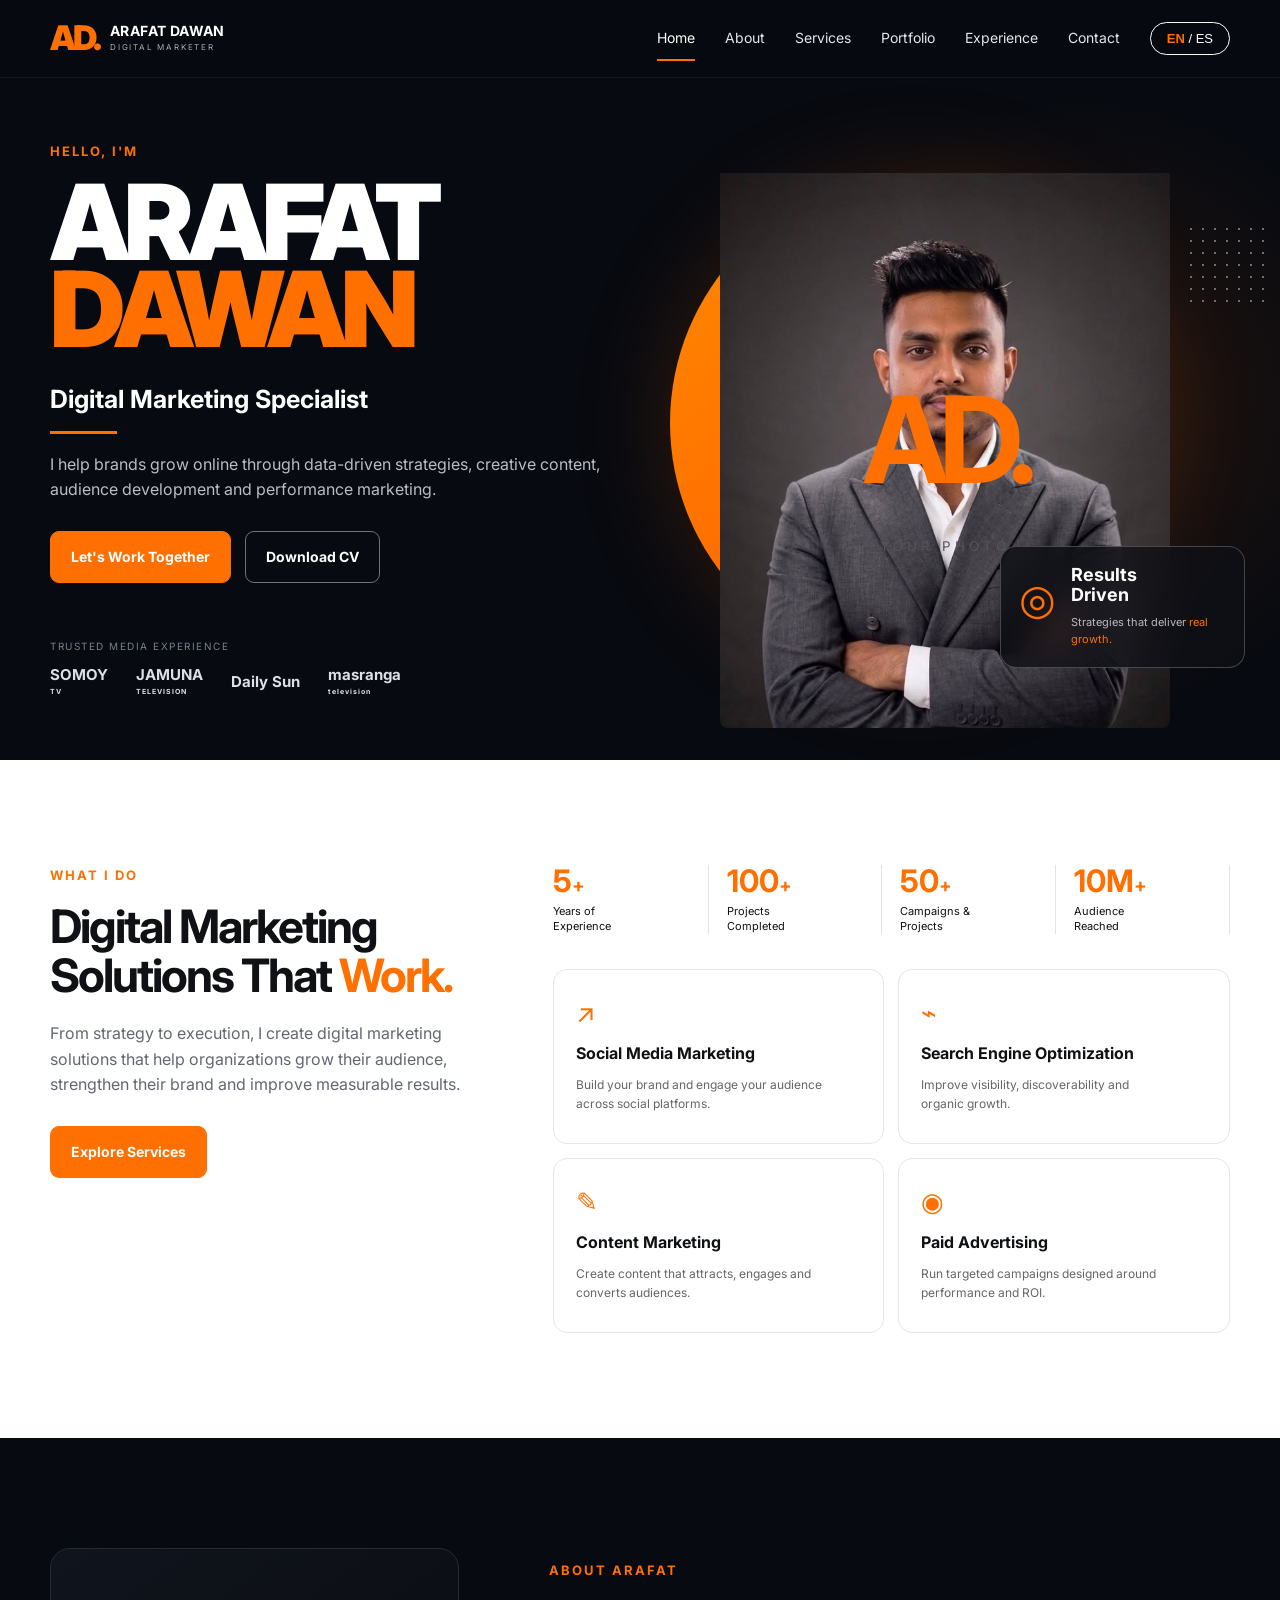
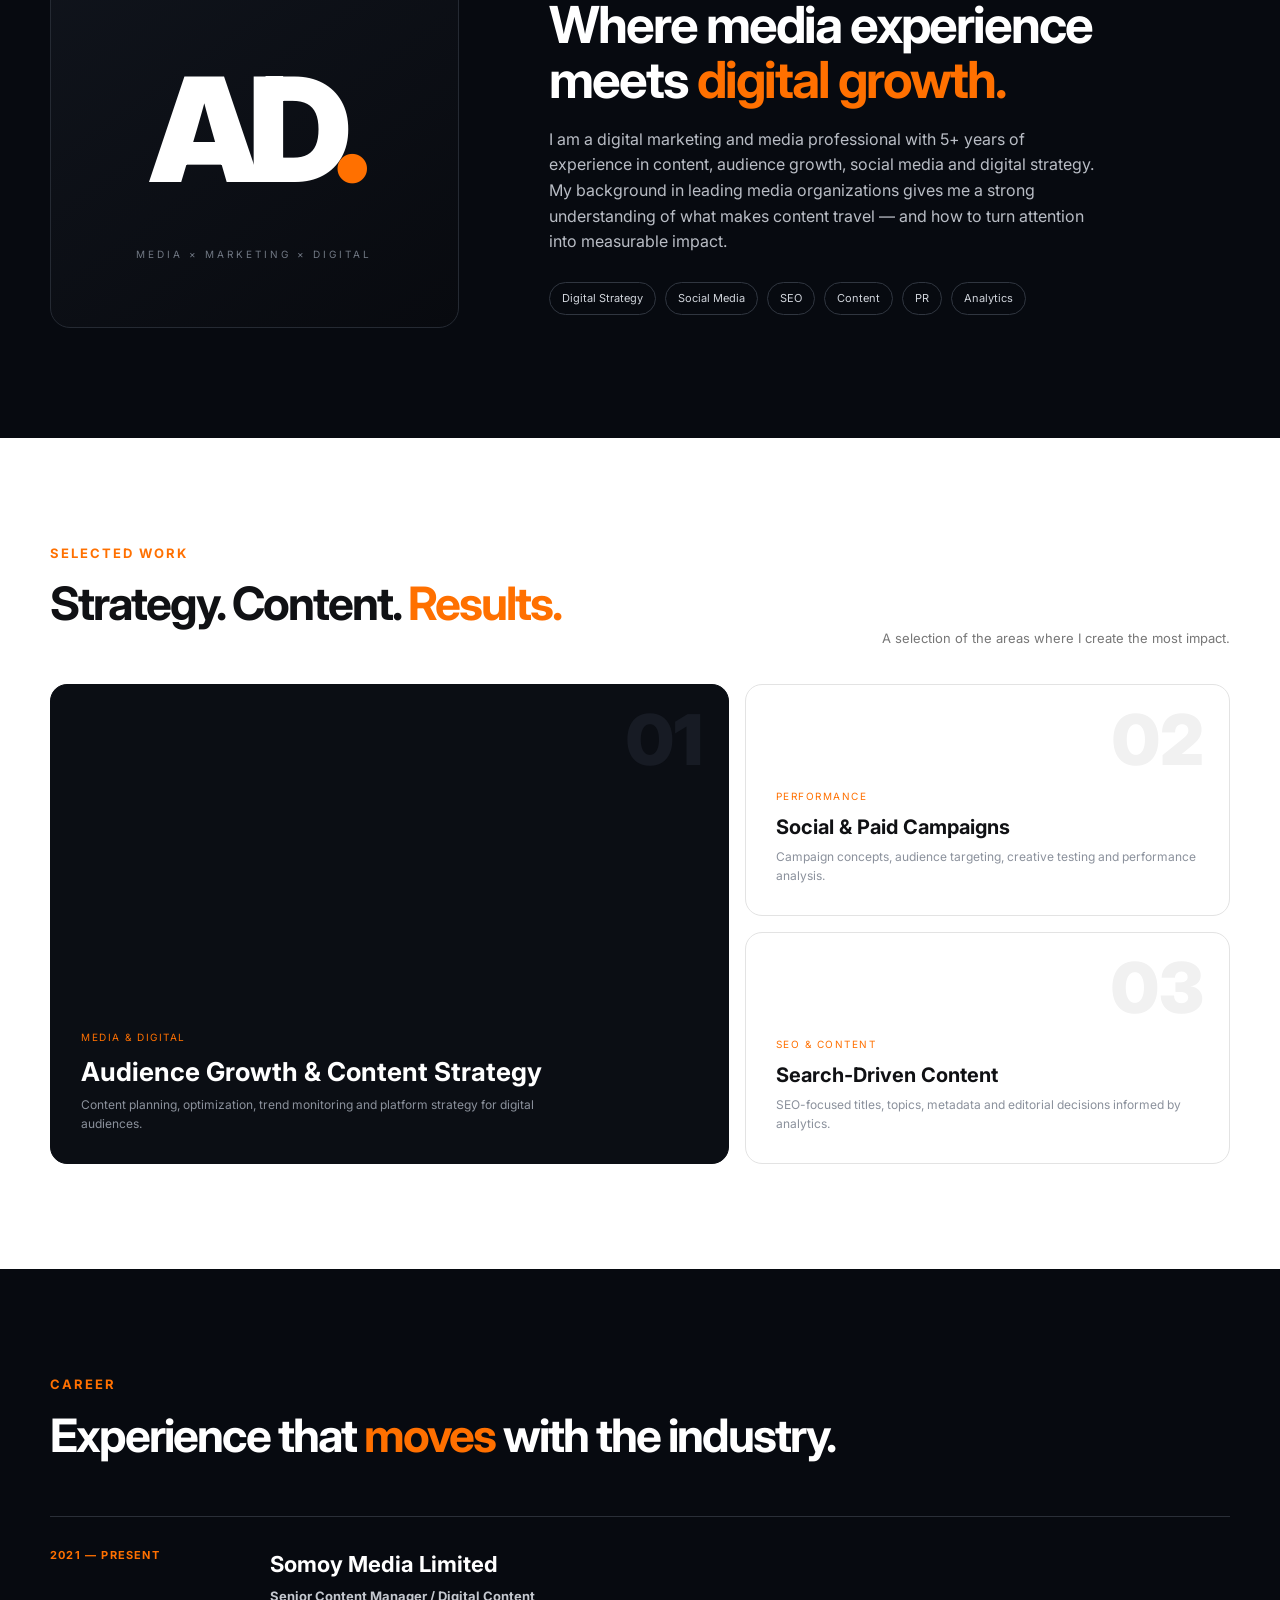
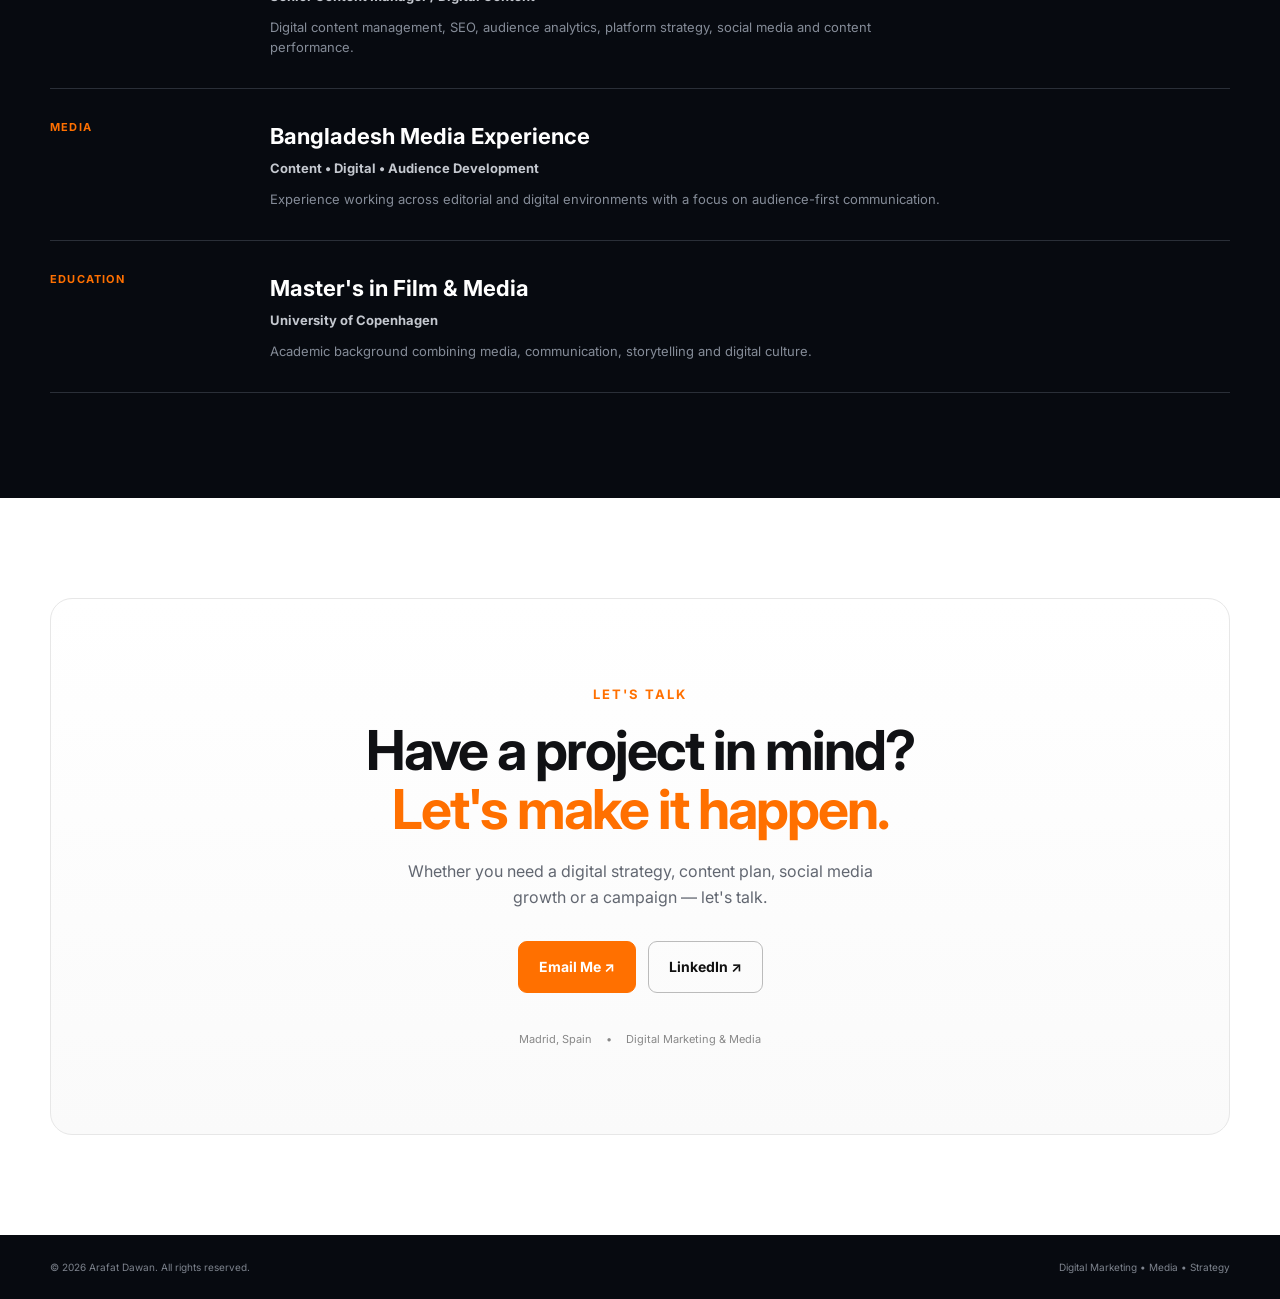
<file: Arafat_Dawan_Marketing_Portfolio/index.html>
<!DOCTYPE html>
<html lang="en">
<head>
  <meta charset="UTF-8">
  <meta name="viewport" content="width=device-width, initial-scale=1.0">
  <meta name="description" content="Arafat Dawan — Digital Marketing Specialist, Content Strategist and Media Professional.">
  <title>Arafat Dawan | Digital Marketing Specialist</title>
  <link rel="preconnect" href="https://fonts.googleapis.com">
  <link rel="preconnect" href="https://fonts.gstatic.com" crossorigin>
  <link href="https://fonts.googleapis.com/css2?family=Inter:wght@400;500;600;700;800;900&display=swap" rel="stylesheet">
  <link rel="stylesheet" href="assets/style.css">
</head>
<body>
  <div class="scroll-progress"></div>

  <header class="header">
    <a href="#home" class="brand">
      <span class="brand-mark">AD<span>.</span></span>
      <span><strong>ARAFAT DAWAN</strong><small data-i18n="brandRole">DIGITAL MARKETER</small></span>
    </a>
    <button class="menu-toggle" aria-label="Open menu"><span></span><span></span><span></span></button>
    <nav class="nav">
      <a href="#home" class="active" data-i18n="navHome">Home</a>
      <a href="#about" data-i18n="navAbout">About</a>
      <a href="#services" data-i18n="navServices">Services</a>
      <a href="#work" data-i18n="navWork">Portfolio</a>
      <a href="#experience" data-i18n="navExperience">Experience</a>
      <a href="#contact" data-i18n="navContact">Contact</a>
      <button class="lang-switch" id="langSwitch"><b>EN</b><span>/</span>ES</button>
    </nav>
  </header>

  <main>
    <section class="hero section-dark" id="home">
      <div class="hero-glow"></div>
      <div class="container hero-grid">
        <div class="hero-copy reveal">
          <p class="eyebrow" data-i18n="heroEyebrow">HELLO, I'M</p>
          <h1>ARAFAT<br><span>DAWAN</span></h1>
          <h2 data-i18n="heroTitle">Digital Marketing Specialist</h2>
          <div class="accent-line"></div>
          <p class="hero-text" data-i18n="heroText">I help brands grow online through data-driven strategies, creative content, audience development and performance marketing.</p>
          <div class="hero-actions">
            <a href="#contact" class="btn btn-primary" data-i18n="heroCta">Let's Work Together <span>↗</span></a>
            <a href="assets/Arafat_Dawan_CV.pdf" target="_blank" class="btn btn-outline" data-i18n="cvBtn">Download CV <span>↓</span></a>
          </div>
          <div class="trusted">
            <span data-i18n="trusted">TRUSTED MEDIA EXPERIENCE</span>
            <div class="logos">
              <b>SOMOY<br><small>TV</small></b>
              <b>JAMUNA<br><small>TELEVISION</small></b>
              <b>Daily Sun</b>
              <b>masranga<br><small>television</small></b>
            </div>
          </div>
        </div>

        <div class="hero-visual reveal">
          <div class="orb"></div>
          <div class="photo-frame">
            <img src="assets/arafat.jpg" alt="Arafat Dawan" onerror="this.style.display='none';this.parentElement.classList.add('photo-placeholder')">
            <div class="placeholder-content">
              <strong>AD<span>.</span></strong>
              <small>YOUR PHOTO</small>
            </div>
          </div>
          <div class="result-card">
            <div class="target">◎</div>
            <div><strong data-i18n="resultTitle">Results<br>Driven</strong><small data-i18n="resultText">Strategies that deliver <em>real growth.</em></small></div>
          </div>
          <div class="dots"></div>
        </div>
      </div>
    </section>

    <section class="services-intro section-light" id="services">
      <div class="container intro-grid">
        <div class="reveal">
          <p class="eyebrow orange" data-i18n="whatIDo">WHAT I DO</p>
          <h2 data-i18n="servicesTitle">Digital Marketing<br>Solutions That <span>Work.</span></h2>
          <p class="muted" data-i18n="servicesIntro">From strategy to execution, I create digital marketing solutions that help organizations grow their audience, strengthen their brand and improve measurable results.</p>
          <a href="#contact" class="btn btn-primary" data-i18n="exploreBtn">Explore Services <span>→</span></a>
        </div>
        <div class="stats-services reveal">
          <div class="stats">
            <div class="stat"><strong>5<span>+</span></strong><small data-i18n="stat1">Years of<br>Experience</small></div>
            <div class="stat"><strong>100<span>+</span></strong><small data-i18n="stat2">Projects<br>Completed</small></div>
            <div class="stat"><strong>50<span>+</span></strong><small data-i18n="stat3">Campaigns &<br>Projects</small></div>
            <div class="stat"><strong>10M<span>+</span></strong><small data-i18n="stat4">Audience<br>Reached</small></div>
          </div>
          <div class="service-cards">
            <article class="service-card"><span class="icon">↗</span><h3 data-i18n="s1">Social Media Marketing</h3><p data-i18n="s1p">Build your brand and engage your audience across social platforms.</p></article>
            <article class="service-card"><span class="icon">⌁</span><h3 data-i18n="s2">Search Engine Optimization</h3><p data-i18n="s2p">Improve visibility, discoverability and organic growth.</p></article>
            <article class="service-card"><span class="icon">✎</span><h3 data-i18n="s3">Content Marketing</h3><p data-i18n="s3p">Create content that attracts, engages and converts audiences.</p></article>
            <article class="service-card"><span class="icon">◉</span><h3 data-i18n="s4">Paid Advertising</h3><p data-i18n="s4p">Run targeted campaigns designed around performance and ROI.</p></article>
          </div>
        </div>
      </div>
    </section>

    <section class="about section-dark" id="about">
      <div class="container about-grid">
        <div class="about-card reveal"><span class="big-ad">AD<span>.</span></span><p>MEDIA × MARKETING × DIGITAL</p></div>
        <div class="reveal">
          <p class="eyebrow">ABOUT ARAFAT</p>
          <h2 data-i18n="aboutTitle">Where media experience meets <span>digital growth.</span></h2>
          <p class="hero-text" data-i18n="aboutText">I am a digital marketing and media professional with 5+ years of experience in content, audience growth, social media and digital strategy. My background in leading media organizations gives me a strong understanding of what makes content travel — and how to turn attention into measurable impact.</p>
          <div class="pill-row"><span>Digital Strategy</span><span>Social Media</span><span>SEO</span><span>Content</span><span>PR</span><span>Analytics</span></div>
        </div>
      </div>
    </section>

    <section class="work section-light" id="work">
      <div class="container">
        <div class="section-heading reveal">
          <div><p class="eyebrow orange">SELECTED WORK</p><h2 data-i18n="workTitle">Strategy. Content. <span>Results.</span></h2></div>
          <p data-i18n="workIntro">A selection of the areas where I create the most impact.</p>
        </div>
        <div class="work-grid">
          <article class="work-card large reveal"><div class="work-number">01</div><div><span>MEDIA & DIGITAL</span><h3 data-i18n="work1">Audience Growth & Content Strategy</h3><p data-i18n="work1p">Content planning, optimization, trend monitoring and platform strategy for digital audiences.</p></div></article>
          <article class="work-card reveal"><div class="work-number">02</div><div><span>PERFORMANCE</span><h3 data-i18n="work2">Social & Paid Campaigns</h3><p data-i18n="work2p">Campaign concepts, audience targeting, creative testing and performance analysis.</p></div></article>
          <article class="work-card reveal"><div class="work-number">03</div><div><span>SEO & CONTENT</span><h3 data-i18n="work3">Search-Driven Content</h3><p data-i18n="work3p">SEO-focused titles, topics, metadata and editorial decisions informed by analytics.</p></div></article>
        </div>
      </div>
    </section>

    <section class="experience section-dark" id="experience">
      <div class="container">
        <div class="section-heading reveal"><div><p class="eyebrow">CAREER</p><h2 data-i18n="expTitle">Experience that <span>moves</span> with the industry.</h2></div></div>
        <div class="timeline">
          <div class="timeline-item reveal"><div class="year">2021 — PRESENT</div><div><h3>Somoy Media Limited</h3><h4 data-i18n="role1">Senior Content Manager / Digital Content</h4><p data-i18n="role1p">Digital content management, SEO, audience analytics, platform strategy, social media and content performance.</p></div></div>
          <div class="timeline-item reveal"><div class="year">MEDIA</div><div><h3>Bangladesh Media Experience</h3><h4 data-i18n="role2">Content • Digital • Audience Development</h4><p data-i18n="role2p">Experience working across editorial and digital environments with a focus on audience-first communication.</p></div></div>
          <div class="timeline-item reveal"><div class="year">EDUCATION</div><div><h3 data-i18n="edu">M.Sc. / Master's in Film & Media</h3><h4>University of Copenhagen</h4><p data-i18n="edup">Academic background combining media, communication, storytelling and digital culture.</p></div></div>
        </div>
      </div>
    </section>

    <section class="contact section-light" id="contact">
      <div class="container contact-box reveal">
        <p class="eyebrow orange">LET'S TALK</p>
        <h2 data-i18n="contactTitle">Have a project in mind?<br><span>Let's make it happen.</span></h2>
        <p class="muted" data-i18n="contactText">Whether you need a digital strategy, content plan, social media growth or a campaign — let's talk.</p>
        <div class="contact-actions">
          <a href="mailto:hello@arafatdawan.info.bd" class="btn btn-primary">Email Me ↗</a>
          <a href="https://www.linkedin.com/" target="_blank" class="btn btn-outline">LinkedIn ↗</a>
        </div>
        <div class="contact-details"><span>Madrid, Spain</span><span>•</span><span>Digital Marketing & Media</span></div>
      </div>
    </section>
  </main>

  <footer><div class="container"><span>© 2026 Arafat Dawan. All rights reserved.</span><span>Digital Marketing • Media • Strategy</span></div></footer>
  <script src="assets/script.js"></script>
</body>
</html>
</file>
<file: Arafat_Dawan_Marketing_Portfolio/assets/style.css>
*{box-sizing:border-box;margin:0;padding:0}html{scroll-behavior:smooth}body{font-family:Inter,Arial,sans-serif;color:#101114;background:#fff;line-height:1.6}.container{width:min(1180px,calc(100% - 48px));margin:auto}.section-dark{background:#070a10;color:#fff;position:relative;overflow:hidden}.section-light{background:#fff}.header{height:78px;position:fixed;top:0;left:0;right:0;z-index:1000;display:flex;align-items:center;justify-content:space-between;padding:0 max(24px,calc((100vw - 1180px)/2));background:rgba(7,10,16,.78);backdrop-filter:blur(16px);border-bottom:1px solid rgba(255,255,255,.06)}.brand{display:flex;align-items:center;gap:11px;color:#fff;text-decoration:none}.brand-mark{font-size:34px;font-weight:900;letter-spacing:-3px;color:#ff7000}.brand-mark span,.brand span span{color:#ff7000}.brand strong{display:block;font-size:14px;line-height:1.1;letter-spacing:.4px}.brand small{display:block;font-size:8px;letter-spacing:1.8px;color:#a9adb5;margin-top:3px}.nav{display:flex;align-items:center;gap:30px}.nav a{color:#e6e7ea;text-decoration:none;font-size:14px;position:relative}.nav a:hover,.nav a.active{color:#fff}.nav a.active:after{content:"";position:absolute;left:0;right:0;bottom:-11px;height:2px;background:#ff7000}.lang-switch{border:1px solid #fff;background:transparent;color:#fff;border-radius:30px;padding:8px 16px;font-size:13px}.lang-switch b{color:#ff7000}.menu-toggle{display:none;background:none;border:0}.menu-toggle span{display:block;width:25px;height:2px;background:#fff;margin:5px}.scroll-progress{position:fixed;z-index:1100;top:0;left:0;width:0;height:3px;background:#ff7000}.hero{min-height:760px;padding-top:78px}.hero-grid{min-height:680px;display:grid;grid-template-columns:1fr 1fr;align-items:center;gap:40px}.hero-glow{position:absolute;width:650px;height:650px;border-radius:50%;background:radial-gradient(circle,rgba(255,102,0,.12),transparent 68%);right:-130px;top:80px}.eyebrow{font-size:13px;font-weight:700;letter-spacing:2px;color:#ff7000;margin-bottom:16px}.hero h1{font-size:clamp(72px,8.2vw,125px);line-height:.83;letter-spacing:-6px;font-weight:900}.hero h1 span{color:#ff7000}.hero h2{font-size:25px;margin-top:27px}.accent-line{height:3px;width:67px;background:#ff7000;margin:12px 0 18px}.hero-text{color:#b9bdc5;max-width:560px;font-size:16px}.hero-actions{display:flex;gap:14px;margin-top:28px}.btn{display:inline-flex;align-items:center;gap:18px;text-decoration:none;border-radius:9px;padding:14px 20px;font-size:14px;font-weight:700;transition:.25s}.btn span{font-size:19px}.btn-primary{background:#ff7000;color:#fff;border:1px solid #ff7000}.btn-primary:hover{transform:translateY(-2px);box-shadow:0 12px 30px rgba(255,112,0,.25)}.btn-outline{color:#fff;border:1px solid #6e737c}.section-light .btn-outline{color:#111;border-color:#bbb}.trusted{margin-top:55px}.trusted>span{display:block;color:#777f8b;font-size:10px;letter-spacing:1.5px;margin-bottom:14px}.logos{display:flex;align-items:center;gap:28px;color:#dce0e7}.logos b{font-size:15px;line-height:.9}.logos small{font-size:7px;letter-spacing:1px}.hero-visual{height:620px;position:relative;display:flex;align-items:flex-end;justify-content:center}.orb{position:absolute;width:490px;height:490px;border-radius:50%;background:linear-gradient(145deg,#ff8a00,#ff5400);right:70px;top:70px;box-shadow:0 0 100px rgba(255,102,0,.18)}.photo-frame{position:relative;z-index:2;width:450px;height:555px;overflow:hidden;border-radius:0 0 8px 8px;display:flex;align-items:center;justify-content:center}.photo-frame img{width:100%;height:100%;object-fit:cover;object-position:center top}.photo-placeholder{background:linear-gradient(145deg,#1b1f28,#080a0e)}.placeholder-content{display:flex;flex-direction:column;align-items:center;color:#555;position:absolute}.placeholder-content strong{font-size:120px;color:#ff7000;letter-spacing:-10px}.placeholder-content small{letter-spacing:4px}.result-card{position:absolute;z-index:3;right:-15px;bottom:60px;width:245px;padding:18px;border:1px solid rgba(255,255,255,.22);border-radius:16px;background:rgba(15,17,22,.82);backdrop-filter:blur(14px);display:flex;gap:15px}.target{font-size:42px;color:#ff7000}.result-card strong{font-size:18px;line-height:1.1;display:block}.result-card small{font-size:11px;color:#bbb;display:block;margin-top:9px}.result-card em{color:#ff7000;font-style:normal}.dots{position:absolute;width:80px;height:80px;right:-35px;top:115px;background-image:radial-gradient(#6c7077 1.5px,transparent 1.5px);background-size:12px 12px}.services-intro{padding:105px 0}.intro-grid{display:grid;grid-template-columns:.78fr 1.22fr;gap:70px}.services-intro h2,.section-heading h2,.about h2,.contact h2{font-size:46px;line-height:1.08;letter-spacing:-2px;margin-bottom:20px}.services-intro h2 span,.section-heading h2 span,.about h2 span,.contact h2 span{color:#ff7000}.muted{color:#626771;max-width:490px}.services-intro .btn{margin-top:28px}.stats{display:grid;grid-template-columns:repeat(4,1fr);gap:18px;margin-bottom:35px}.stat{border-right:1px solid #e3e3e3;padding-right:12px}.stat strong{display:block;color:#ff7000;font-size:31px;line-height:1}.stat strong span{font-size:19px}.stat small{font-size:11px;line-height:1.35;display:block;margin-top:8px}.service-cards{display:grid;grid-template-columns:repeat(2,1fr);gap:14px}.service-card{border:1px solid #e5e5e5;border-radius:14px;padding:22px;min-height:175px;transition:.25s}.service-card:hover{transform:translateY(-4px);box-shadow:0 16px 40px rgba(0,0,0,.07)}.icon{color:#ff7000;font-size:26px}.service-card h3{font-size:16px;margin:8px 0}.service-card p{font-size:12px;color:#666;max-width:250px}.about{padding:110px 0}.about-grid{display:grid;grid-template-columns:.75fr 1.25fr;align-items:center;gap:90px}.about-card{height:380px;border:1px solid #252a33;border-radius:20px;background:linear-gradient(145deg,#10141c,#080a0f);display:flex;align-items:center;justify-content:center;flex-direction:column}.big-ad{font-size:145px;font-weight:900;letter-spacing:-12px;color:#fff}.big-ad span{color:#ff7000}.about-card p{letter-spacing:3px;font-size:10px;color:#707783}.about h2{font-size:51px}.pill-row{display:flex;flex-wrap:wrap;gap:9px;margin-top:27px}.pill-row span{border:1px solid #303640;border-radius:30px;padding:7px 12px;font-size:11px;color:#d1d5dc}.work{padding:105px 0}.section-heading{display:flex;justify-content:space-between;align-items:end;margin-bottom:35px}.section-heading>p{max-width:360px;color:#777;font-size:13px}.work-grid{display:grid;grid-template-columns:1.4fr 1fr;gap:16px}.work-card{border:1px solid #e3e3e3;border-radius:17px;padding:30px;min-height:230px;position:relative;display:flex;flex-direction:column;justify-content:flex-end;overflow:hidden}.work-card.large{grid-row:span 2;min-height:480px;background:#0b0e14;color:#fff;border-color:#0b0e14}.work-card>div:last-child{position:relative;z-index:1}.work-card span{font-size:10px;letter-spacing:1.5px;color:#ff7000}.work-card h3{font-size:26px;line-height:1.15;margin:8px 0}.work-card p{font-size:12px;color:#8b919c;max-width:500px}.work-card:not(.large) h3{font-size:20px}.work-number{position:absolute;right:25px;top:20px;font-size:70px;font-weight:900;color:#f1f1f1;line-height:1}.large .work-number{color:#171b24}.experience{padding:105px 0}.timeline{margin-top:25px;border-top:1px solid #2a2f38}.timeline-item{display:grid;grid-template-columns:180px 1fr;gap:40px;padding:30px 0;border-bottom:1px solid #2a2f38}.year{color:#ff7000;font-size:11px;font-weight:700;letter-spacing:1.2px}.timeline h3{font-size:22px}.timeline h4{color:#c4c8cf;font-size:13px;margin:4px 0 10px}.timeline p{color:#858c98;font-size:13px;max-width:680px}.contact{padding:100px 0}.contact-box{text-align:center;border:1px solid #e7e7e7;border-radius:22px;padding:85px 30px;background:linear-gradient(180deg,#fff,#fafafa)}.contact h2{font-size:55px}.contact-box>.muted{margin:auto}.contact-actions{display:flex;justify-content:center;gap:12px;margin-top:30px}.contact-details{margin-top:38px;color:#888;font-size:11px;display:flex;justify-content:center;gap:14px}footer{background:#070a10;color:#7d838d;padding:24px 0;font-size:10px}footer .container{display:flex;justify-content:space-between}.reveal{opacity:0;transform:translateY(22px);transition:.7s ease}.reveal.visible{opacity:1;transform:none}@media(max-width:900px){.nav{gap:17px}.nav a{font-size:12px}.hero-grid,.intro-grid,.about-grid{grid-template-columns:1fr}.hero{padding-top:110px}.hero-grid{padding-bottom:50px}.hero-visual{height:500px}.orb{right:50%;transform:translateX(50%);width:390px;height:390px}.photo-frame{height:450px;width:360px}.result-card{right:5%;bottom:35px}.intro-grid{gap:45px}.about-grid{gap:45px}.work-grid{grid-template-columns:1fr}.work-card.large{grid-row:auto;min-height:350px}}@media(max-width:680px){.container{width:min(100% - 32px,1180px)}.header{height:68px}.menu-toggle{display:block}.nav{position:absolute;top:68px;left:0;right:0;background:#090c12;padding:20px 24px;display:none;flex-direction:column;align-items:flex-start}.nav.open{display:flex}.nav a.active:after{display:none}.hero h1{font-size:68px;letter-spacing:-4px}.hero h2{font-size:20px}.hero-text{font-size:14px}.hero-actions{flex-wrap:wrap}.logos{gap:15px;flex-wrap:wrap}.hero-visual{height:430px}.orb{width:320px;height:320px;top:55px}.photo-frame{width:300px;height:390px}.result-card{width:210px;right:0;bottom:25px}.services-intro,.about,.work,.experience,.contact{padding:75px 0}.services-intro h2,.section-heading h2,.about h2,.contact h2{font-size:36px}.stats{grid-template-columns:repeat(2,1fr);row-gap:25px}.stat:nth-child(2){border-right:0}.service-cards{grid-template-columns:1fr}.about-card{height:270px}.big-ad{font-size:100px}.timeline-item{grid-template-columns:1fr;gap:10px}.contact h2{font-size:38px}.contact-details{flex-direction:column}.contact-actions{flex-wrap:wrap}footer .container{flex-direction:column;gap:7px}}
</file>
